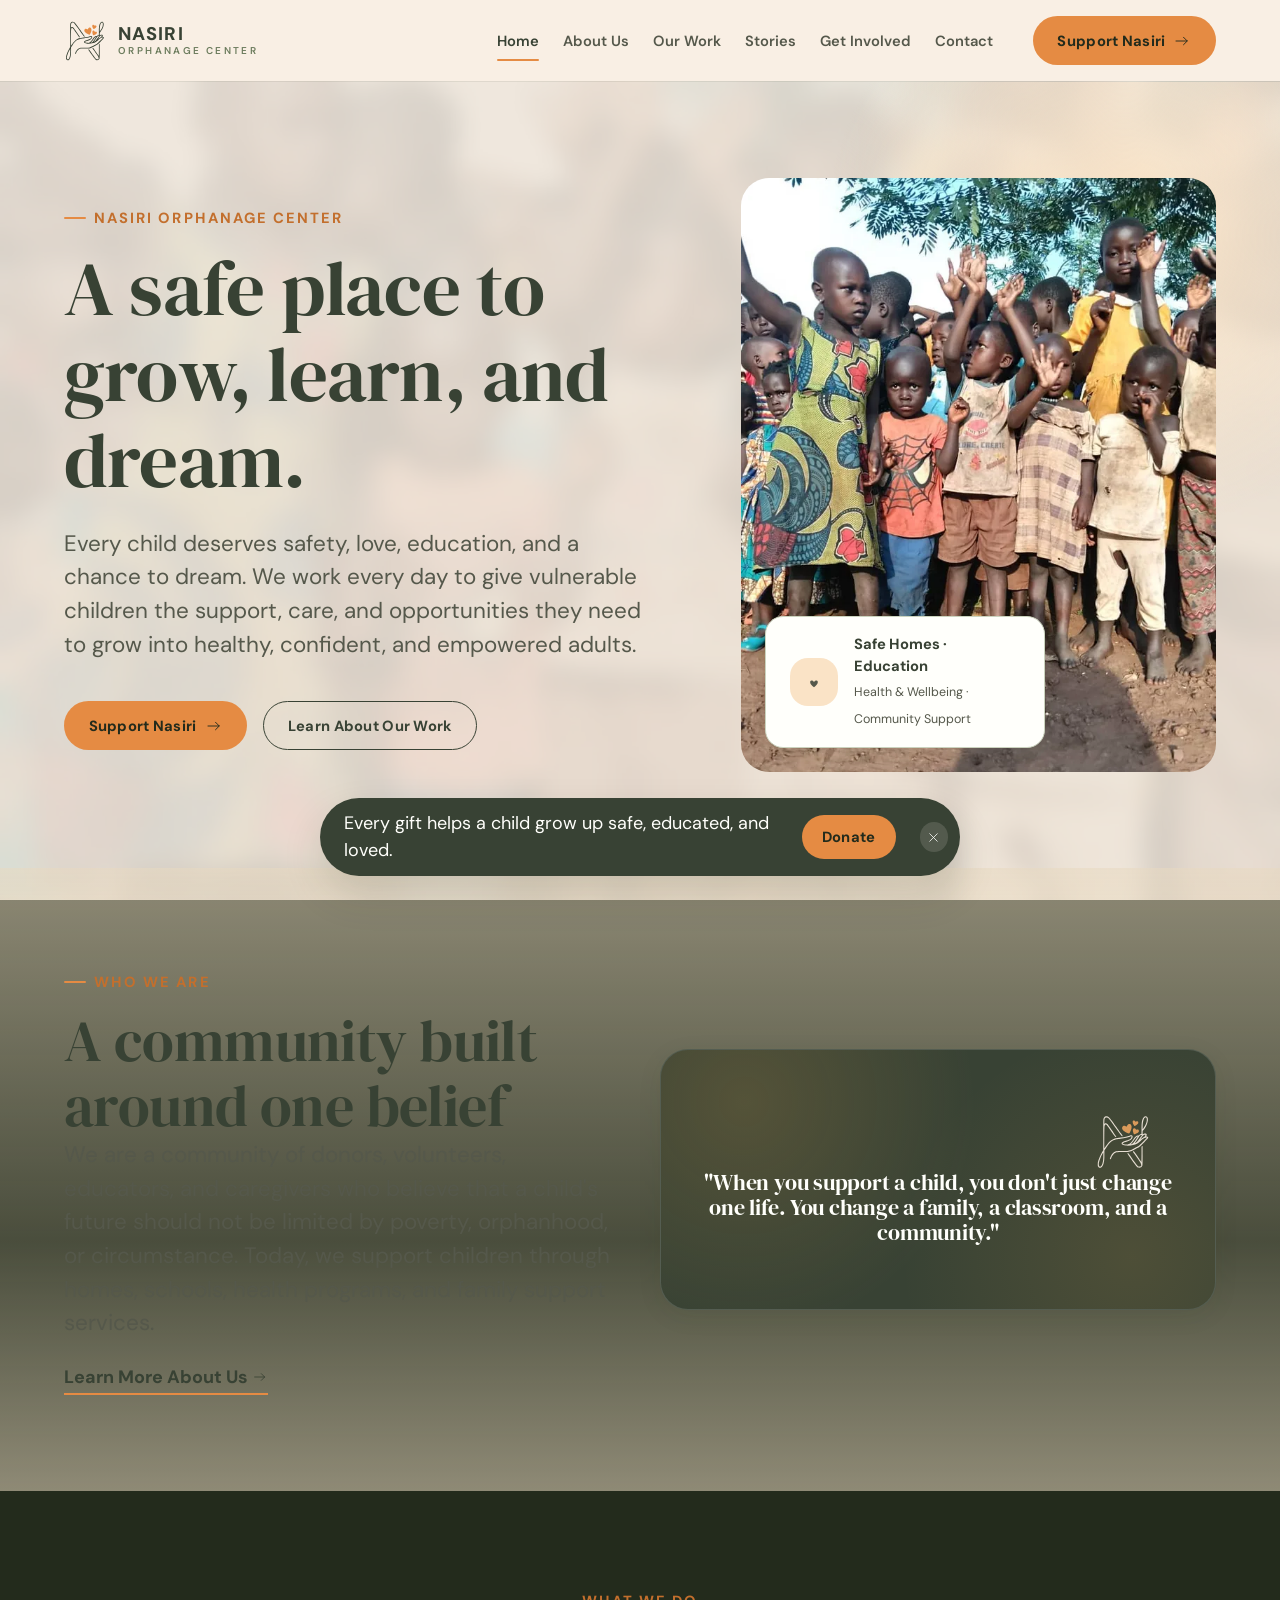
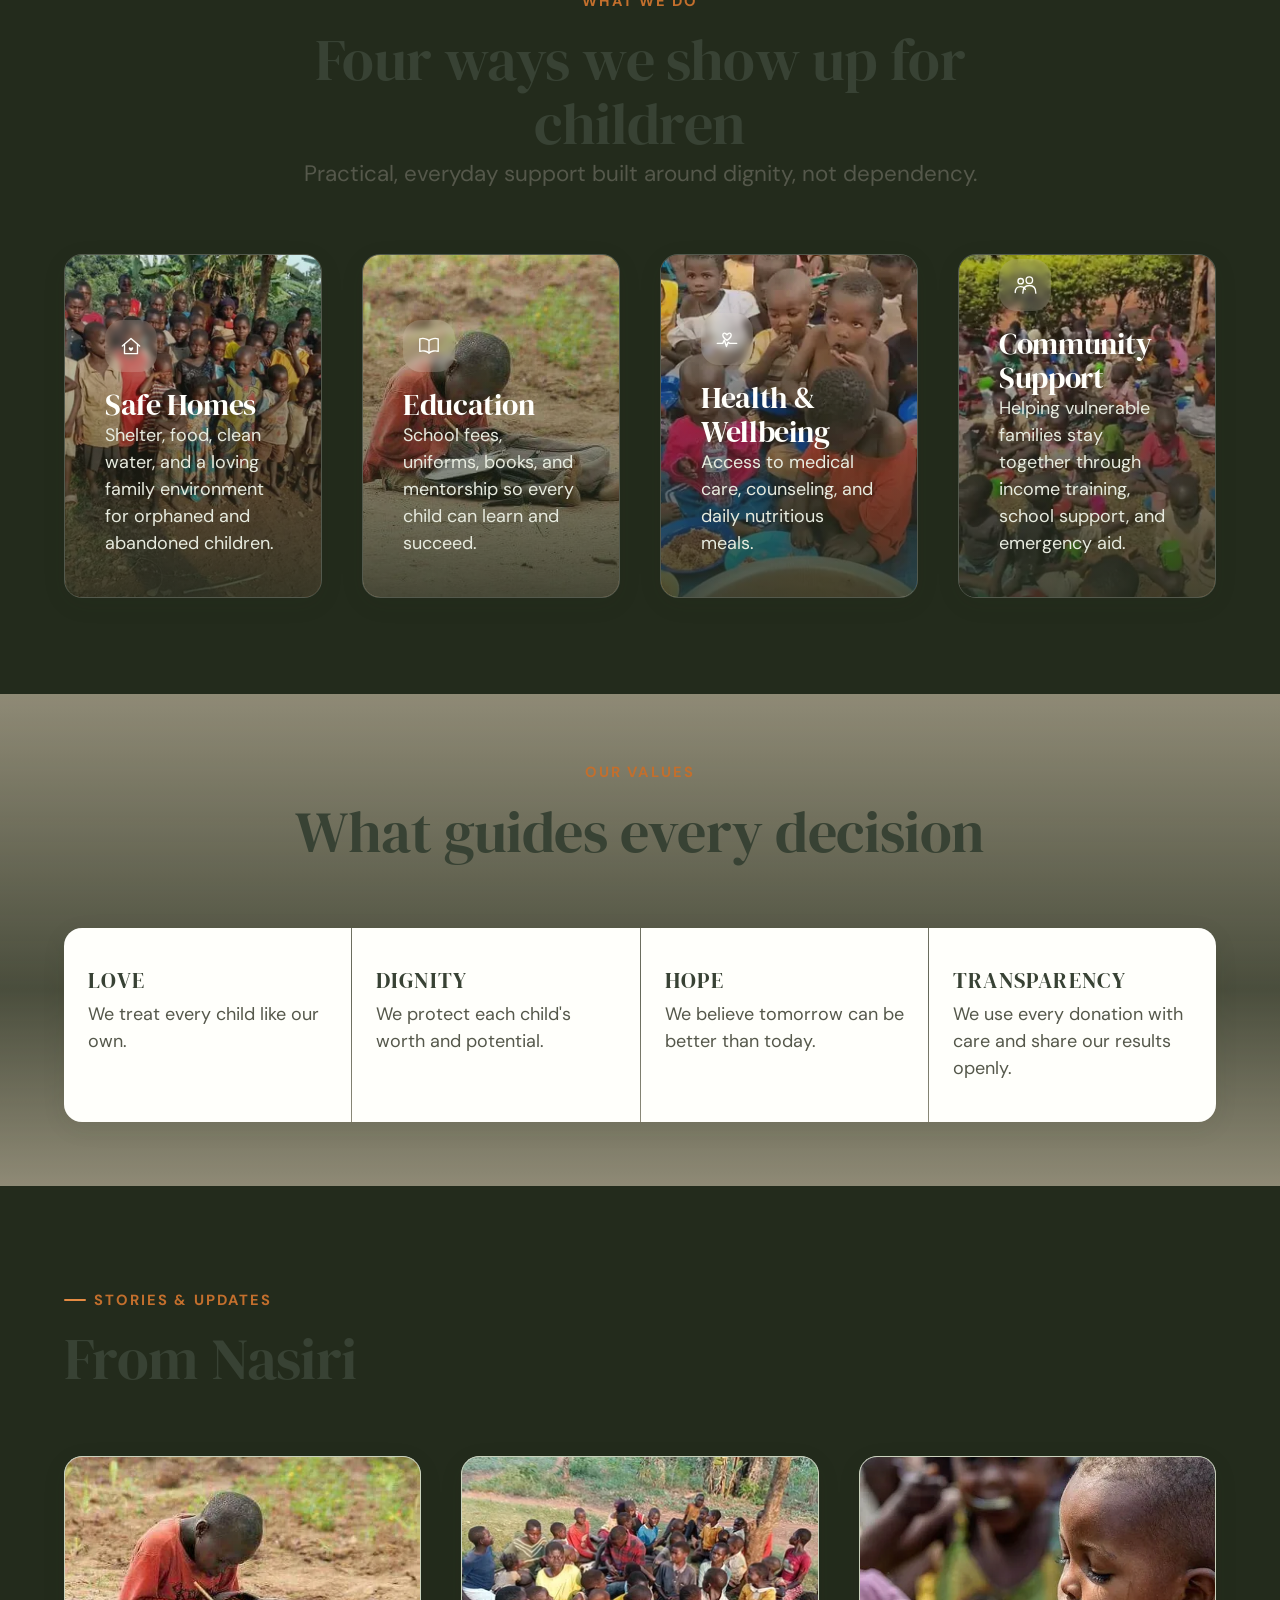
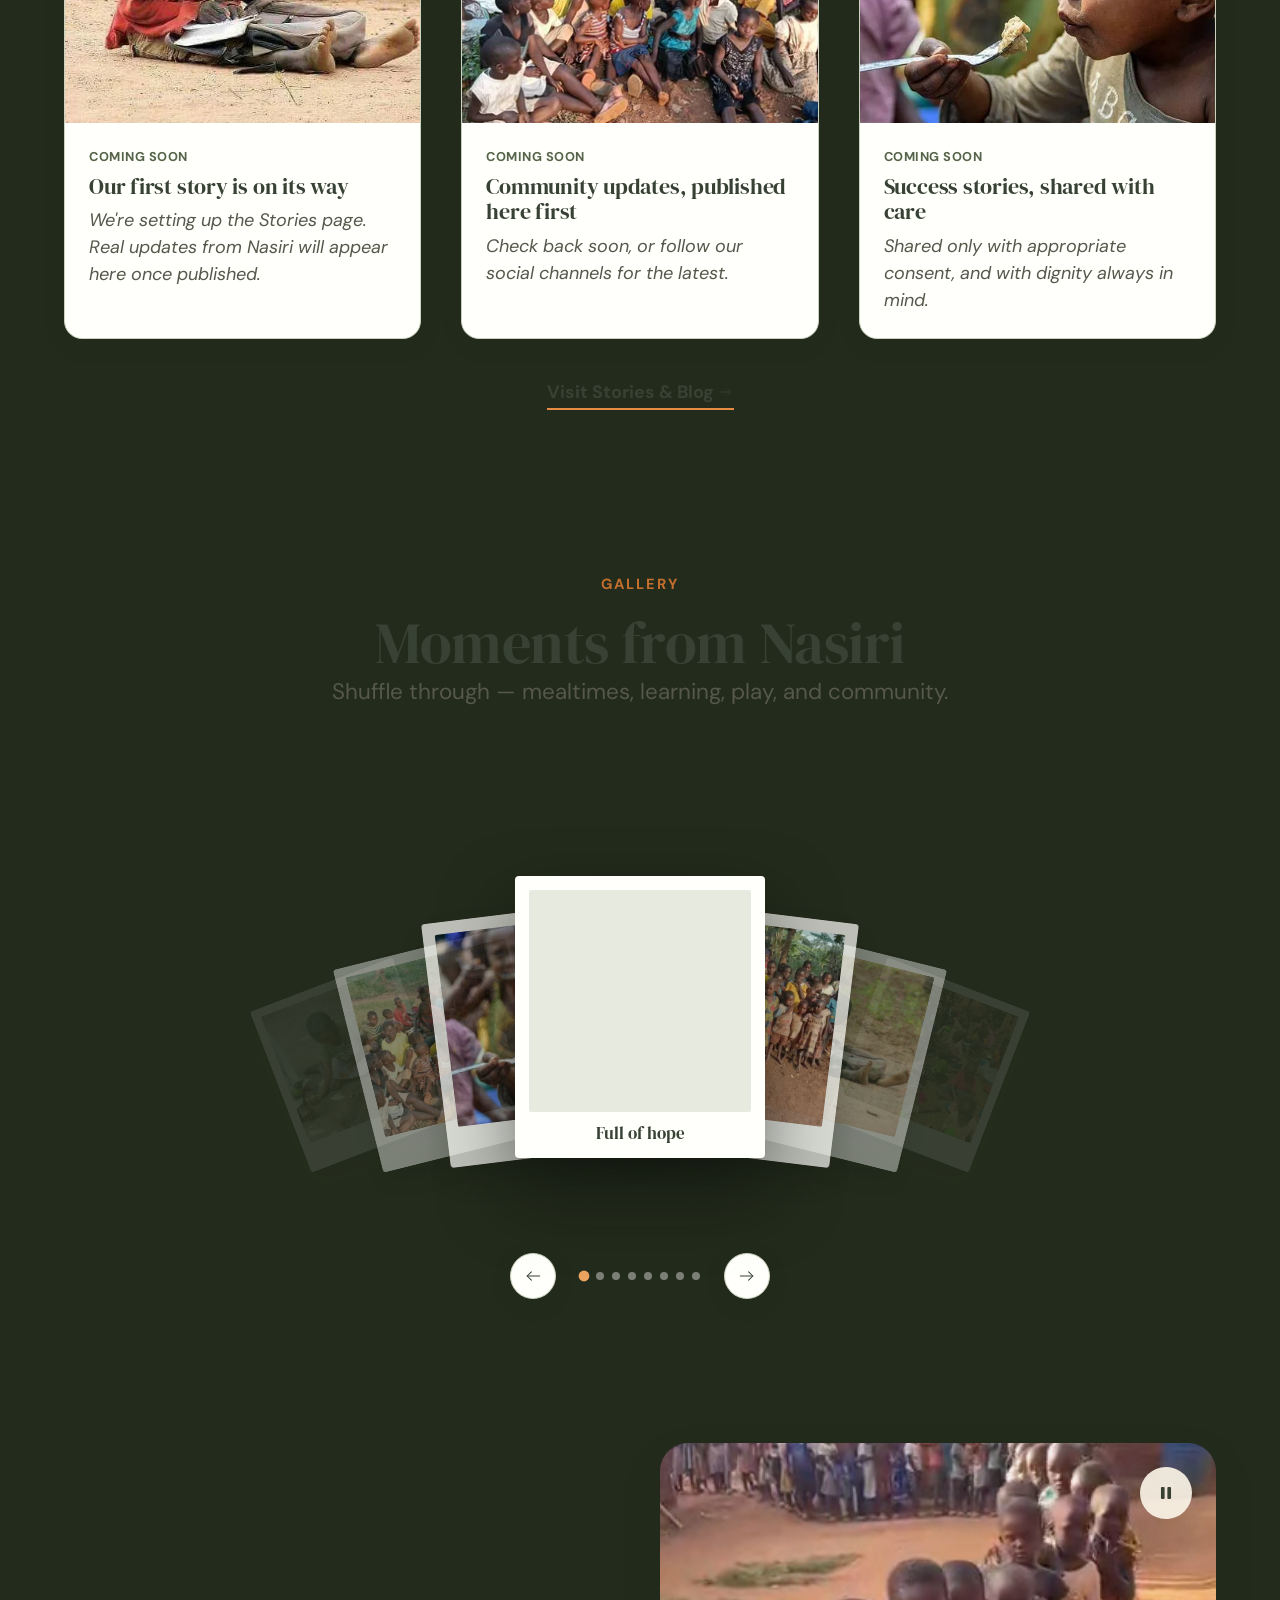
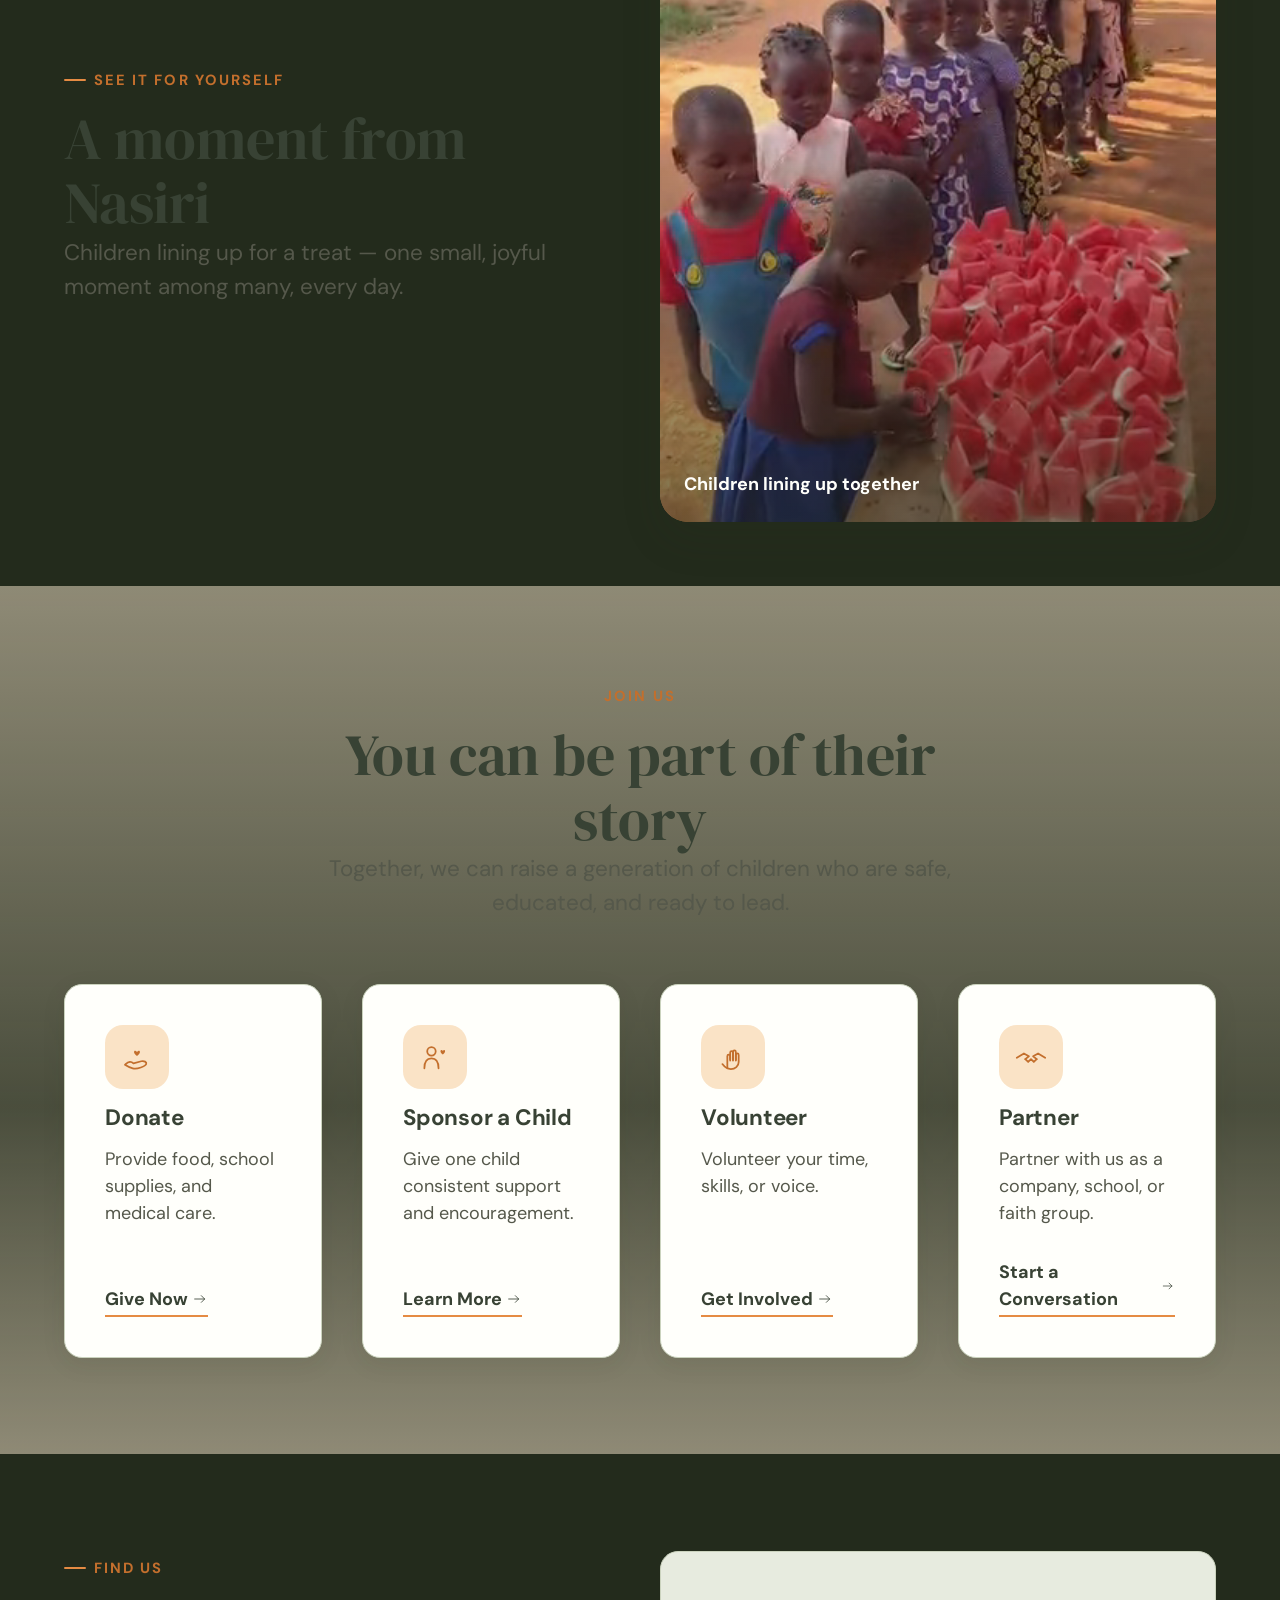
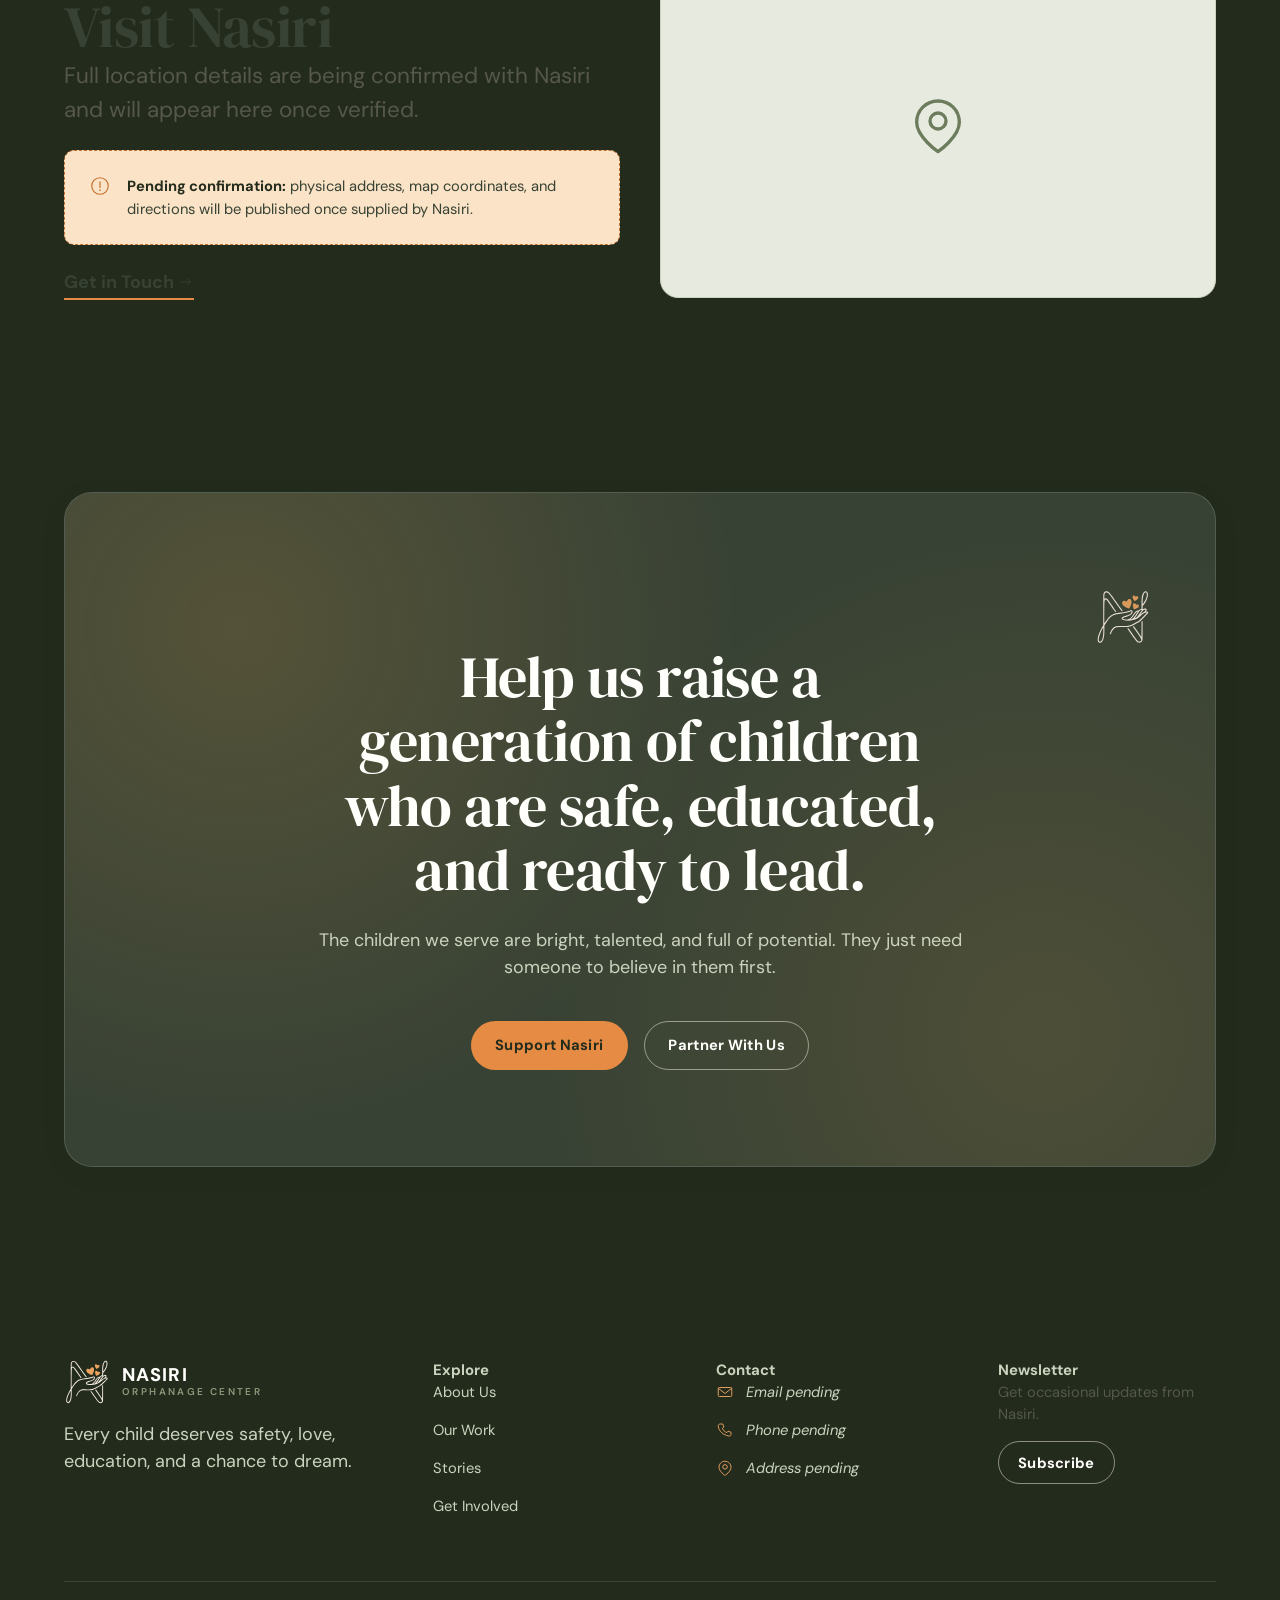
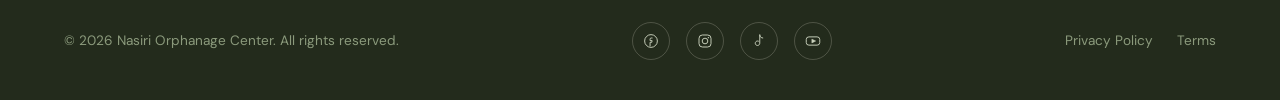
<file: index.html>
<!DOCTYPE html>
<html lang="en">
<head>
  <script>document.documentElement.classList.add("js");</script>
  <meta charset="UTF-8">
  <meta name="viewport" content="width=device-width, initial-scale=1.0">
  <title>Nasiri Orphanage Center — Safety, Love, Education, and a Chance to Dream</title>
  <meta name="description" content="Nasiri Orphanage Center gives vulnerable children safe homes, education, health care, and community support so they can grow into confident, empowered adults.">
  <meta property="og:title" content="Nasiri Orphanage Center">
  <meta property="og:description" content="Every child deserves safety, love, education, and a chance to dream.">
  <meta property="og:type" content="website">
  <meta property="og:image" content="assets/img/og-cover.jpg">
  <link rel="icon" type="image/svg+xml" href="assets/brand/favicon.svg">
  <link rel="preconnect" href="https://fonts.googleapis.com">
  <link rel="preconnect" href="https://fonts.gstatic.com" crossorigin>
  <link href="https://fonts.googleapis.com/css2?family=DM+Serif+Display&family=DM+Sans:wght@400;500;600;700;800&display=swap" rel="stylesheet">
  <link rel="stylesheet" href="css/styles.css">
  <link rel="preload" as="image" href="assets/img/bg/bg-home-lg.webp" fetchpriority="high">
</head>
<body>
  <div class="page-bg" style="background-image:url('assets/img/bg/bg-home-lg.webp')" aria-hidden="true"></div>
  <a class="skip-link" href="#main">Skip to content</a>

  <header class="site-header">
    <div class="wrap site-header__bar">
      <a href="index.html" class="brand">
        <span class="brand__mark"><img src="assets/brand/logo-mark.svg" alt="" width="42" height="42"></span>
        <span class="brand__word"><strong>NASIRI</strong><span>ORPHANAGE CENTER</span></span>
      </a>

      <button class="nav__toggle" data-nav-toggle aria-expanded="false" aria-controls="primary-nav" aria-label="Open menu">
        <svg class="icon" aria-hidden="true"><use href="assets/icons/icons.svg#icon-menu"></use></svg>
      </button>

      <nav class="nav" id="primary-nav" data-nav aria-label="Primary">
        <ul class="nav__list">
          <li><a href="index.html" aria-current="page">Home</a></li>
          <li><a href="about.html">About Us</a></li>
          <li><a href="our-work.html">Our Work</a></li>
          <li><a href="stories.html">Stories</a></li>
          <li><a href="donate.html">Get Involved</a></li>
          <li><a href="contact.html">Contact</a></li>
        </ul>
        <a href="donate.html" class="btn btn--accent nav__cta">
          Support Nasiri
          <svg class="icon" aria-hidden="true"><use href="assets/icons/icons.svg#icon-arrow-right"></use></svg>
        </a>
      </nav>
    </div>
  </header>
  <div class="nav__scrim" data-nav-scrim></div>

  <main id="main">

    <!-- HERO -->
    <section class="hero">
      <div class="wrap hero__grid">
        <div class="hero__copy" data-reveal>
          <span class="eyebrow">Nasiri Orphanage Center</span>
          <h1>A safe place to grow, learn, and dream.</h1>
          <p class="lede">Every child deserves safety, love, education, and a chance to dream. We work every day to give vulnerable children the support, care, and opportunities they need to grow into healthy, confident, and empowered adults.</p>
          <div class="hero__actions">
            <a href="donate.html" class="btn btn--accent">
              Support Nasiri
              <svg class="icon" aria-hidden="true"><use href="assets/icons/icons.svg#icon-arrow-right"></use></svg>
            </a>
            <a href="our-work.html" class="btn btn--outline">Learn About Our Work</a>
          </div>
        </div>

        <div class="hero__art" data-reveal>
          <img src="assets/img/hope-raised-hands-md.webp" srcset="assets/img/hope-raised-hands-sm.webp 480w, assets/img/hope-raised-hands-md.webp 900w" sizes="(max-width: 900px) 88vw, 500px" alt="Children at Nasiri joyfully raising their hands outdoors" width="768" height="1020" loading="eager" fetchpriority="high" style="width:100%;height:100%;object-fit:cover;">
          <div class="hero__badge">
            <span class="icon-badge icon-badge--accent">
              <svg class="icon" aria-hidden="true"><use href="assets/icons/icons.svg#icon-heart"></use></svg>
            </span>
            <div>
              <strong>Safe Homes · Education</strong>
              <span>Health &amp; Wellbeing · Community Support</span>
            </div>
          </div>
        </div>
      </div>
    </section>

    <!-- ABOUT PREVIEW -->
    <section class="section section--alt">
      <div class="wrap grid grid--2" style="align-items:center;">
        <div data-reveal>
          <span class="eyebrow">Who We Are</span>
          <h2>A community built around one belief</h2>
          <p class="lede">We are a community of donors, volunteers, educators, and caregivers who believe that a child's future should not be limited by poverty, orphanhood, or circumstance. Today, we support children through homes, schools, health programs, and family support services.</p>
          <a href="about.html" class="link-inline mt-md">
            Learn More About Us
            <svg class="icon" aria-hidden="true"><use href="assets/icons/icons.svg#icon-arrow-right"></use></svg>
          </a>
        </div>
        <div class="banner" data-reveal style="padding:var(--space-xl) var(--space-lg);">
          <img class="banner__mark" src="assets/brand/logo-mark-reversed.svg" alt="" width="56" height="56">
          <h3 style="color:var(--white); font-size: var(--step-1); position:relative;">"When you support a child, you don't just change one life. You change a family, a classroom, and a community."</h3>
        </div>
      </div>
    </section>

    <!-- WHAT WE DO -->
    <section class="section" id="what-we-do">
      <div class="wrap">
        <div class="section-head center" data-reveal>
          <span class="eyebrow">What We Do</span>
          <h2>Four ways we show up for children</h2>
          <p class="lede" style="margin-inline:auto;">Practical, everyday support built around dignity, not dependency.</p>
        </div>
        <div class="grid grid--4" data-reveal-group>
          <article class="photo-card" data-reveal>
            <img src="assets/img/community-group-1-md.webp" srcset="assets/img/community-group-1-sm.webp 480w, assets/img/community-group-1-md.webp 900w, assets/img/community-group-1-lg.webp 1600w" sizes="(max-width: 768px) 90vw, 480px" alt="Children gathered together at Nasiri" loading="lazy" decoding="async">
            <span class="icon-badge"><svg class="icon" aria-hidden="true"><use href="assets/icons/icons.svg#icon-home"></use></svg></span>
            <h3>Safe Homes</h3>
            <p>Shelter, food, clean water, and a loving family environment for orphaned and abandoned children.</p>
          </article>
          <article class="photo-card" data-reveal>
            <img src="assets/img/education-notebook-md.webp" srcset="assets/img/education-notebook-sm.webp 480w, assets/img/education-notebook-md.webp 900w, assets/img/education-notebook-lg.webp 1600w" sizes="(max-width: 768px) 90vw, 480px" alt="A child writing in a notebook" loading="lazy" decoding="async">
            <span class="icon-badge"><svg class="icon" aria-hidden="true"><use href="assets/icons/icons.svg#icon-education"></use></svg></span>
            <h3>Education</h3>
            <p>School fees, uniforms, books, and mentorship so every child can learn and succeed.</p>
          </article>
          <article class="photo-card" data-reveal>
            <img src="assets/img/mealtime-closeup-md.webp" srcset="assets/img/mealtime-closeup-sm.webp 480w, assets/img/mealtime-closeup-md.webp 900w, assets/img/mealtime-closeup-lg.webp 1600w" sizes="(max-width: 768px) 90vw, 480px" alt="A child enjoying a meal" loading="lazy" decoding="async">
            <span class="icon-badge"><svg class="icon" aria-hidden="true"><use href="assets/icons/icons.svg#icon-health"></use></svg></span>
            <h3>Health &amp; Wellbeing</h3>
            <p>Access to medical care, counseling, and daily nutritious meals.</p>
          </article>
          <article class="photo-card" data-reveal>
            <img src="assets/img/group-mealtime-md.webp" srcset="assets/img/group-mealtime-sm.webp 480w, assets/img/group-mealtime-md.webp 900w, assets/img/group-mealtime-lg.webp 1600w" sizes="(max-width: 768px) 90vw, 480px" alt="A large group of children sharing a meal together" loading="lazy" decoding="async">
            <span class="icon-badge"><svg class="icon" aria-hidden="true"><use href="assets/icons/icons.svg#icon-community"></use></svg></span>
            <h3>Community Support</h3>
            <p>Helping vulnerable families stay together through income training, school support, and emergency aid.</p>
          </article>
        </div>
      </div>
    </section>

    <!-- VALUES STRIP -->
    <section class="section section--tight section--alt">
      <div class="wrap">
        <div class="section-head center" data-reveal>
          <span class="eyebrow">Our Values</span>
          <h2>What guides every decision</h2>
        </div>
        <div class="values-strip" data-reveal>
          <div class="values-strip__item value-card">
            <h4>Love</h4>
            <p>We treat every child like our own.</p>
          </div>
          <div class="values-strip__item value-card">
            <h4>Dignity</h4>
            <p>We protect each child's worth and potential.</p>
          </div>
          <div class="values-strip__item value-card">
            <h4>Hope</h4>
            <p>We believe tomorrow can be better than today.</p>
          </div>
          <div class="values-strip__item value-card">
            <h4>Transparency</h4>
            <p>We use every donation with care and share our results openly.</p>
          </div>
        </div>
      </div>
    </section>

    <!-- STORIES PREVIEW -->
    <section class="section">
      <div class="wrap">
        <div class="section-head" data-reveal>
          <span class="eyebrow">Stories &amp; Updates</span>
          <h2>From Nasiri</h2>
        </div>
        <div class="grid grid--3" data-reveal-group>
          <div class="media-card" data-reveal>
            <div class="media-card__figure">
              <img src="assets/img/education-notebook-md.webp" srcset="assets/img/education-notebook-sm.webp 480w, assets/img/education-notebook-md.webp 900w, assets/img/education-notebook-lg.webp 1600w" sizes="(max-width: 768px) 90vw, 480px" alt="A child writing in a notebook" loading="lazy" decoding="async">
            </div>
            <div class="media-card__body">
              <span class="media-card__meta">Coming Soon</span>
              <h3>Our first story is on its way</h3>
              <p class="placeholder-text">We're setting up the Stories page. Real updates from Nasiri will appear here once published.</p>
            </div>
          </div>
          <div class="media-card" data-reveal>
            <div class="media-card__figure">
              <img src="assets/img/community-gathering-md.webp" srcset="assets/img/community-gathering-sm.webp 480w, assets/img/community-gathering-md.webp 900w, assets/img/community-gathering-lg.webp 1600w" sizes="(max-width: 768px) 90vw, 480px" alt="Children gathered together at Nasiri" loading="lazy" decoding="async">
            </div>
            <div class="media-card__body">
              <span class="media-card__meta">Coming Soon</span>
              <h3>Community updates, published here first</h3>
              <p class="placeholder-text">Check back soon, or follow our social channels for the latest.</p>
            </div>
          </div>
          <div class="media-card" data-reveal>
            <div class="media-card__figure">
              <img src="assets/img/mealtime-fork-md.webp" srcset="assets/img/mealtime-fork-sm.webp 480w, assets/img/mealtime-fork-md.webp 900w, assets/img/mealtime-fork-lg.webp 1600w" sizes="(max-width: 768px) 90vw, 480px" alt="A child enjoying a meal" loading="lazy" decoding="async">
            </div>
            <div class="media-card__body">
              <span class="media-card__meta">Coming Soon</span>
              <h3>Success stories, shared with care</h3>
              <p class="placeholder-text">Shared only with appropriate consent, and with dignity always in mind.</p>
            </div>
          </div>
        </div>
        <div class="text-center mt-lg" data-reveal>
          <a href="stories.html" class="link-inline">
            Visit Stories &amp; Blog
            <svg class="icon" aria-hidden="true"><use href="assets/icons/icons.svg#icon-arrow-right"></use></svg>
          </a>
        </div>
      </div>
    </section>

    <!-- GALLERY: Polaroid Shuffle -->
    <section class="section section--tight">
      <div class="wrap">
        <div class="section-head center" data-reveal>
          <span class="eyebrow">Gallery</span>
          <h2>Moments from Nasiri</h2>
          <p class="lede" style="margin-inline:auto;">Shuffle through — mealtimes, learning, play, and community.</p>
        </div>
      </div>
      <div class="polaroid-carousel" data-polaroid-carousel data-reveal>
        <div class="polaroid-stage" data-polaroid-stage tabindex="0" role="group" aria-roledescription="carousel" aria-label="Nasiri moments, use arrow keys to browse">

          <button class="polaroid" type="button">
            <span class="polaroid__photo"><img src="assets/img/hope-raised-hands-sm.webp" srcset="assets/img/hope-raised-hands-sm.webp 480w, assets/img/hope-raised-hands-md.webp 900w" sizes="250px" alt="Children joyfully raising their hands" loading="lazy" decoding="async"></span>
            <span class="polaroid__caption">Full of hope</span>
          </button>

          <button class="polaroid" type="button">
            <span class="polaroid__photo"><img src="assets/img/community-group-1-sm.webp" srcset="assets/img/community-group-1-sm.webp 480w, assets/img/community-group-1-md.webp 900w" sizes="250px" alt="A large group of children together at Nasiri" loading="lazy" decoding="async"></span>
            <span class="polaroid__caption">Our community</span>
          </button>

          <button class="polaroid" type="button">
            <span class="polaroid__photo"><img src="assets/img/education-notebook-sm.webp" srcset="assets/img/education-notebook-sm.webp 480w, assets/img/education-notebook-md.webp 900w" sizes="250px" alt="A child writing in a notebook outdoors" loading="lazy" decoding="async"></span>
            <span class="polaroid__caption">Learning every day</span>
          </button>

          <button class="polaroid" type="button">
            <span class="polaroid__photo"><img src="assets/img/group-mealtime-sm.webp" srcset="assets/img/group-mealtime-sm.webp 480w, assets/img/group-mealtime-md.webp 900w" sizes="250px" alt="Children sharing a meal together outdoors" loading="lazy" decoding="async"></span>
            <span class="polaroid__caption">Sharing a meal</span>
          </button>

          <button class="polaroid" type="button">
            <span class="polaroid__photo"><img src="assets/img/joyful-run-sm.webp" srcset="assets/img/joyful-run-sm.webp 480w, assets/img/joyful-run-md.webp 900w" sizes="250px" alt="A child running joyfully" loading="lazy" decoding="async"></span>
            <span class="polaroid__caption">Pure joy</span>
          </button>

          <button class="polaroid" type="button">
            <span class="polaroid__photo"><img src="assets/img/children-playing-game-sm.webp" srcset="assets/img/children-playing-game-sm.webp 480w, assets/img/children-playing-game-md.webp 900w" sizes="250px" alt="Children playing a traditional game together" loading="lazy" decoding="async"></span>
            <span class="polaroid__caption">Time to play</span>
          </button>

          <button class="polaroid" type="button">
            <span class="polaroid__photo"><img src="assets/img/community-gathering-sm.webp" srcset="assets/img/community-gathering-sm.webp 480w, assets/img/community-gathering-md.webp 900w" sizes="250px" alt="Children gathered together outdoors" loading="lazy" decoding="async"></span>
            <span class="polaroid__caption">Together</span>
          </button>

          <button class="polaroid" type="button">
            <span class="polaroid__photo"><img src="assets/img/mealtime-fork-sm.webp" srcset="assets/img/mealtime-fork-sm.webp 480w, assets/img/mealtime-fork-md.webp 900w" sizes="250px" alt="A child enjoying a meal" loading="lazy" decoding="async"></span>
            <span class="polaroid__caption">Nourished</span>
          </button>

        </div>
        <div class="polaroid-carousel__controls">
          <button class="carousel__btn carousel__btn--prev" data-polaroid-prev aria-label="Previous photo">
            <svg class="icon" aria-hidden="true"><use href="assets/icons/icons.svg#icon-arrow-right"></use></svg>
          </button>
          <div class="polaroid-dots" data-polaroid-dots></div>
          <button class="carousel__btn carousel__btn--next" data-polaroid-next aria-label="Next photo">
            <svg class="icon" aria-hidden="true"><use href="assets/icons/icons.svg#icon-arrow-right"></use></svg>
          </button>
        </div>
      </div>
    </section>

    <!-- VIDEO MOMENT -->
    <section class="section section--tight">
      <div class="wrap grid grid--2" style="align-items:center;">
        <div data-reveal>
          <span class="eyebrow">See It For Yourself</span>
          <h2>A moment from Nasiri</h2>
          <p class="lede">Children lining up for a treat — one small, joyful moment among many, every day.</p>
        </div>
        <div class="video-feature" data-video-feature data-reveal>
          <video poster="assets/video/poster-watermelon.webp" muted loop playsinline preload="metadata">
            <source src="assets/video/watermelon-moment.webm" type="video/webm">
            <source src="assets/video/watermelon-moment.mp4" type="video/mp4">
          </video>
          <p class="video-feature__caption">Children lining up together</p>
          <button class="video-feature__toggle" data-video-toggle aria-label="Play video">
            <svg class="icon icon-play" aria-hidden="true"><use href="assets/icons/icons.svg#icon-play"></use></svg>
            <svg class="icon icon-pause" aria-hidden="true"><use href="assets/icons/icons.svg#icon-pause"></use></svg>
          </button>
        </div>
      </div>
    </section>

    <!-- GET INVOLVED -->
    <section class="section section--alt" id="get-involved">
      <div class="wrap">
        <div class="section-head center" data-reveal>
          <span class="eyebrow">Join Us</span>
          <h2>You can be part of their story</h2>
          <p class="lede" style="margin-inline:auto;">Together, we can raise a generation of children who are safe, educated, and ready to lead.</p>
        </div>
        <div class="grid grid--4" data-reveal-group>
          <div class="action-tile" data-reveal>
            <span class="icon-badge icon-badge--accent"><svg class="icon" aria-hidden="true"><use href="assets/icons/icons.svg#icon-donate"></use></svg></span>
            <h4>Donate</h4>
            <p>Provide food, school supplies, and medical care.</p>
            <div class="action-tile__foot"><a href="donate.html" class="link-inline">Give Now <svg class="icon" aria-hidden="true"><use href="assets/icons/icons.svg#icon-arrow-right"></use></svg></a></div>
          </div>
          <div class="action-tile" data-reveal>
            <span class="icon-badge icon-badge--accent"><svg class="icon" aria-hidden="true"><use href="assets/icons/icons.svg#icon-sponsor"></use></svg></span>
            <h4>Sponsor a Child</h4>
            <p>Give one child consistent support and encouragement.</p>
            <div class="action-tile__foot"><a href="donate.html#sponsor" class="link-inline">Learn More <svg class="icon" aria-hidden="true"><use href="assets/icons/icons.svg#icon-arrow-right"></use></svg></a></div>
          </div>
          <div class="action-tile" data-reveal>
            <span class="icon-badge icon-badge--accent"><svg class="icon" aria-hidden="true"><use href="assets/icons/icons.svg#icon-volunteer"></use></svg></span>
            <h4>Volunteer</h4>
            <p>Volunteer your time, skills, or voice.</p>
            <div class="action-tile__foot"><a href="donate.html#volunteer" class="link-inline">Get Involved <svg class="icon" aria-hidden="true"><use href="assets/icons/icons.svg#icon-arrow-right"></use></svg></a></div>
          </div>
          <div class="action-tile" data-reveal>
            <span class="icon-badge icon-badge--accent"><svg class="icon" aria-hidden="true"><use href="assets/icons/icons.svg#icon-partner"></use></svg></span>
            <h4>Partner</h4>
            <p>Partner with us as a company, school, or faith group.</p>
            <div class="action-tile__foot"><a href="donate.html#partner" class="link-inline">Start a Conversation <svg class="icon" aria-hidden="true"><use href="assets/icons/icons.svg#icon-arrow-right"></use></svg></a></div>
          </div>
        </div>
      </div>
    </section>

    <!-- LOCATION -->
    <section class="section">
      <div class="wrap grid grid--2" style="align-items:center;">
        <div data-reveal>
          <span class="eyebrow">Find Us</span>
          <h2>Visit Nasiri</h2>
          <p class="lede">Full location details are being confirmed with Nasiri and will appear here once verified.</p>
          <div class="notice mt-md">
            <svg class="icon" aria-hidden="true"><use href="assets/icons/icons.svg#icon-alert"></use></svg>
            <span><strong>Pending confirmation:</strong> physical address, map coordinates, and directions will be published once supplied by Nasiri.</span>
          </div>
          <a href="contact.html" class="link-inline mt-md">
            Get in Touch
            <svg class="icon" aria-hidden="true"><use href="assets/icons/icons.svg#icon-arrow-right"></use></svg>
          </a>
        </div>
        <div class="map-frame" data-reveal style="display:grid; place-items:center; background:var(--sage-100);">
          <div class="placeholder-figure" style="color:var(--sage-500);">
            <svg class="icon" aria-hidden="true" style="width:64px;height:64px;"><use href="assets/icons/icons.svg#icon-location"></use></svg>
          </div>
        </div>
      </div>
    </section>

    <!-- FINAL CTA -->
    <section class="section">
      <div class="wrap">
        <div class="banner" data-reveal>
          <img class="banner__mark" src="assets/brand/logo-mark-reversed.svg" alt="" width="56" height="56">
          <h2>Help us raise a generation of children who are safe, educated, and ready to lead.</h2>
          <p>The children we serve are bright, talented, and full of potential. They just need someone to believe in them first.</p>
          <div class="hero__actions" style="justify-content:center; margin-top: var(--space-lg); position:relative;">
            <a href="donate.html" class="btn btn--accent">Support Nasiri</a>
            <a href="contact.html" class="btn btn--ghost-light">Partner With Us</a>
          </div>
        </div>
      </div>
    </section>

  </main>

  <footer class="site-footer" id="footer">
    <div class="wrap">
      <div class="footer__grid">
        <div class="footer__brand">
          <a href="index.html" class="brand">
            <span class="brand__mark"><img src="assets/brand/logo-mark-reversed.svg" alt="" width="46" height="46"></span>
            <span class="brand__word"><strong>NASIRI</strong><span>ORPHANAGE CENTER</span></span>
          </a>
          <p>Every child deserves safety, love, education, and a chance to dream.</p>
        </div>
        <div class="footer__col">
          <h5>Explore</h5>
          <ul class="footer__list">
            <li><a href="about.html">About Us</a></li>
            <li><a href="our-work.html">Our Work</a></li>
            <li><a href="stories.html">Stories</a></li>
            <li><a href="donate.html">Get Involved</a></li>
          </ul>
        </div>
        <div class="footer__col">
          <h5>Contact</h5>
          <ul class="footer__list">
            <li><svg class="icon" aria-hidden="true"><use href="assets/icons/icons.svg#icon-mail"></use></svg><span class="placeholder-text">Email pending</span></li>
            <li><svg class="icon" aria-hidden="true"><use href="assets/icons/icons.svg#icon-phone"></use></svg><span class="placeholder-text">Phone pending</span></li>
            <li><svg class="icon" aria-hidden="true"><use href="assets/icons/icons.svg#icon-location"></use></svg><span class="placeholder-text">Address pending</span></li>
          </ul>
        </div>
        <div class="footer__col">
          <h5>Newsletter</h5>
          <p style="font-size:var(--step--1); margin-bottom:var(--space-sm);">Get occasional updates from Nasiri.</p>
          <a href="contact.html#newsletter" class="btn btn--sm btn--ghost-light">Subscribe</a>
        </div>
      </div>
      <div class="footer__bottom">
        <span>&copy; <span data-year>2026</span> Nasiri Orphanage Center. All rights reserved.</span>
        <div class="footer__socials">
          <a href="#" aria-label="Facebook"><svg class="icon" aria-hidden="true"><use href="assets/icons/icons.svg#icon-facebook"></use></svg></a>
          <a href="#" aria-label="Instagram"><svg class="icon" aria-hidden="true"><use href="assets/icons/icons.svg#icon-instagram"></use></svg></a>
          <a href="#" aria-label="TikTok"><svg class="icon" aria-hidden="true"><use href="assets/icons/icons.svg#icon-tiktok"></use></svg></a>
          <a href="#" aria-label="YouTube"><svg class="icon" aria-hidden="true"><use href="assets/icons/icons.svg#icon-youtube"></use></svg></a>
        </div>
        <div class="footer__legal">
          <a href="privacy.html">Privacy Policy</a>
          <a href="terms.html">Terms</a>
        </div>
      </div>
    </div>
  </footer>

  <div class="donate-bar" data-donate-bar hidden>
    <span>Every gift helps a child grow up safe, educated, and loved.</span>
    <a href="donate.html" class="btn btn--accent btn--sm">Donate</a>
    <button class="donate-bar__close" data-donate-bar-close aria-label="Dismiss">
      <svg class="icon" aria-hidden="true"><use href="assets/icons/icons.svg#icon-close"></use></svg>
    </button>
  </div>

  <script src="js/main.js"></script>
</body>
</html>
</file>
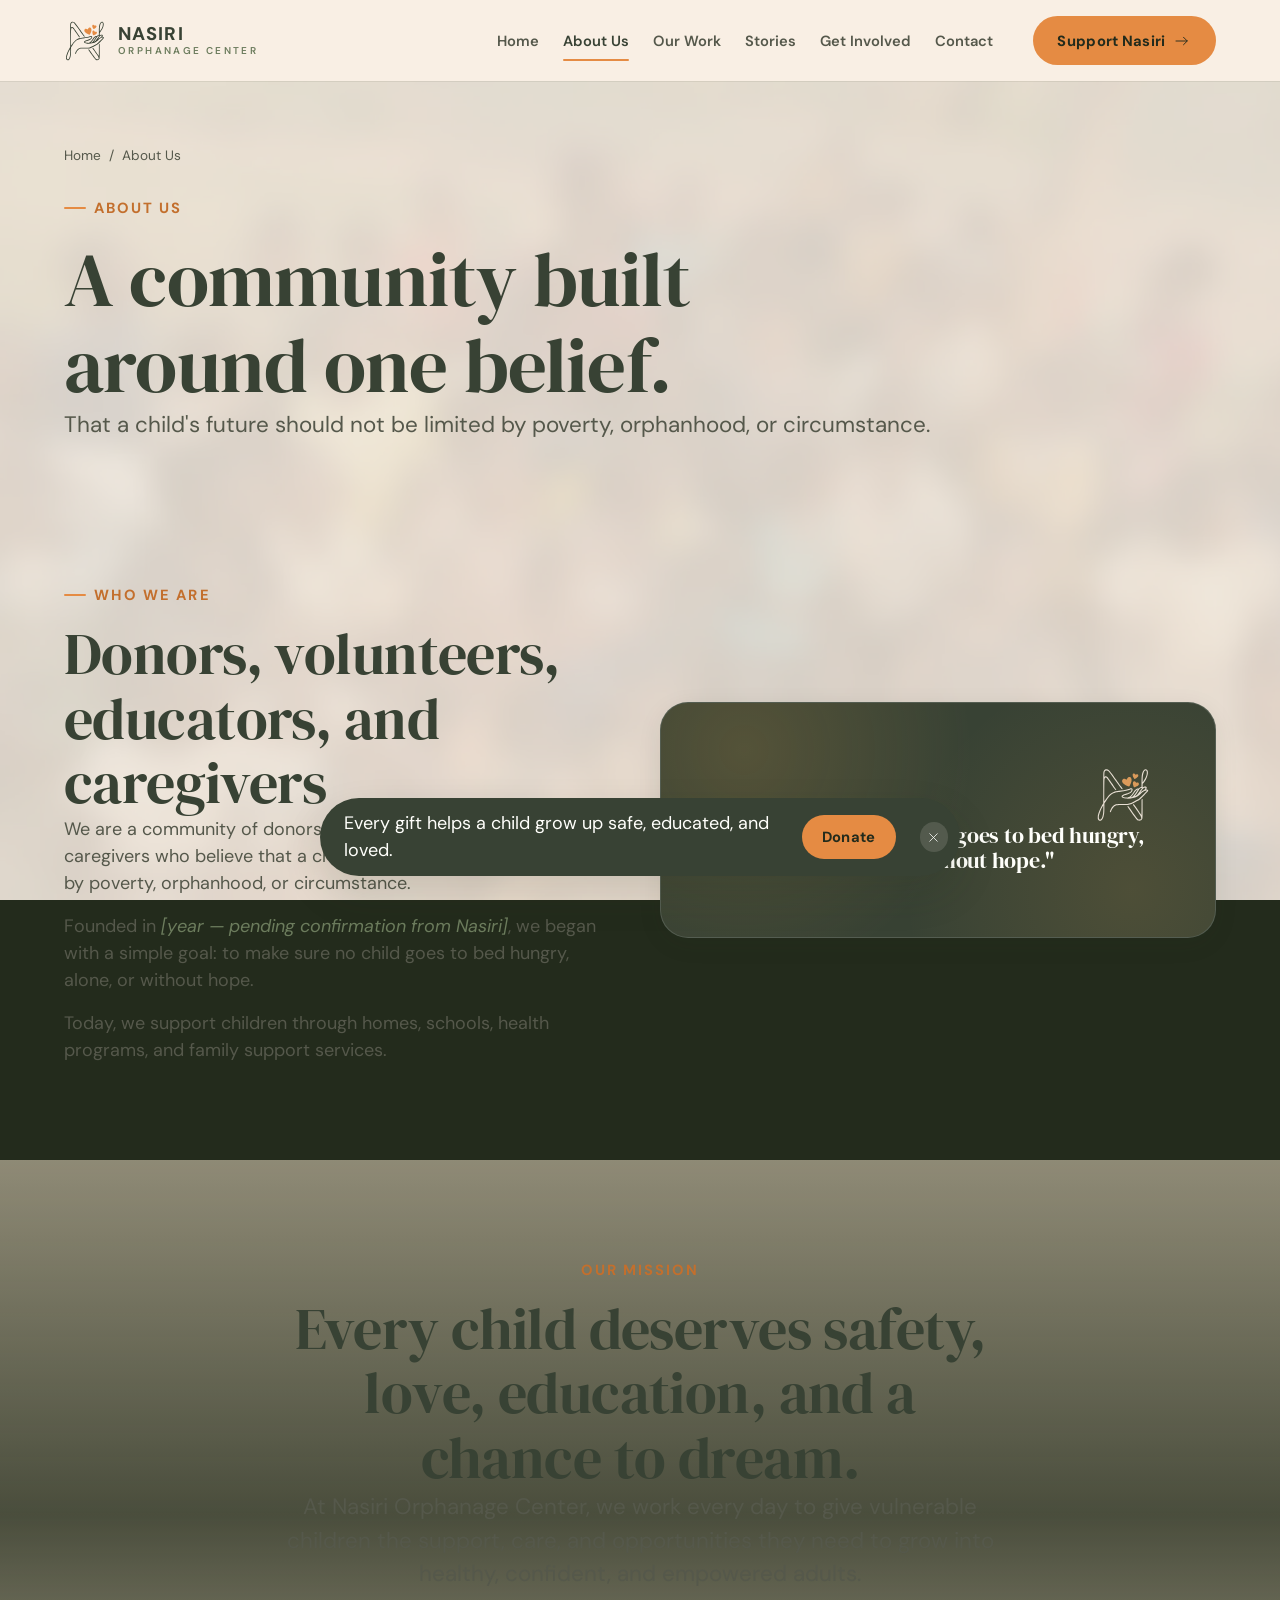
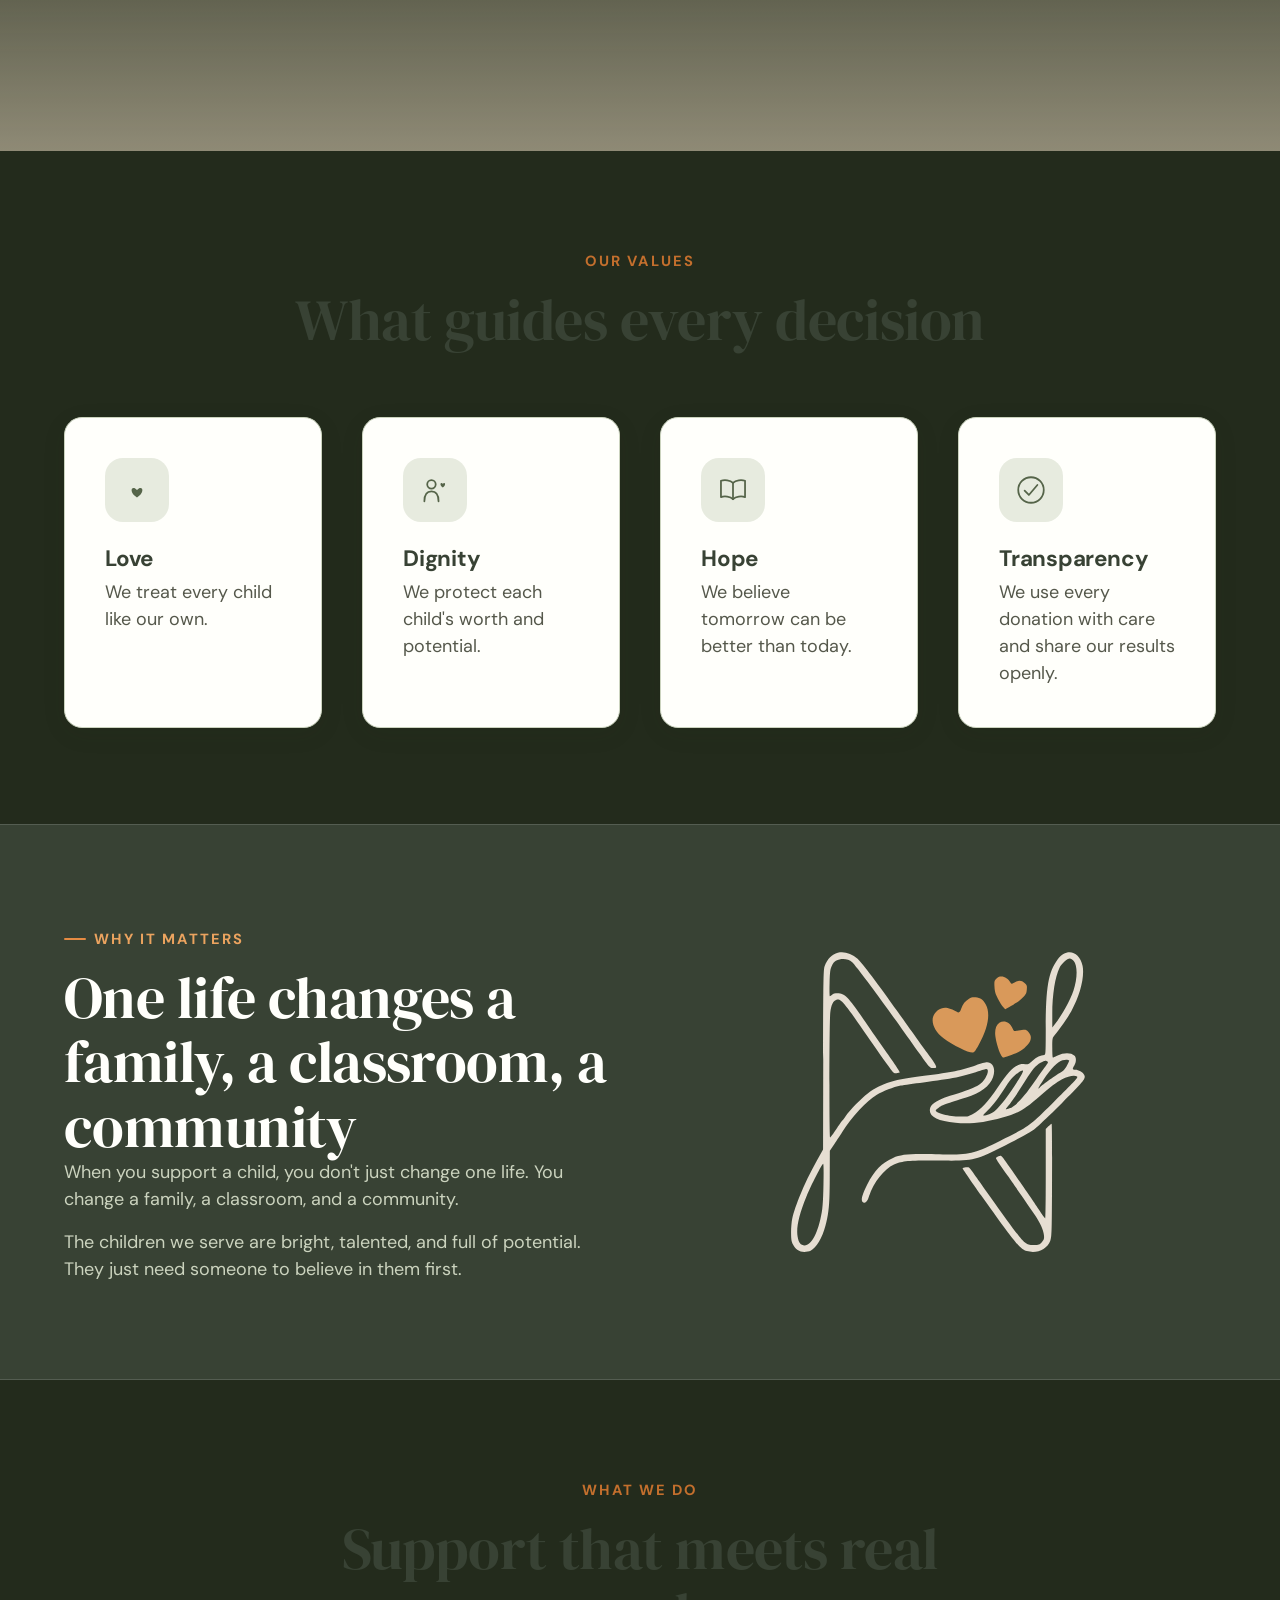
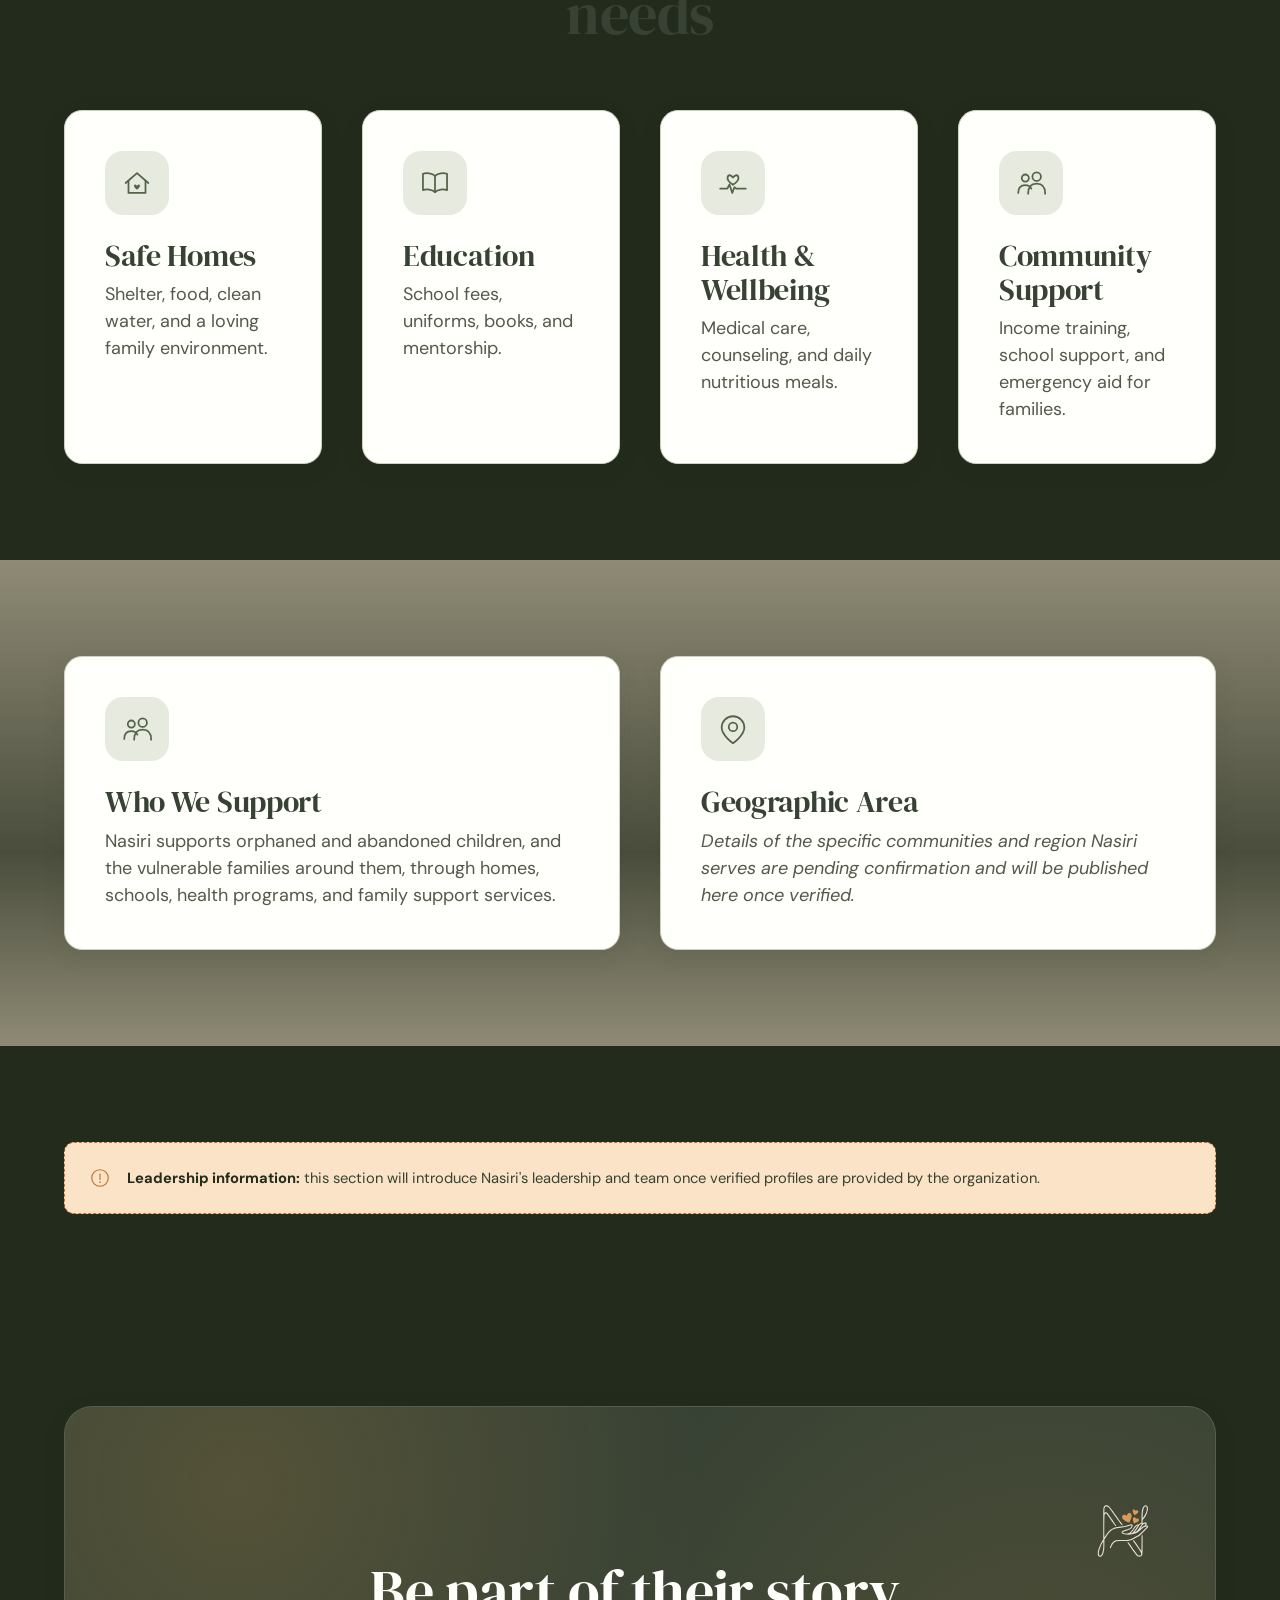
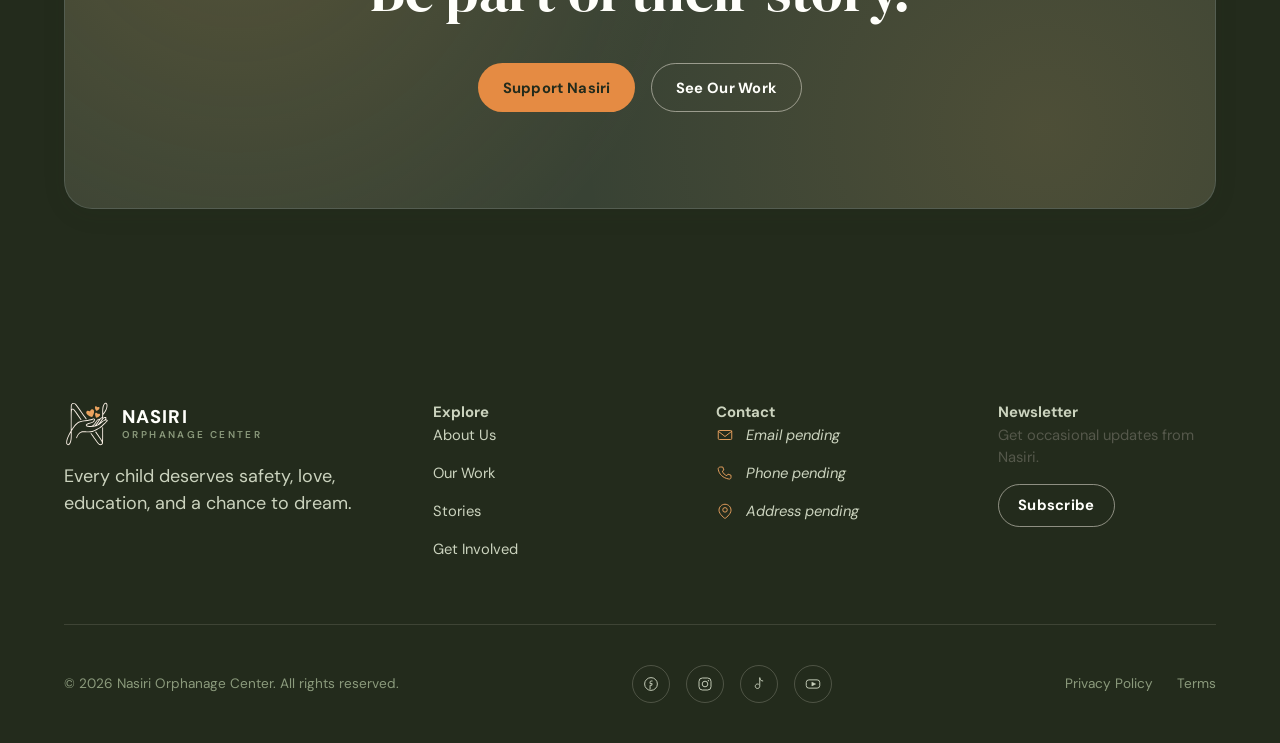
<file: about.html>
<!DOCTYPE html>
<html lang="en">
<head>
  <script>document.documentElement.classList.add("js");</script>
  <meta charset="UTF-8">
  <meta name="viewport" content="width=device-width, initial-scale=1.0">
  <title>About Us — Nasiri Orphanage Center</title>
  <meta name="description" content="Learn who Nasiri is, our mission, our values, and why our work matters to the children and families we support.">
  <meta property="og:image" content="assets/img/og-cover.jpg">
  <link rel="icon" type="image/svg+xml" href="assets/brand/favicon.svg">
  <link rel="preconnect" href="https://fonts.googleapis.com">
  <link rel="preconnect" href="https://fonts.gstatic.com" crossorigin>
  <link href="https://fonts.googleapis.com/css2?family=DM+Serif+Display&family=DM+Sans:wght@400;500;600;700;800&display=swap" rel="stylesheet">
  <link rel="stylesheet" href="css/styles.css">
  <link rel="preload" as="image" href="assets/img/bg/bg-about-lg.webp" fetchpriority="high">
</head>
<body>
  <div class="page-bg" style="background-image:url('assets/img/bg/bg-about-lg.webp')" aria-hidden="true"></div>
  <a class="skip-link" href="#main">Skip to content</a>

  <header class="site-header">
    <div class="wrap site-header__bar">
      <a href="index.html" class="brand">
        <span class="brand__mark"><img src="assets/brand/logo-mark.svg" alt="" width="42" height="42"></span>
        <span class="brand__word"><strong>NASIRI</strong><span>ORPHANAGE CENTER</span></span>
      </a>
      <button class="nav__toggle" data-nav-toggle aria-expanded="false" aria-controls="primary-nav" aria-label="Open menu">
        <svg class="icon" aria-hidden="true"><use href="assets/icons/icons.svg#icon-menu"></use></svg>
      </button>
      <nav class="nav" id="primary-nav" data-nav aria-label="Primary">
        <ul class="nav__list">
          <li><a href="index.html">Home</a></li>
          <li><a href="about.html" aria-current="page">About Us</a></li>
          <li><a href="our-work.html">Our Work</a></li>
          <li><a href="stories.html">Stories</a></li>
          <li><a href="donate.html">Get Involved</a></li>
          <li><a href="contact.html">Contact</a></li>
        </ul>
        <a href="donate.html" class="btn btn--accent nav__cta">
          Support Nasiri
          <svg class="icon" aria-hidden="true"><use href="assets/icons/icons.svg#icon-arrow-right"></use></svg>
        </a>
      </nav>
    </div>
  </header>
  <div class="nav__scrim" data-nav-scrim></div>

  <main id="main">

    <section class="page-hero wrap">
      <div class="breadcrumb"><a href="index.html">Home</a><span>/</span><span>About Us</span></div>
      <span class="eyebrow" data-reveal>About Us</span>
      <h1 data-reveal>A community built around one belief.</h1>
      <p class="lede" data-reveal>That a child's future should not be limited by poverty, orphanhood, or circumstance.</p>
    </section>

    <!-- WHO WE ARE -->
    <section class="section">
      <div class="wrap grid grid--2" style="align-items:center;">
        <div data-reveal>
          <span class="eyebrow">Who We Are</span>
          <h2>Donors, volunteers, educators, and caregivers</h2>
          <p>We are a community of donors, volunteers, educators, and caregivers who believe that a child's future should not be limited by poverty, orphanhood, or circumstance.</p>
          <p>Founded in <span class="placeholder-text">[year — pending confirmation from Nasiri]</span>, we began with a simple goal: to make sure no child goes to bed hungry, alone, or without hope.</p>
          <p>Today, we support children through homes, schools, health programs, and family support services.</p>
        </div>
        <div class="banner" data-reveal style="padding:var(--space-xl) var(--space-lg);">
          <img class="banner__mark" src="assets/brand/logo-mark-reversed.svg" alt="" width="56" height="56">
          <h3 style="color:var(--white); font-size:var(--step-1); position:relative;">"To make sure no child goes to bed hungry, alone, or without hope."</h3>
        </div>
      </div>
    </section>

    <!-- MISSION -->
    <section class="section section--alt">
      <div class="wrap">
        <div class="section-head center" data-reveal>
          <span class="eyebrow">Our Mission</span>
          <h2>Every child deserves safety, love, education, and a chance to dream.</h2>
          <p class="lede" style="margin-inline:auto;">At Nasiri Orphanage Center, we work every day to give vulnerable children the support, care, and opportunities they need to grow into healthy, confident, and empowered adults.</p>
        </div>
      </div>
    </section>

    <!-- VALUES -->
    <section class="section">
      <div class="wrap">
        <div class="section-head center" data-reveal>
          <span class="eyebrow">Our Values</span>
          <h2>What guides every decision</h2>
        </div>
        <div class="grid grid--4" data-reveal-group>
          <article class="card" data-reveal>
            <span class="icon-badge"><svg class="icon" aria-hidden="true"><use href="assets/icons/icons.svg#icon-heart"></use></svg></span>
            <h4>Love</h4>
            <p>We treat every child like our own.</p>
          </article>
          <article class="card" data-reveal>
            <span class="icon-badge"><svg class="icon" aria-hidden="true"><use href="assets/icons/icons.svg#icon-sponsor"></use></svg></span>
            <h4>Dignity</h4>
            <p>We protect each child's worth and potential.</p>
          </article>
          <article class="card" data-reveal>
            <span class="icon-badge"><svg class="icon" aria-hidden="true"><use href="assets/icons/icons.svg#icon-education"></use></svg></span>
            <h4>Hope</h4>
            <p>We believe tomorrow can be better than today.</p>
          </article>
          <article class="card" data-reveal>
            <span class="icon-badge"><svg class="icon" aria-hidden="true"><use href="assets/icons/icons.svg#icon-check"></use></svg></span>
            <h4>Transparency</h4>
            <p>We use every donation with care and share our results openly.</p>
          </article>
        </div>
      </div>
    </section>

    <!-- WHY IT MATTERS -->
    <section class="section section--deep">
      <div class="wrap grid grid--2" style="align-items:center;">
        <div data-reveal>
          <span class="eyebrow" style="color:var(--amber-400);">Why It Matters</span>
          <h2>One life changes a family, a classroom, a community</h2>
          <p>When you support a child, you don't just change one life. You change a family, a classroom, and a community.</p>
          <p>The children we serve are bright, talented, and full of potential. They just need someone to believe in them first.</p>
        </div>
        <div data-reveal>
          <img src="assets/brand/logo-mark-reversed.svg" alt="" style="width:min(320px, 70%); margin-inline:auto; opacity:.9;">
        </div>
      </div>
    </section>

    <!-- WHAT WE DO -->
    <section class="section">
      <div class="wrap">
        <div class="section-head center" data-reveal>
          <span class="eyebrow">What We Do</span>
          <h2>Support that meets real needs</h2>
        </div>
        <div class="grid grid--4" data-reveal-group>
          <article class="card" data-reveal>
            <span class="icon-badge"><svg class="icon" aria-hidden="true"><use href="assets/icons/icons.svg#icon-home"></use></svg></span>
            <h3>Safe Homes</h3>
            <p>Shelter, food, clean water, and a loving family environment.</p>
          </article>
          <article class="card" data-reveal>
            <span class="icon-badge"><svg class="icon" aria-hidden="true"><use href="assets/icons/icons.svg#icon-education"></use></svg></span>
            <h3>Education</h3>
            <p>School fees, uniforms, books, and mentorship.</p>
          </article>
          <article class="card" data-reveal>
            <span class="icon-badge"><svg class="icon" aria-hidden="true"><use href="assets/icons/icons.svg#icon-health"></use></svg></span>
            <h3>Health &amp; Wellbeing</h3>
            <p>Medical care, counseling, and daily nutritious meals.</p>
          </article>
          <article class="card" data-reveal>
            <span class="icon-badge"><svg class="icon" aria-hidden="true"><use href="assets/icons/icons.svg#icon-community"></use></svg></span>
            <h3>Community Support</h3>
            <p>Income training, school support, and emergency aid for families.</p>
          </article>
        </div>
      </div>
    </section>

    <!-- WHO WE SUPPORT / GEOGRAPHIC AREA -->
    <section class="section section--alt">
      <div class="wrap grid grid--2">
        <div class="card" data-reveal>
          <span class="icon-badge"><svg class="icon" aria-hidden="true"><use href="assets/icons/icons.svg#icon-community"></use></svg></span>
          <h3>Who We Support</h3>
          <p>Nasiri supports orphaned and abandoned children, and the vulnerable families around them, through homes, schools, health programs, and family support services.</p>
        </div>
        <div class="card" data-reveal>
          <span class="icon-badge"><svg class="icon" aria-hidden="true"><use href="assets/icons/icons.svg#icon-location"></use></svg></span>
          <h3>Geographic Area</h3>
          <p class="placeholder-text">Details of the specific communities and region Nasiri serves are pending confirmation and will be published here once verified.</p>
        </div>
      </div>
    </section>

    <!-- LEADERSHIP NOTICE -->
    <section class="section">
      <div class="wrap">
        <div class="notice" data-reveal>
          <svg class="icon" aria-hidden="true"><use href="assets/icons/icons.svg#icon-alert"></use></svg>
          <span><strong>Leadership information:</strong> this section will introduce Nasiri's leadership and team once verified profiles are provided by the organization.</span>
        </div>
      </div>
    </section>

    <section class="section">
      <div class="wrap">
        <div class="banner" data-reveal>
          <img class="banner__mark" src="assets/brand/logo-mark-reversed.svg" alt="" width="56" height="56">
          <h2>Be part of their story.</h2>
          <div class="hero__actions" style="justify-content:center; margin-top: var(--space-lg); position:relative;">
            <a href="donate.html" class="btn btn--accent">Support Nasiri</a>
            <a href="our-work.html" class="btn btn--ghost-light">See Our Work</a>
          </div>
        </div>
      </div>
    </section>

  </main>

  <footer class="site-footer">
    <div class="wrap">
      <div class="footer__grid">
        <div class="footer__brand">
          <a href="index.html" class="brand">
            <span class="brand__mark"><img src="assets/brand/logo-mark-reversed.svg" alt="" width="46" height="46"></span>
            <span class="brand__word"><strong>NASIRI</strong><span>ORPHANAGE CENTER</span></span>
          </a>
          <p>Every child deserves safety, love, education, and a chance to dream.</p>
        </div>
        <div class="footer__col">
          <h5>Explore</h5>
          <ul class="footer__list">
            <li><a href="about.html">About Us</a></li>
            <li><a href="our-work.html">Our Work</a></li>
            <li><a href="stories.html">Stories</a></li>
            <li><a href="donate.html">Get Involved</a></li>
          </ul>
        </div>
        <div class="footer__col">
          <h5>Contact</h5>
          <ul class="footer__list">
            <li><svg class="icon" aria-hidden="true"><use href="assets/icons/icons.svg#icon-mail"></use></svg><span class="placeholder-text">Email pending</span></li>
            <li><svg class="icon" aria-hidden="true"><use href="assets/icons/icons.svg#icon-phone"></use></svg><span class="placeholder-text">Phone pending</span></li>
            <li><svg class="icon" aria-hidden="true"><use href="assets/icons/icons.svg#icon-location"></use></svg><span class="placeholder-text">Address pending</span></li>
          </ul>
        </div>
        <div class="footer__col">
          <h5>Newsletter</h5>
          <p style="font-size:var(--step--1); margin-bottom:var(--space-sm);">Get occasional updates from Nasiri.</p>
          <a href="contact.html#newsletter" class="btn btn--sm btn--ghost-light">Subscribe</a>
        </div>
      </div>
      <div class="footer__bottom">
        <span>&copy; <span data-year>2026</span> Nasiri Orphanage Center. All rights reserved.</span>
        <div class="footer__socials">
          <a href="#" aria-label="Facebook"><svg class="icon" aria-hidden="true"><use href="assets/icons/icons.svg#icon-facebook"></use></svg></a>
          <a href="#" aria-label="Instagram"><svg class="icon" aria-hidden="true"><use href="assets/icons/icons.svg#icon-instagram"></use></svg></a>
          <a href="#" aria-label="TikTok"><svg class="icon" aria-hidden="true"><use href="assets/icons/icons.svg#icon-tiktok"></use></svg></a>
          <a href="#" aria-label="YouTube"><svg class="icon" aria-hidden="true"><use href="assets/icons/icons.svg#icon-youtube"></use></svg></a>
        </div>
        <div class="footer__legal">
          <a href="privacy.html">Privacy Policy</a>
          <a href="terms.html">Terms</a>
        </div>
      </div>
    </div>
  </footer>

  <div class="donate-bar" data-donate-bar hidden>
    <span>Every gift helps a child grow up safe, educated, and loved.</span>
    <a href="donate.html" class="btn btn--accent btn--sm">Donate</a>
    <button class="donate-bar__close" data-donate-bar-close aria-label="Dismiss">
      <svg class="icon" aria-hidden="true"><use href="assets/icons/icons.svg#icon-close"></use></svg>
    </button>
  </div>

  <script src="js/main.js"></script>
</body>
</html>
</file>
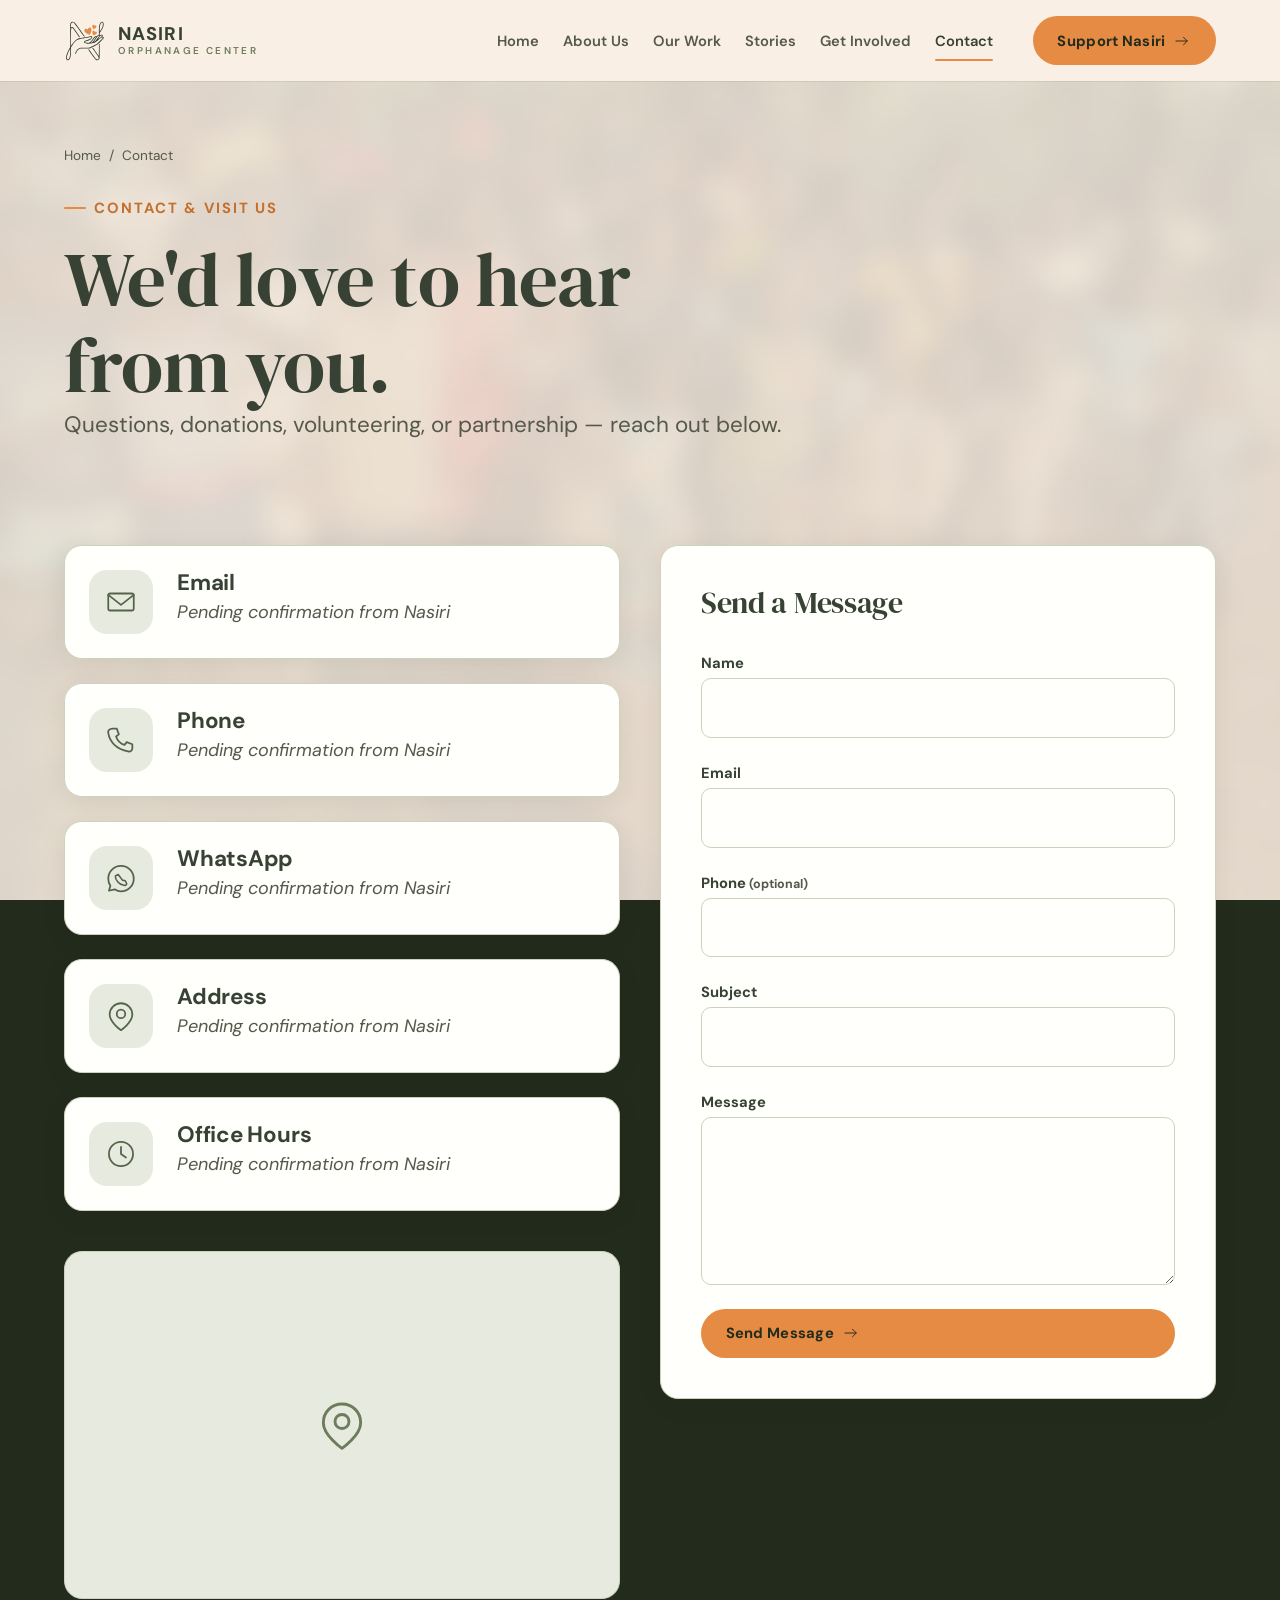
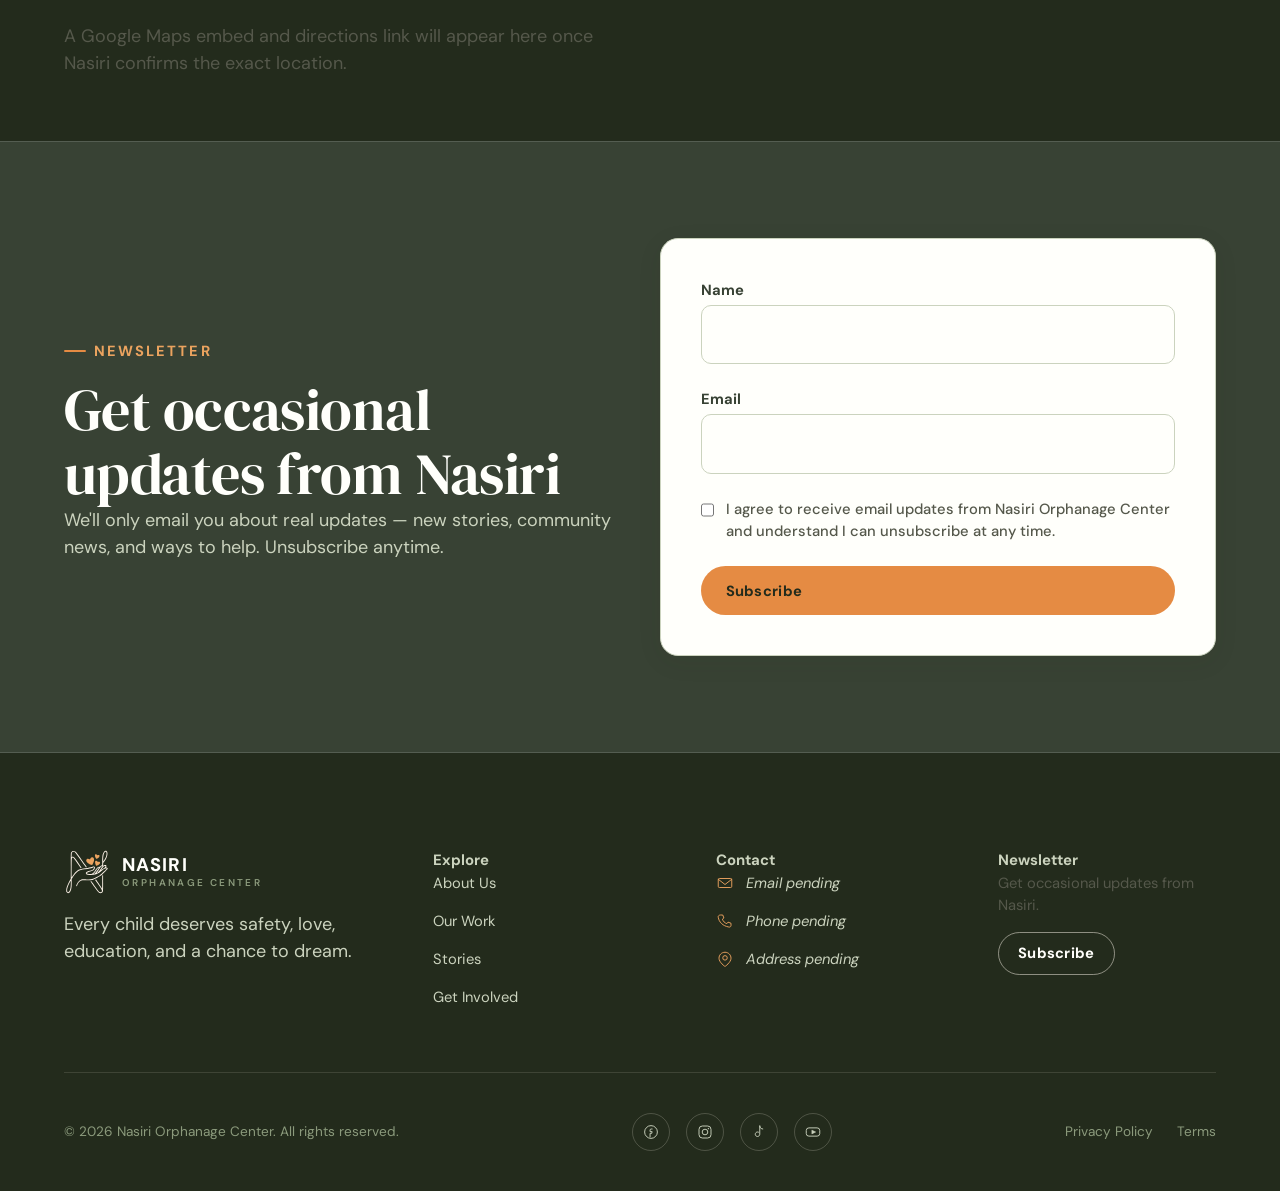
<file: contact.html>
<!DOCTYPE html>
<html lang="en">
<head>
  <script>document.documentElement.classList.add("js");</script>
  <meta charset="UTF-8">
  <meta name="viewport" content="width=device-width, initial-scale=1.0">
  <title>Contact &amp; Visit Us — Nasiri Orphanage Center</title>
  <meta name="description" content="Get in touch with Nasiri Orphanage Center, or subscribe to updates.">
  <meta property="og:image" content="assets/img/og-cover.jpg">
  <link rel="icon" type="image/svg+xml" href="assets/brand/favicon.svg">
  <link rel="preconnect" href="https://fonts.googleapis.com">
  <link rel="preconnect" href="https://fonts.gstatic.com" crossorigin>
  <link href="https://fonts.googleapis.com/css2?family=DM+Serif+Display&family=DM+Sans:wght@400;500;600;700;800&display=swap" rel="stylesheet">
  <link rel="stylesheet" href="css/styles.css">
  <link rel="preload" as="image" href="assets/img/bg/bg-contact-lg.webp" fetchpriority="high">
</head>
<body>
  <div class="page-bg" style="background-image:url('assets/img/bg/bg-contact-lg.webp')" aria-hidden="true"></div>
  <a class="skip-link" href="#main">Skip to content</a>

  <header class="site-header">
    <div class="wrap site-header__bar">
      <a href="index.html" class="brand">
        <span class="brand__mark"><img src="assets/brand/logo-mark.svg" alt="" width="42" height="42"></span>
        <span class="brand__word"><strong>NASIRI</strong><span>ORPHANAGE CENTER</span></span>
      </a>
      <button class="nav__toggle" data-nav-toggle aria-expanded="false" aria-controls="primary-nav" aria-label="Open menu">
        <svg class="icon" aria-hidden="true"><use href="assets/icons/icons.svg#icon-menu"></use></svg>
      </button>
      <nav class="nav" id="primary-nav" data-nav aria-label="Primary">
        <ul class="nav__list">
          <li><a href="index.html">Home</a></li>
          <li><a href="about.html">About Us</a></li>
          <li><a href="our-work.html">Our Work</a></li>
          <li><a href="stories.html">Stories</a></li>
          <li><a href="donate.html">Get Involved</a></li>
          <li><a href="contact.html" aria-current="page">Contact</a></li>
        </ul>
        <a href="donate.html" class="btn btn--accent nav__cta">
          Support Nasiri
          <svg class="icon" aria-hidden="true"><use href="assets/icons/icons.svg#icon-arrow-right"></use></svg>
        </a>
      </nav>
    </div>
  </header>
  <div class="nav__scrim" data-nav-scrim></div>

  <main id="main">

    <section class="page-hero wrap">
      <div class="breadcrumb"><a href="index.html">Home</a><span>/</span><span>Contact</span></div>
      <span class="eyebrow" data-reveal>Contact &amp; Visit Us</span>
      <h1 data-reveal>We'd love to hear from you.</h1>
      <p class="lede" data-reveal>Questions, donations, volunteering, or partnership — reach out below.</p>
    </section>

    <!-- CONTACT INFO + FORM -->
    <section class="section section--tight">
      <div class="wrap grid grid--2" style="align-items:flex-start;">

        <div data-reveal>
          <div class="method-list">
            <div class="method">
              <span class="icon-badge"><svg class="icon" aria-hidden="true"><use href="assets/icons/icons.svg#icon-mail"></use></svg></span>
              <div><h4>Email</h4><p class="placeholder-text">Pending confirmation from Nasiri</p></div>
            </div>
            <div class="method">
              <span class="icon-badge"><svg class="icon" aria-hidden="true"><use href="assets/icons/icons.svg#icon-phone"></use></svg></span>
              <div><h4>Phone</h4><p class="placeholder-text">Pending confirmation from Nasiri</p></div>
            </div>
            <div class="method">
              <span class="icon-badge"><svg class="icon" aria-hidden="true"><use href="assets/icons/icons.svg#icon-whatsapp"></use></svg></span>
              <div><h4>WhatsApp</h4><p class="placeholder-text">Pending confirmation from Nasiri</p></div>
            </div>
            <div class="method">
              <span class="icon-badge"><svg class="icon" aria-hidden="true"><use href="assets/icons/icons.svg#icon-location"></use></svg></span>
              <div><h4>Address</h4><p class="placeholder-text">Pending confirmation from Nasiri</p></div>
            </div>
            <div class="method">
              <span class="icon-badge"><svg class="icon" aria-hidden="true"><use href="assets/icons/icons.svg#icon-clock"></use></svg></span>
              <div><h4>Office Hours</h4><p class="placeholder-text">Pending confirmation from Nasiri</p></div>
            </div>
          </div>

          <div class="map-frame mt-lg" style="display:grid; place-items:center; background:var(--sage-100);">
            <div class="placeholder-figure" style="color:var(--sage-500);">
              <svg class="icon" aria-hidden="true" style="width:56px;height:56px;"><use href="assets/icons/icons.svg#icon-location"></use></svg>
            </div>
          </div>
          <p class="hint mt-md">A Google Maps embed and directions link will appear here once Nasiri confirms the exact location.</p>
        </div>

        <form class="card form-grid" data-form novalidate data-reveal>
          <h3 style="margin-bottom:var(--space-2xs);">Send a Message</h3>
          <div class="field">
            <label for="c-name">Name</label>
            <input id="c-name" name="name" type="text" required autocomplete="name">
            <span class="field__error"><svg class="icon" aria-hidden="true"><use href="assets/icons/icons.svg#icon-alert"></use></svg>Please enter your name.</span>
          </div>
          <div class="field">
            <label for="c-email">Email</label>
            <input id="c-email" name="email" type="email" required autocomplete="email">
            <span class="field__error"><svg class="icon" aria-hidden="true"><use href="assets/icons/icons.svg#icon-alert"></use></svg>Please enter a valid email.</span>
          </div>
          <div class="field">
            <label for="c-phone">Phone <span class="hint">(optional)</span></label>
            <input id="c-phone" name="phone" type="tel" autocomplete="tel">
          </div>
          <div class="field">
            <label for="c-subject">Subject</label>
            <input id="c-subject" name="subject" type="text" required>
            <span class="field__error"><svg class="icon" aria-hidden="true"><use href="assets/icons/icons.svg#icon-alert"></use></svg>Please add a subject.</span>
          </div>
          <div class="field">
            <label for="c-message">Message</label>
            <textarea id="c-message" name="message" rows="5" required></textarea>
            <span class="field__error"><svg class="icon" aria-hidden="true"><use href="assets/icons/icons.svg#icon-alert"></use></svg>Please write a short message.</span>
          </div>
          <button type="submit" class="btn btn--accent">
            Send Message
            <svg class="icon" aria-hidden="true"><use href="assets/icons/icons.svg#icon-arrow-right"></use></svg>
          </button>
          <div class="form-note" data-form-note hidden></div>
        </form>
      </div>
    </section>

    <!-- NEWSLETTER -->
    <section class="section section--deep" id="newsletter">
      <div class="wrap grid grid--2" style="align-items:center;">
        <div data-reveal>
          <span class="eyebrow" style="color:var(--amber-400);">Newsletter</span>
          <h2>Get occasional updates from Nasiri</h2>
          <p>We'll only email you about real updates — new stories, community news, and ways to help. Unsubscribe anytime.</p>
        </div>
        <form class="card form-grid" data-form novalidate data-reveal style="background:var(--white);">
          <div class="field">
            <label for="n-name">Name</label>
            <input id="n-name" name="name" type="text" required autocomplete="name">
            <span class="field__error"><svg class="icon" aria-hidden="true"><use href="assets/icons/icons.svg#icon-alert"></use></svg>Please enter your name.</span>
          </div>
          <div class="field">
            <label for="n-email">Email</label>
            <input id="n-email" name="email" type="email" required autocomplete="email">
            <span class="field__error"><svg class="icon" aria-hidden="true"><use href="assets/icons/icons.svg#icon-alert"></use></svg>Please enter a valid email.</span>
          </div>
          <div class="checkbox-field">
            <input id="n-consent" name="consent" type="checkbox" required>
            <label for="n-consent">I agree to receive email updates from Nasiri Orphanage Center and understand I can unsubscribe at any time.</label>
          </div>
          <button type="submit" class="btn btn--accent">Subscribe</button>
          <div class="form-note" data-form-note hidden></div>
        </form>
      </div>
    </section>

  </main>

  <footer class="site-footer">
    <div class="wrap">
      <div class="footer__grid">
        <div class="footer__brand">
          <a href="index.html" class="brand">
            <span class="brand__mark"><img src="assets/brand/logo-mark-reversed.svg" alt="" width="46" height="46"></span>
            <span class="brand__word"><strong>NASIRI</strong><span>ORPHANAGE CENTER</span></span>
          </a>
          <p>Every child deserves safety, love, education, and a chance to dream.</p>
        </div>
        <div class="footer__col">
          <h5>Explore</h5>
          <ul class="footer__list">
            <li><a href="about.html">About Us</a></li>
            <li><a href="our-work.html">Our Work</a></li>
            <li><a href="stories.html">Stories</a></li>
            <li><a href="donate.html">Get Involved</a></li>
          </ul>
        </div>
        <div class="footer__col">
          <h5>Contact</h5>
          <ul class="footer__list">
            <li><svg class="icon" aria-hidden="true"><use href="assets/icons/icons.svg#icon-mail"></use></svg><span class="placeholder-text">Email pending</span></li>
            <li><svg class="icon" aria-hidden="true"><use href="assets/icons/icons.svg#icon-phone"></use></svg><span class="placeholder-text">Phone pending</span></li>
            <li><svg class="icon" aria-hidden="true"><use href="assets/icons/icons.svg#icon-location"></use></svg><span class="placeholder-text">Address pending</span></li>
          </ul>
        </div>
        <div class="footer__col">
          <h5>Newsletter</h5>
          <p style="font-size:var(--step--1); margin-bottom:var(--space-sm);">Get occasional updates from Nasiri.</p>
          <a href="contact.html#newsletter" class="btn btn--sm btn--ghost-light">Subscribe</a>
        </div>
      </div>
      <div class="footer__bottom">
        <span>&copy; <span data-year>2026</span> Nasiri Orphanage Center. All rights reserved.</span>
        <div class="footer__socials">
          <a href="#" aria-label="Facebook"><svg class="icon" aria-hidden="true"><use href="assets/icons/icons.svg#icon-facebook"></use></svg></a>
          <a href="#" aria-label="Instagram"><svg class="icon" aria-hidden="true"><use href="assets/icons/icons.svg#icon-instagram"></use></svg></a>
          <a href="#" aria-label="TikTok"><svg class="icon" aria-hidden="true"><use href="assets/icons/icons.svg#icon-tiktok"></use></svg></a>
          <a href="#" aria-label="YouTube"><svg class="icon" aria-hidden="true"><use href="assets/icons/icons.svg#icon-youtube"></use></svg></a>
        </div>
        <div class="footer__legal">
          <a href="privacy.html">Privacy Policy</a>
          <a href="terms.html">Terms</a>
        </div>
      </div>
    </div>
  </footer>

  <script src="js/main.js"></script>
</body>
</html>
</file>
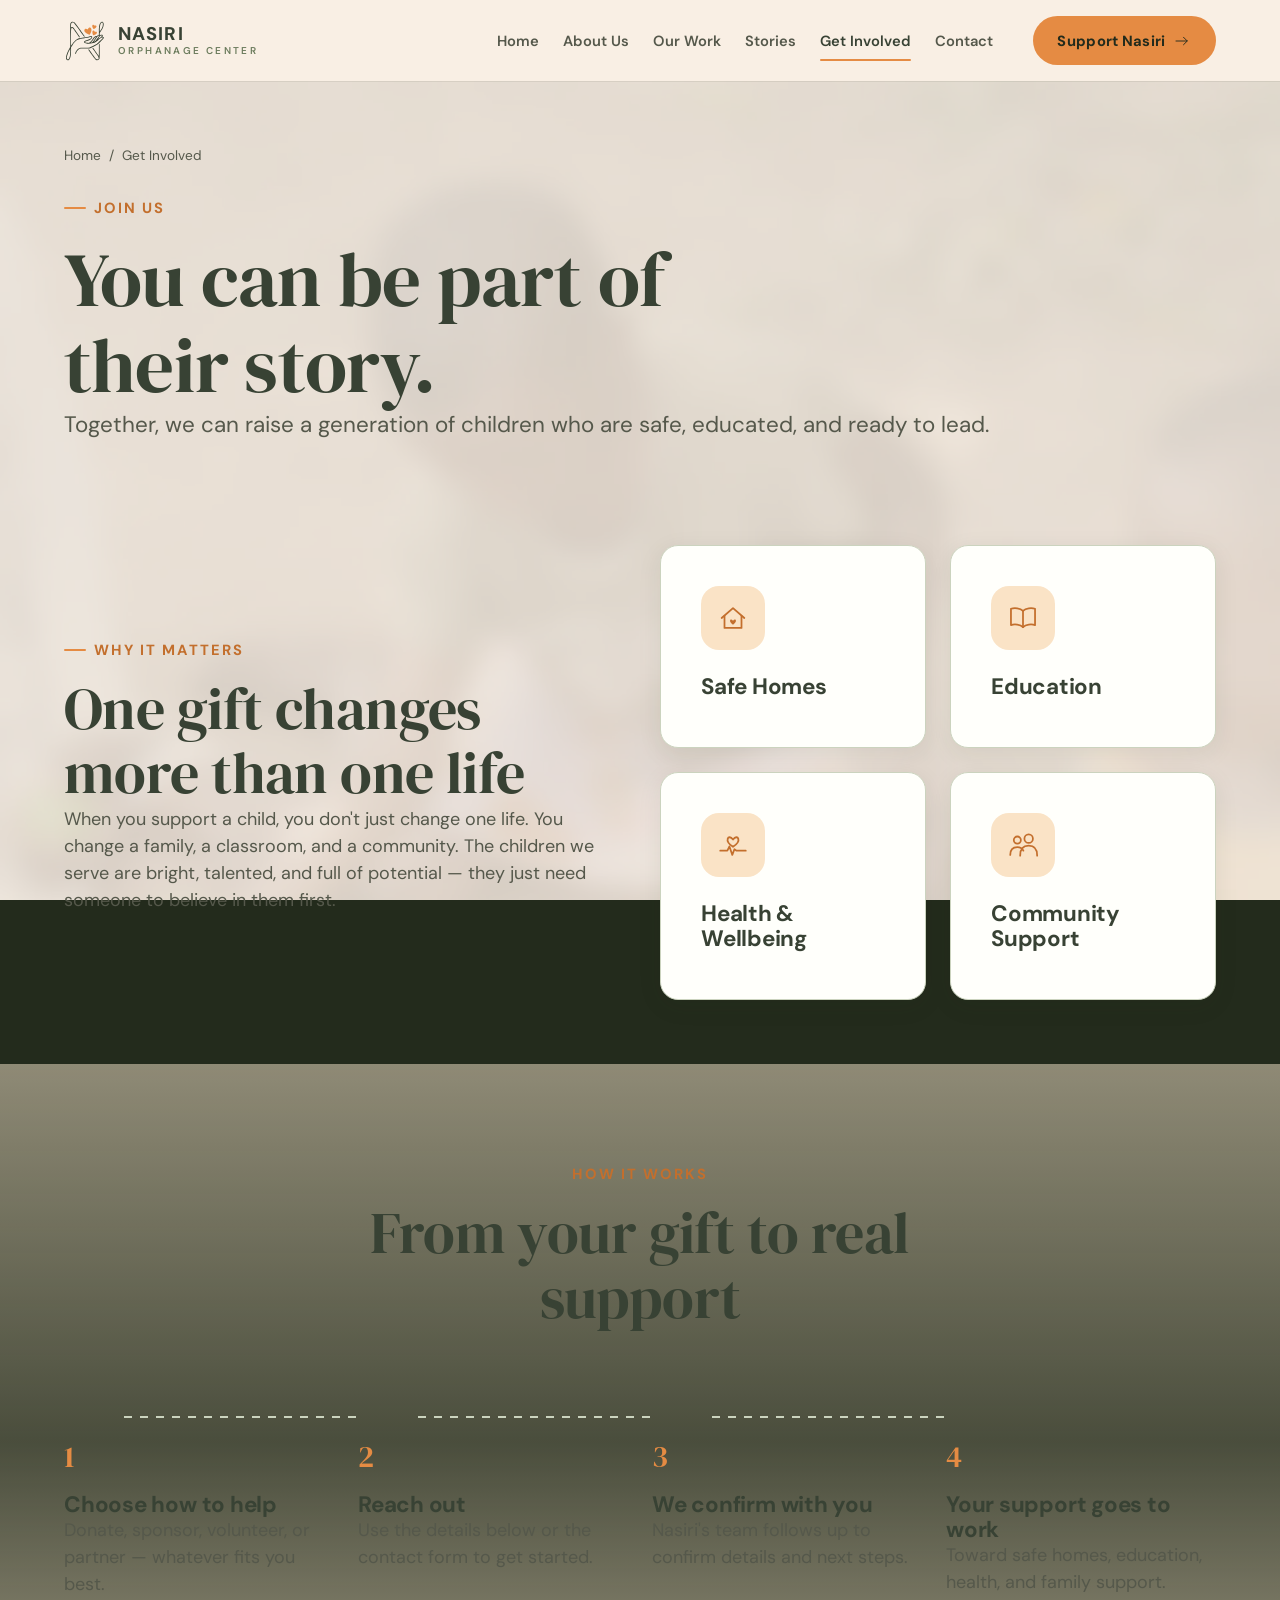
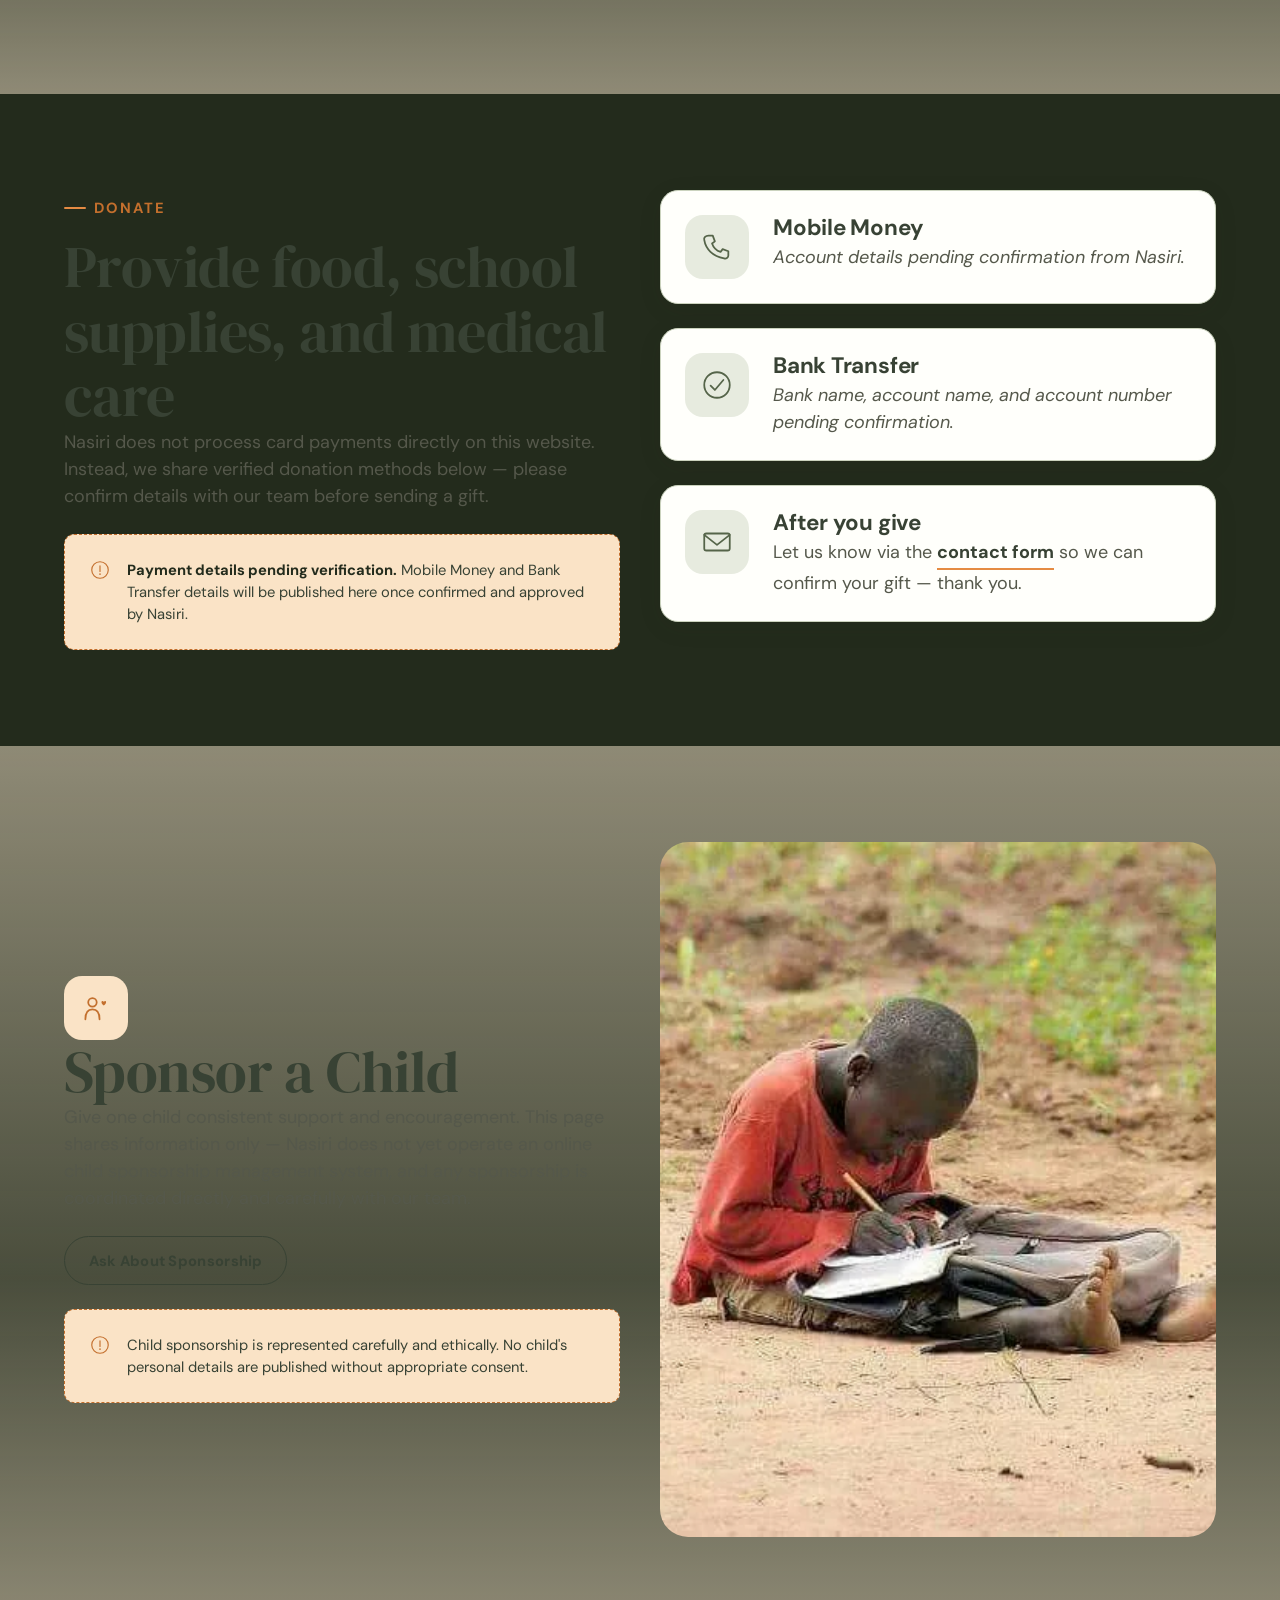
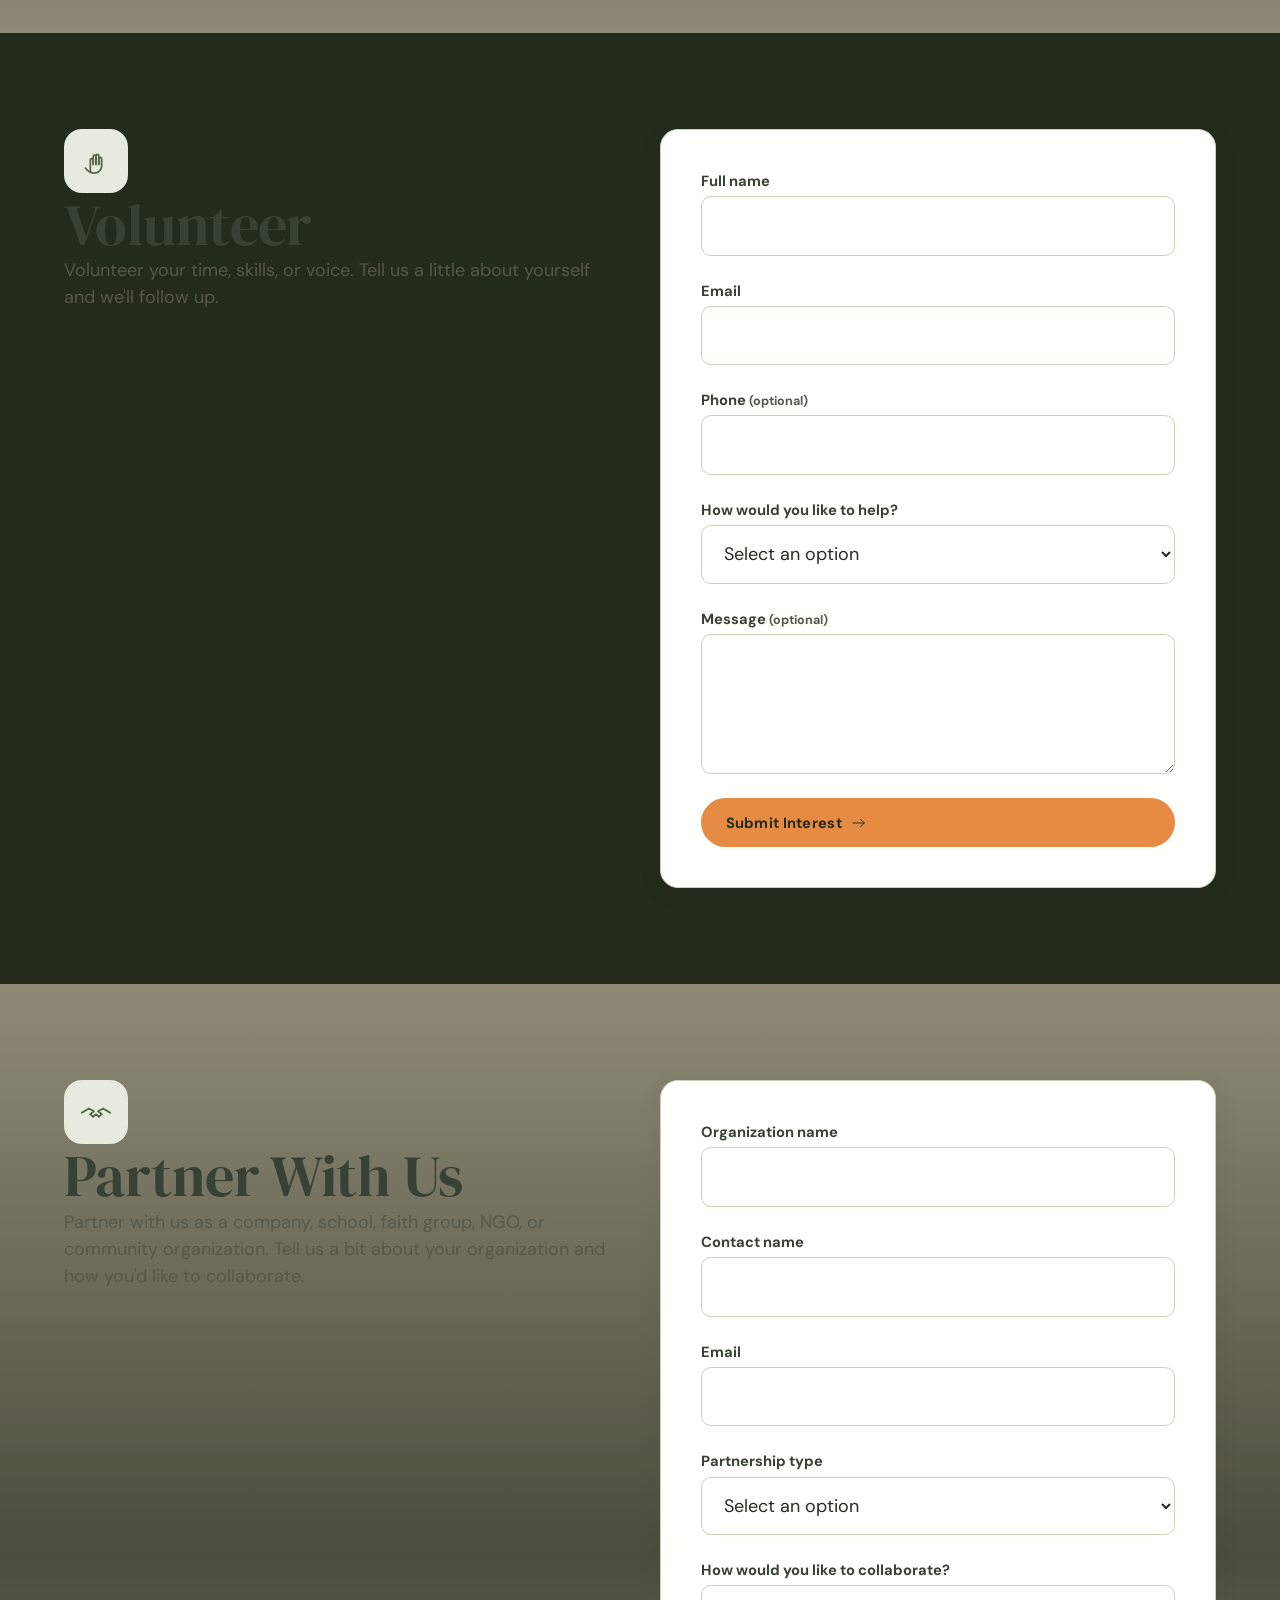
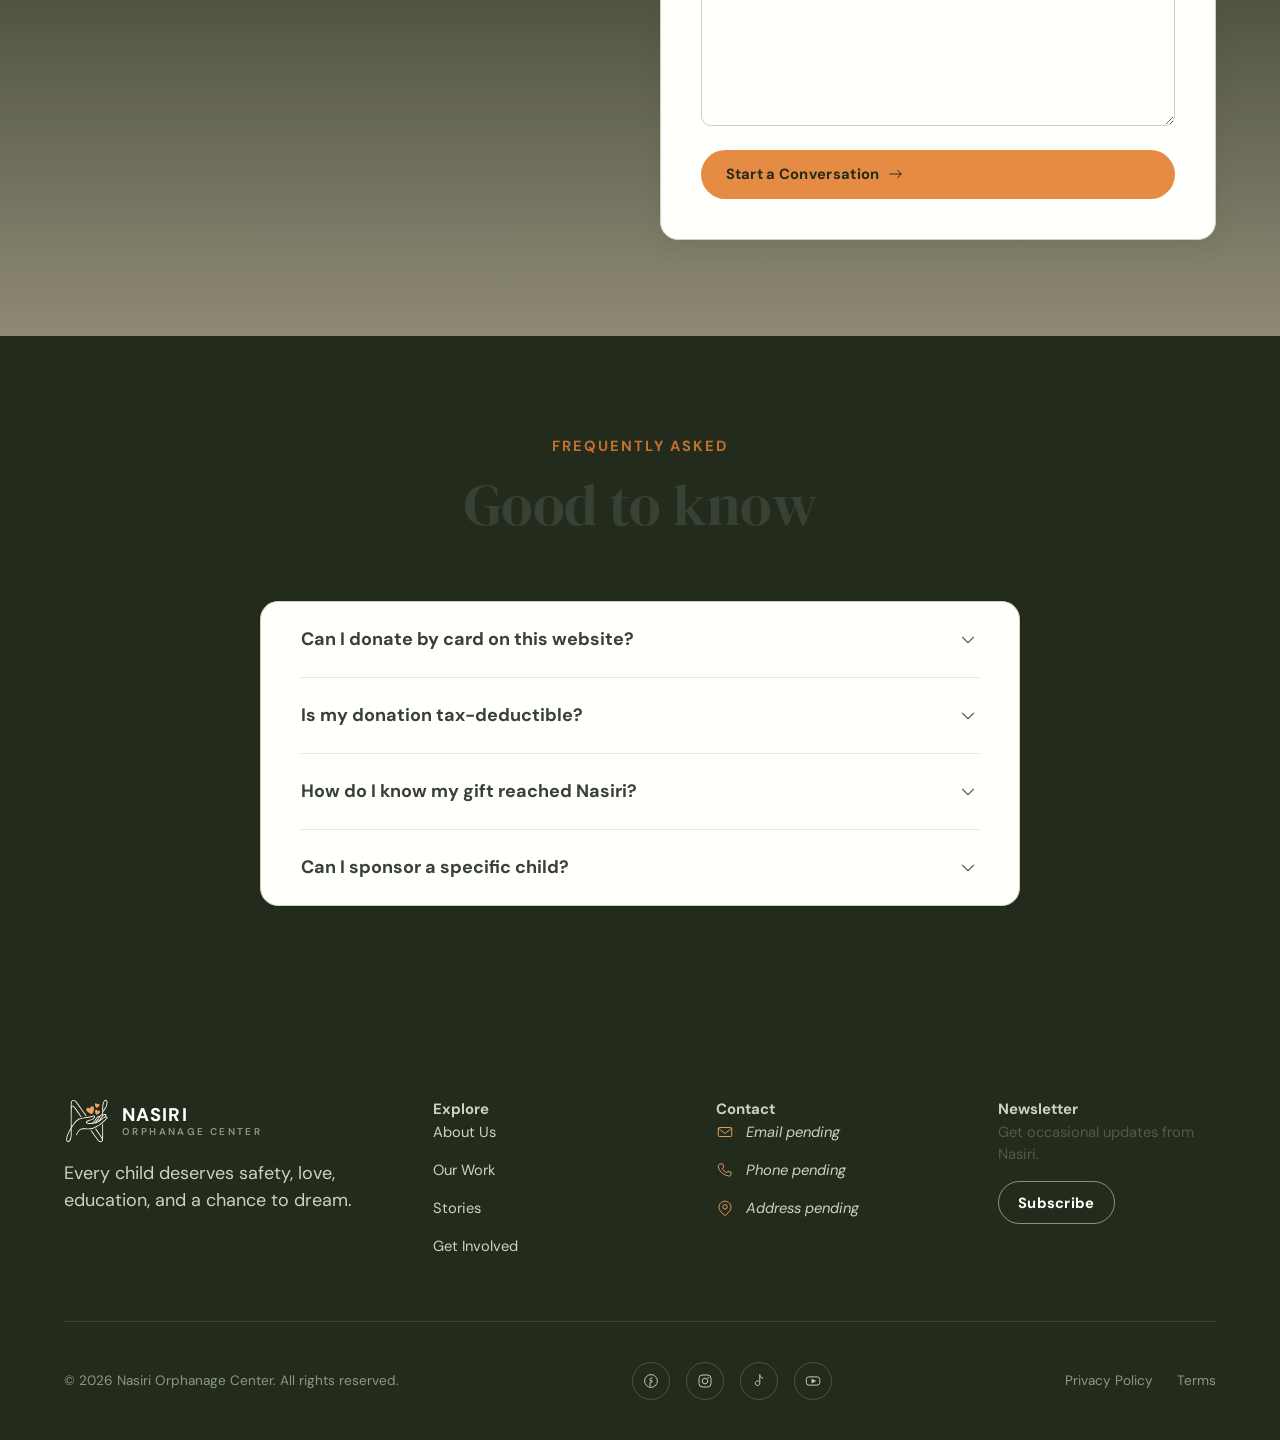
<file: donate.html>
<!DOCTYPE html>
<html lang="en">
<head>
  <script>document.documentElement.classList.add("js");</script>
  <meta charset="UTF-8">
  <meta name="viewport" content="width=device-width, initial-scale=1.0">
  <title>Donate &amp; Get Involved — Nasiri Orphanage Center</title>
  <meta name="description" content="Donate, sponsor a child, volunteer, or partner with Nasiri Orphanage Center.">
  <meta property="og:image" content="assets/img/og-cover.jpg">
  <link rel="icon" type="image/svg+xml" href="assets/brand/favicon.svg">
  <link rel="preconnect" href="https://fonts.googleapis.com">
  <link rel="preconnect" href="https://fonts.gstatic.com" crossorigin>
  <link href="https://fonts.googleapis.com/css2?family=DM+Serif+Display&family=DM+Sans:wght@400;500;600;700;800&display=swap" rel="stylesheet">
  <link rel="stylesheet" href="css/styles.css">
  <link rel="preload" as="image" href="assets/img/bg/bg-donate-lg.webp" fetchpriority="high">
</head>
<body>
  <div class="page-bg" style="background-image:url('assets/img/bg/bg-donate-lg.webp')" aria-hidden="true"></div>
  <a class="skip-link" href="#main">Skip to content</a>

  <header class="site-header">
    <div class="wrap site-header__bar">
      <a href="index.html" class="brand">
        <span class="brand__mark"><img src="assets/brand/logo-mark.svg" alt="" width="42" height="42"></span>
        <span class="brand__word"><strong>NASIRI</strong><span>ORPHANAGE CENTER</span></span>
      </a>
      <button class="nav__toggle" data-nav-toggle aria-expanded="false" aria-controls="primary-nav" aria-label="Open menu">
        <svg class="icon" aria-hidden="true"><use href="assets/icons/icons.svg#icon-menu"></use></svg>
      </button>
      <nav class="nav" id="primary-nav" data-nav aria-label="Primary">
        <ul class="nav__list">
          <li><a href="index.html">Home</a></li>
          <li><a href="about.html">About Us</a></li>
          <li><a href="our-work.html">Our Work</a></li>
          <li><a href="stories.html">Stories</a></li>
          <li><a href="donate.html" aria-current="page">Get Involved</a></li>
          <li><a href="contact.html">Contact</a></li>
        </ul>
        <a href="#donate-methods" class="btn btn--accent nav__cta">
          Support Nasiri
          <svg class="icon" aria-hidden="true"><use href="assets/icons/icons.svg#icon-arrow-right"></use></svg>
        </a>
      </nav>
    </div>
  </header>
  <div class="nav__scrim" data-nav-scrim></div>

  <main id="main">

    <section class="page-hero wrap">
      <div class="breadcrumb"><a href="index.html">Home</a><span>/</span><span>Get Involved</span></div>
      <span class="eyebrow" data-reveal>Join Us</span>
      <h1 data-reveal>You can be part of their story.</h1>
      <p class="lede" data-reveal>Together, we can raise a generation of children who are safe, educated, and ready to lead.</p>
    </section>

    <!-- WHY IT MATTERS -->
    <section class="section section--tight">
      <div class="wrap grid grid--2" style="align-items:center;">
        <div data-reveal>
          <span class="eyebrow">Why It Matters</span>
          <h2>One gift changes more than one life</h2>
          <p>When you support a child, you don't just change one life. You change a family, a classroom, and a community. The children we serve are bright, talented, and full of potential — they just need someone to believe in them first.</p>
        </div>
        <div class="grid grid--2" data-reveal-group style="gap:var(--space-md);">
          <div class="card" data-reveal>
            <span class="icon-badge icon-badge--accent"><svg class="icon" aria-hidden="true"><use href="assets/icons/icons.svg#icon-home"></use></svg></span>
            <h4>Safe Homes</h4>
          </div>
          <div class="card" data-reveal>
            <span class="icon-badge icon-badge--accent"><svg class="icon" aria-hidden="true"><use href="assets/icons/icons.svg#icon-education"></use></svg></span>
            <h4>Education</h4>
          </div>
          <div class="card" data-reveal>
            <span class="icon-badge icon-badge--accent"><svg class="icon" aria-hidden="true"><use href="assets/icons/icons.svg#icon-health"></use></svg></span>
            <h4>Health &amp; Wellbeing</h4>
          </div>
          <div class="card" data-reveal>
            <span class="icon-badge icon-badge--accent"><svg class="icon" aria-hidden="true"><use href="assets/icons/icons.svg#icon-community"></use></svg></span>
            <h4>Community Support</h4>
          </div>
        </div>
      </div>
    </section>

    <!-- HOW IT WORKS -->
    <section class="section section--alt">
      <div class="wrap">
        <div class="section-head center" data-reveal>
          <span class="eyebrow">How It Works</span>
          <h2>From your gift to real support</h2>
        </div>
        <div class="steps" data-reveal-group>
          <div class="steps__item" data-reveal><h4>Choose how to help</h4><p>Donate, sponsor, volunteer, or partner — whatever fits you best.</p></div>
          <div class="steps__item" data-reveal><h4>Reach out</h4><p>Use the details below or the contact form to get started.</p></div>
          <div class="steps__item" data-reveal><h4>We confirm with you</h4><p>Nasiri's team follows up to confirm details and next steps.</p></div>
          <div class="steps__item" data-reveal><h4>Your support goes to work</h4><p>Toward safe homes, education, health, and family support.</p></div>
        </div>
      </div>
    </section>

    <!-- DONATE -->
    <section class="section" id="donate-methods">
      <div class="wrap grid grid--2" style="align-items:flex-start;">
        <div data-reveal>
          <span class="eyebrow">Donate</span>
          <h2>Provide food, school supplies, and medical care</h2>
          <p>Nasiri does not process card payments directly on this website. Instead, we share verified donation methods below — please confirm details with our team before sending a gift.</p>
          <div class="notice mt-md">
            <svg class="icon" aria-hidden="true"><use href="assets/icons/icons.svg#icon-alert"></use></svg>
            <span><strong>Payment details pending verification.</strong> Mobile Money and Bank Transfer details will be published here once confirmed and approved by Nasiri.</span>
          </div>
        </div>
        <div class="method-list" data-reveal-group>
          <div class="method" data-reveal>
            <span class="icon-badge"><svg class="icon" aria-hidden="true"><use href="assets/icons/icons.svg#icon-phone"></use></svg></span>
            <div>
              <h4>Mobile Money</h4>
              <p class="placeholder-text">Account details pending confirmation from Nasiri.</p>
            </div>
          </div>
          <div class="method" data-reveal>
            <span class="icon-badge"><svg class="icon" aria-hidden="true"><use href="assets/icons/icons.svg#icon-check"></use></svg></span>
            <div>
              <h4>Bank Transfer</h4>
              <p class="placeholder-text">Bank name, account name, and account number pending confirmation.</p>
            </div>
          </div>
          <div class="method" data-reveal>
            <span class="icon-badge"><svg class="icon" aria-hidden="true"><use href="assets/icons/icons.svg#icon-mail"></use></svg></span>
            <div>
              <h4>After you give</h4>
              <p>Let us know via the <a href="contact.html" class="link-inline" style="display:inline-flex;">contact form</a> so we can confirm your gift — thank you.</p>
            </div>
          </div>
        </div>
      </div>
    </section>

    <!-- SPONSOR -->
    <section class="section section--alt" id="sponsor">
      <div class="wrap grid grid--2" style="align-items:center;">
        <div data-reveal>
          <span class="icon-badge icon-badge--accent"><svg class="icon" aria-hidden="true"><use href="assets/icons/icons.svg#icon-sponsor"></use></svg></span>
          <h2>Sponsor a Child</h2>
          <p>Give one child consistent support and encouragement. This page shares information only — Nasiri does not yet operate an online child sponsorship management system, and any sponsorship is coordinated directly and carefully with our team.</p>
          <a href="contact.html" class="btn btn--outline mt-md">Ask About Sponsorship</a>
          <div class="notice mt-md">
            <svg class="icon" aria-hidden="true"><use href="assets/icons/icons.svg#icon-alert"></use></svg>
            <span>Child sponsorship is represented carefully and ethically. No child's personal details are published without appropriate consent.</span>
          </div>
        </div>
        <div class="hero__art" data-reveal style="aspect-ratio:4/5;">
          <img src="assets/img/education-notebook-md.webp" srcset="assets/img/education-notebook-sm.webp 480w, assets/img/education-notebook-md.webp 900w, assets/img/education-notebook-lg.webp 1600w" sizes="(max-width: 768px) 90vw, 480px" alt="A child learning at Nasiri" loading="lazy" decoding="async" style="width:100%;height:100%;object-fit:cover;">
        </div>
      </div>
    </section>

    <!-- VOLUNTEER FORM -->
    <section class="section" id="volunteer">
      <div class="wrap grid grid--2" style="align-items:flex-start;">
        <div data-reveal>
          <span class="icon-badge"><svg class="icon" aria-hidden="true"><use href="assets/icons/icons.svg#icon-volunteer"></use></svg></span>
          <h2>Volunteer</h2>
          <p>Volunteer your time, skills, or voice. Tell us a little about yourself and we'll follow up.</p>
        </div>
        <form class="card form-grid" data-form novalidate data-reveal>
          <div class="field">
            <label for="v-name">Full name</label>
            <input id="v-name" name="name" type="text" required autocomplete="name">
            <span class="field__error"><svg class="icon" aria-hidden="true"><use href="assets/icons/icons.svg#icon-alert"></use></svg>Please enter your name.</span>
          </div>
          <div class="field">
            <label for="v-email">Email</label>
            <input id="v-email" name="email" type="email" required autocomplete="email">
            <span class="field__error"><svg class="icon" aria-hidden="true"><use href="assets/icons/icons.svg#icon-alert"></use></svg>Please enter a valid email.</span>
          </div>
          <div class="field">
            <label for="v-phone">Phone <span class="hint">(optional)</span></label>
            <input id="v-phone" name="phone" type="tel" autocomplete="tel">
          </div>
          <div class="field">
            <label for="v-interest">How would you like to help?</label>
            <select id="v-interest" name="interest" required>
              <option value="">Select an option</option>
              <option>Time on-site</option>
              <option>Professional skills</option>
              <option>Fundraising</option>
              <option>Other</option>
            </select>
            <span class="field__error"><svg class="icon" aria-hidden="true"><use href="assets/icons/icons.svg#icon-alert"></use></svg>Please choose an option.</span>
          </div>
          <div class="field">
            <label for="v-message">Message <span class="hint">(optional)</span></label>
            <textarea id="v-message" name="message" rows="4"></textarea>
          </div>
          <button type="submit" class="btn btn--accent">
            Submit Interest
            <svg class="icon" aria-hidden="true"><use href="assets/icons/icons.svg#icon-arrow-right"></use></svg>
          </button>
          <div class="form-note" data-form-note hidden></div>
        </form>
      </div>
    </section>

    <!-- PARTNER FORM -->
    <section class="section section--alt" id="partner">
      <div class="wrap grid grid--2" style="align-items:flex-start;">
        <div data-reveal>
          <span class="icon-badge"><svg class="icon" aria-hidden="true"><use href="assets/icons/icons.svg#icon-partner"></use></svg></span>
          <h2>Partner With Us</h2>
          <p>Partner with us as a company, school, faith group, NGO, or community organization. Tell us a bit about your organization and how you'd like to collaborate.</p>
        </div>
        <form class="card form-grid" data-form novalidate data-reveal>
          <div class="field">
            <label for="p-org">Organization name</label>
            <input id="p-org" name="organization" type="text" required autocomplete="organization">
            <span class="field__error"><svg class="icon" aria-hidden="true"><use href="assets/icons/icons.svg#icon-alert"></use></svg>Please enter your organization's name.</span>
          </div>
          <div class="field">
            <label for="p-name">Contact name</label>
            <input id="p-name" name="name" type="text" required autocomplete="name">
            <span class="field__error"><svg class="icon" aria-hidden="true"><use href="assets/icons/icons.svg#icon-alert"></use></svg>Please enter your name.</span>
          </div>
          <div class="field">
            <label for="p-email">Email</label>
            <input id="p-email" name="email" type="email" required autocomplete="email">
            <span class="field__error"><svg class="icon" aria-hidden="true"><use href="assets/icons/icons.svg#icon-alert"></use></svg>Please enter a valid email.</span>
          </div>
          <div class="field">
            <label for="p-type">Partnership type</label>
            <select id="p-type" name="type" required>
              <option value="">Select an option</option>
              <option>Company</option>
              <option>School</option>
              <option>Faith Group</option>
              <option>NGO</option>
              <option>Community Organization</option>
              <option>Other</option>
            </select>
            <span class="field__error"><svg class="icon" aria-hidden="true"><use href="assets/icons/icons.svg#icon-alert"></use></svg>Please choose an option.</span>
          </div>
          <div class="field">
            <label for="p-message">How would you like to collaborate?</label>
            <textarea id="p-message" name="message" rows="4" required></textarea>
            <span class="field__error"><svg class="icon" aria-hidden="true"><use href="assets/icons/icons.svg#icon-alert"></use></svg>Please share a few details.</span>
          </div>
          <button type="submit" class="btn btn--accent">
            Start a Conversation
            <svg class="icon" aria-hidden="true"><use href="assets/icons/icons.svg#icon-arrow-right"></use></svg>
          </button>
          <div class="form-note" data-form-note hidden></div>
        </form>
      </div>
    </section>

    <!-- FAQ -->
    <section class="section">
      <div class="wrap">
        <div class="section-head center" data-reveal>
          <span class="eyebrow">Frequently Asked</span>
          <h2>Good to know</h2>
        </div>
        <div class="faq" style="max-width:760px; margin-inline:auto;" data-reveal>
          <details class="faq__item">
            <summary class="faq__q">Can I donate by card on this website?
              <svg class="icon" aria-hidden="true"><use href="assets/icons/icons.svg#icon-chevron-down"></use></svg>
            </summary>
            <div class="faq__a"><p>Not yet. This version of the site shares verified donation methods rather than processing payments directly — reach out via the contact form and our team will guide you.</p></div>
          </details>
          <details class="faq__item">
            <summary class="faq__q">Is my donation tax-deductible?
              <svg class="icon" aria-hidden="true"><use href="assets/icons/icons.svg#icon-chevron-down"></use></svg>
            </summary>
            <div class="faq__a"><p class="placeholder-text">This depends on Nasiri's registration status, which is pending confirmation and will be published here once verified.</p></div>
          </details>
          <details class="faq__item">
            <summary class="faq__q">How do I know my gift reached Nasiri?
              <svg class="icon" aria-hidden="true"><use href="assets/icons/icons.svg#icon-chevron-down"></use></svg>
            </summary>
            <div class="faq__a"><p>Message us after you give using the contact form, and our team will confirm receipt with you directly.</p></div>
          </details>
          <details class="faq__item">
            <summary class="faq__q">Can I sponsor a specific child?
              <svg class="icon" aria-hidden="true"><use href="assets/icons/icons.svg#icon-chevron-down"></use></svg>
            </summary>
            <div class="faq__a"><p>Child sponsorship is coordinated directly with our team to protect each child's privacy and wellbeing — get in touch to learn more.</p></div>
          </details>
        </div>
      </div>
    </section>

  </main>

  <footer class="site-footer">
    <div class="wrap">
      <div class="footer__grid">
        <div class="footer__brand">
          <a href="index.html" class="brand">
            <span class="brand__mark"><img src="assets/brand/logo-mark-reversed.svg" alt="" width="46" height="46"></span>
            <span class="brand__word"><strong>NASIRI</strong><span>ORPHANAGE CENTER</span></span>
          </a>
          <p>Every child deserves safety, love, education, and a chance to dream.</p>
        </div>
        <div class="footer__col">
          <h5>Explore</h5>
          <ul class="footer__list">
            <li><a href="about.html">About Us</a></li>
            <li><a href="our-work.html">Our Work</a></li>
            <li><a href="stories.html">Stories</a></li>
            <li><a href="donate.html">Get Involved</a></li>
          </ul>
        </div>
        <div class="footer__col">
          <h5>Contact</h5>
          <ul class="footer__list">
            <li><svg class="icon" aria-hidden="true"><use href="assets/icons/icons.svg#icon-mail"></use></svg><span class="placeholder-text">Email pending</span></li>
            <li><svg class="icon" aria-hidden="true"><use href="assets/icons/icons.svg#icon-phone"></use></svg><span class="placeholder-text">Phone pending</span></li>
            <li><svg class="icon" aria-hidden="true"><use href="assets/icons/icons.svg#icon-location"></use></svg><span class="placeholder-text">Address pending</span></li>
          </ul>
        </div>
        <div class="footer__col">
          <h5>Newsletter</h5>
          <p style="font-size:var(--step--1); margin-bottom:var(--space-sm);">Get occasional updates from Nasiri.</p>
          <a href="contact.html#newsletter" class="btn btn--sm btn--ghost-light">Subscribe</a>
        </div>
      </div>
      <div class="footer__bottom">
        <span>&copy; <span data-year>2026</span> Nasiri Orphanage Center. All rights reserved.</span>
        <div class="footer__socials">
          <a href="#" aria-label="Facebook"><svg class="icon" aria-hidden="true"><use href="assets/icons/icons.svg#icon-facebook"></use></svg></a>
          <a href="#" aria-label="Instagram"><svg class="icon" aria-hidden="true"><use href="assets/icons/icons.svg#icon-instagram"></use></svg></a>
          <a href="#" aria-label="TikTok"><svg class="icon" aria-hidden="true"><use href="assets/icons/icons.svg#icon-tiktok"></use></svg></a>
          <a href="#" aria-label="YouTube"><svg class="icon" aria-hidden="true"><use href="assets/icons/icons.svg#icon-youtube"></use></svg></a>
        </div>
        <div class="footer__legal">
          <a href="privacy.html">Privacy Policy</a>
          <a href="terms.html">Terms</a>
        </div>
      </div>
    </div>
  </footer>

  <script src="js/main.js"></script>
</body>
</html>
</file>
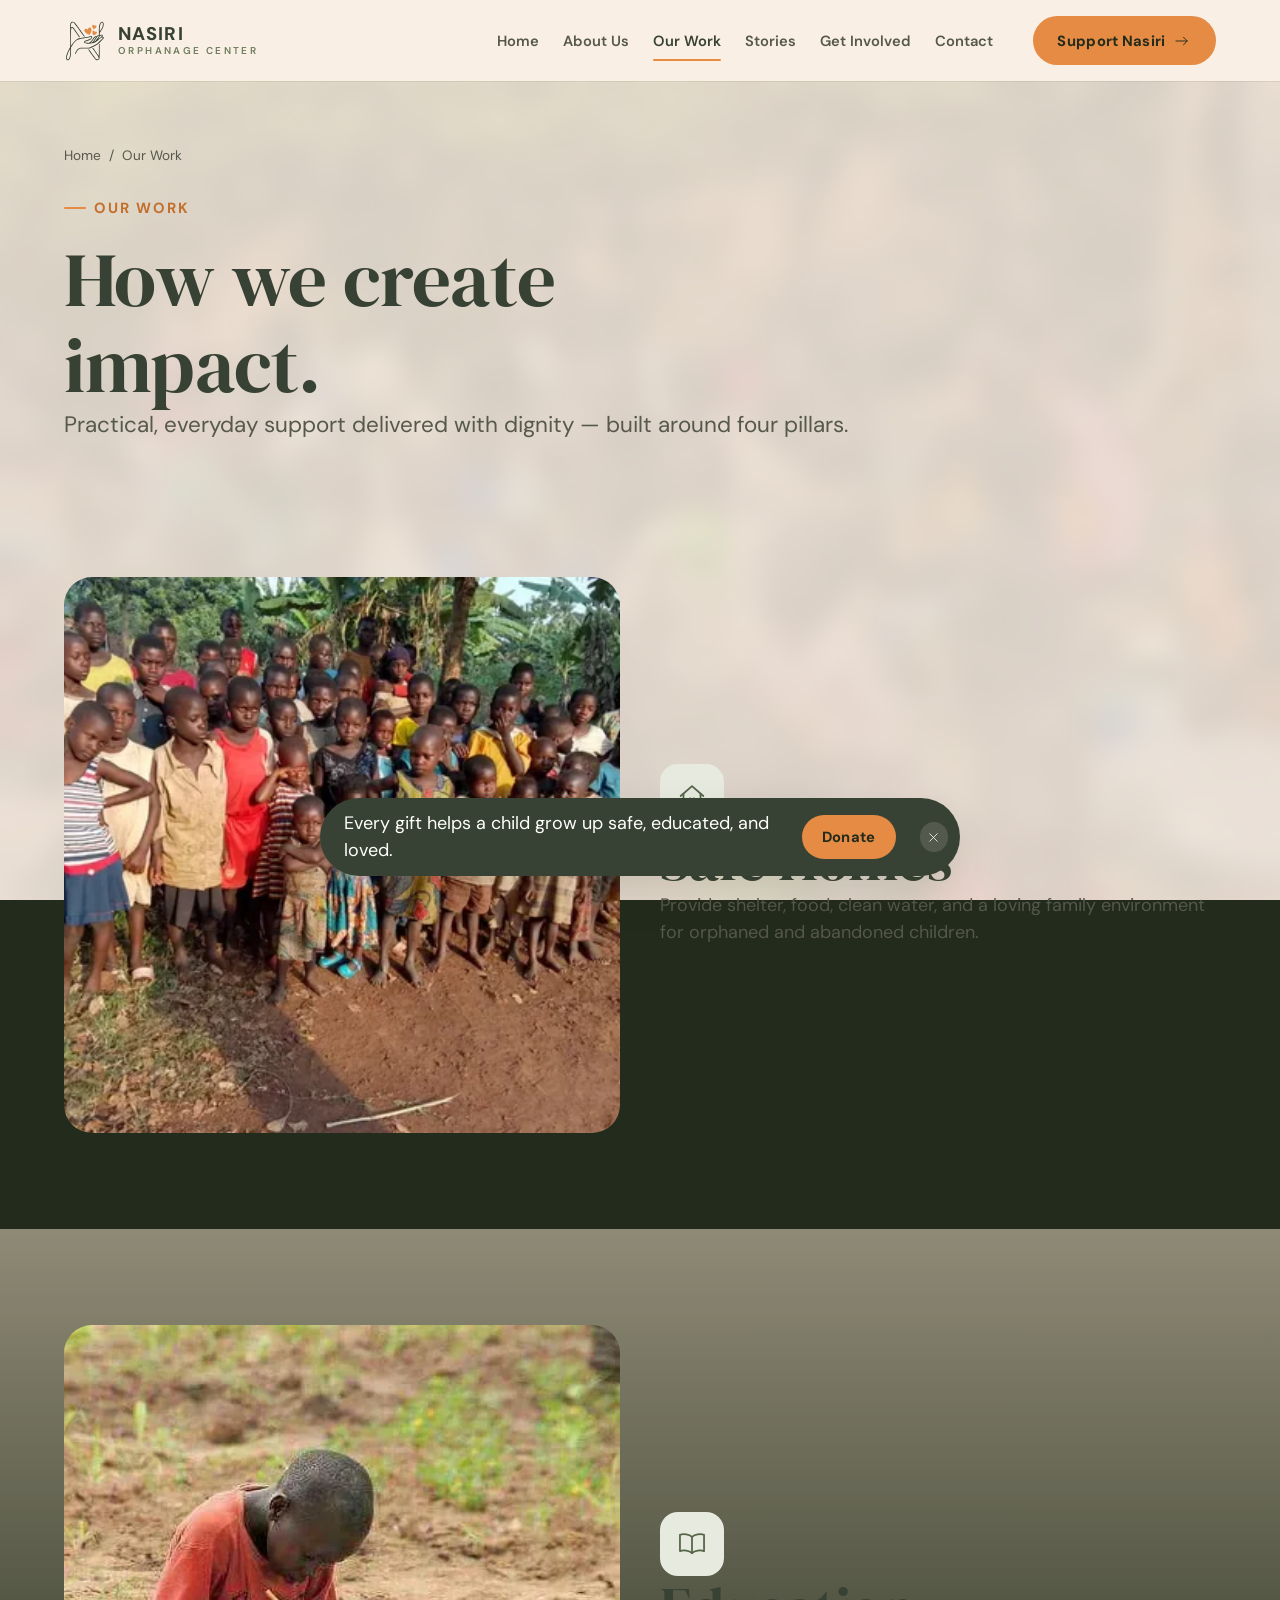
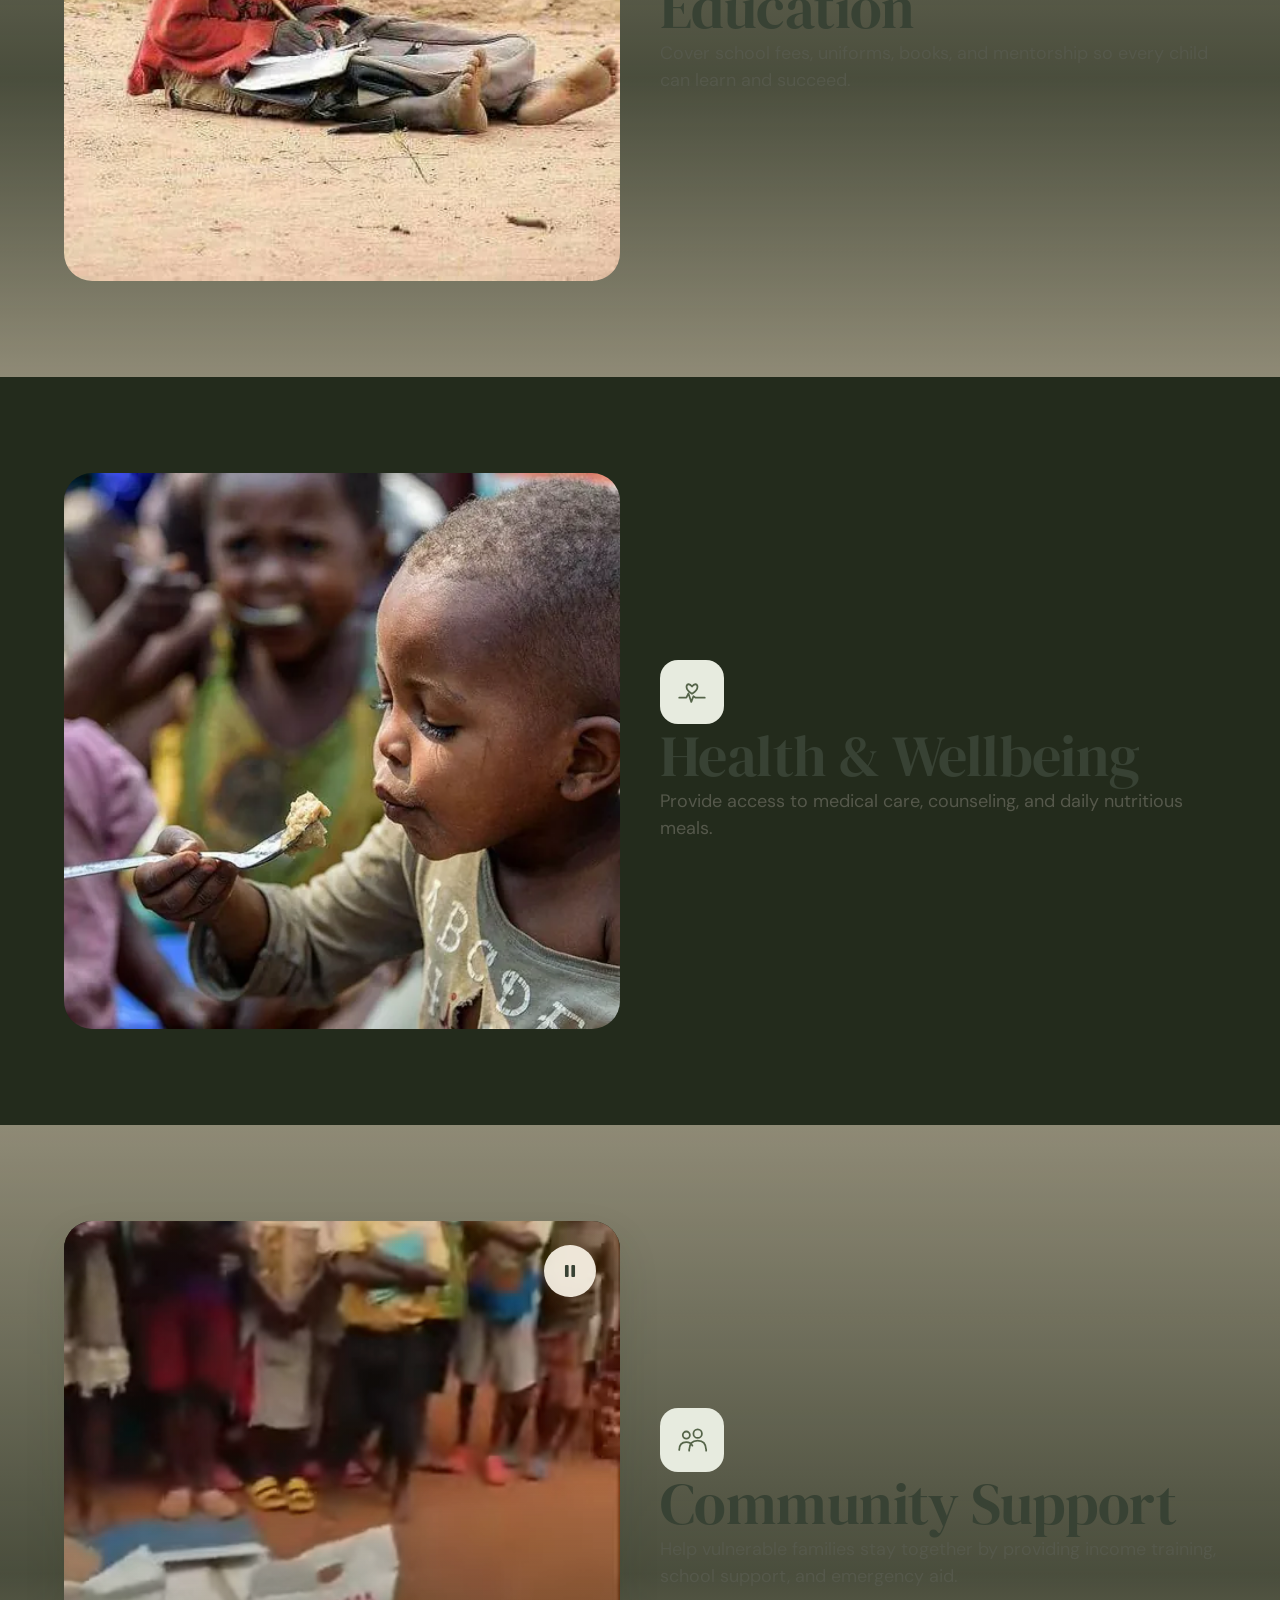
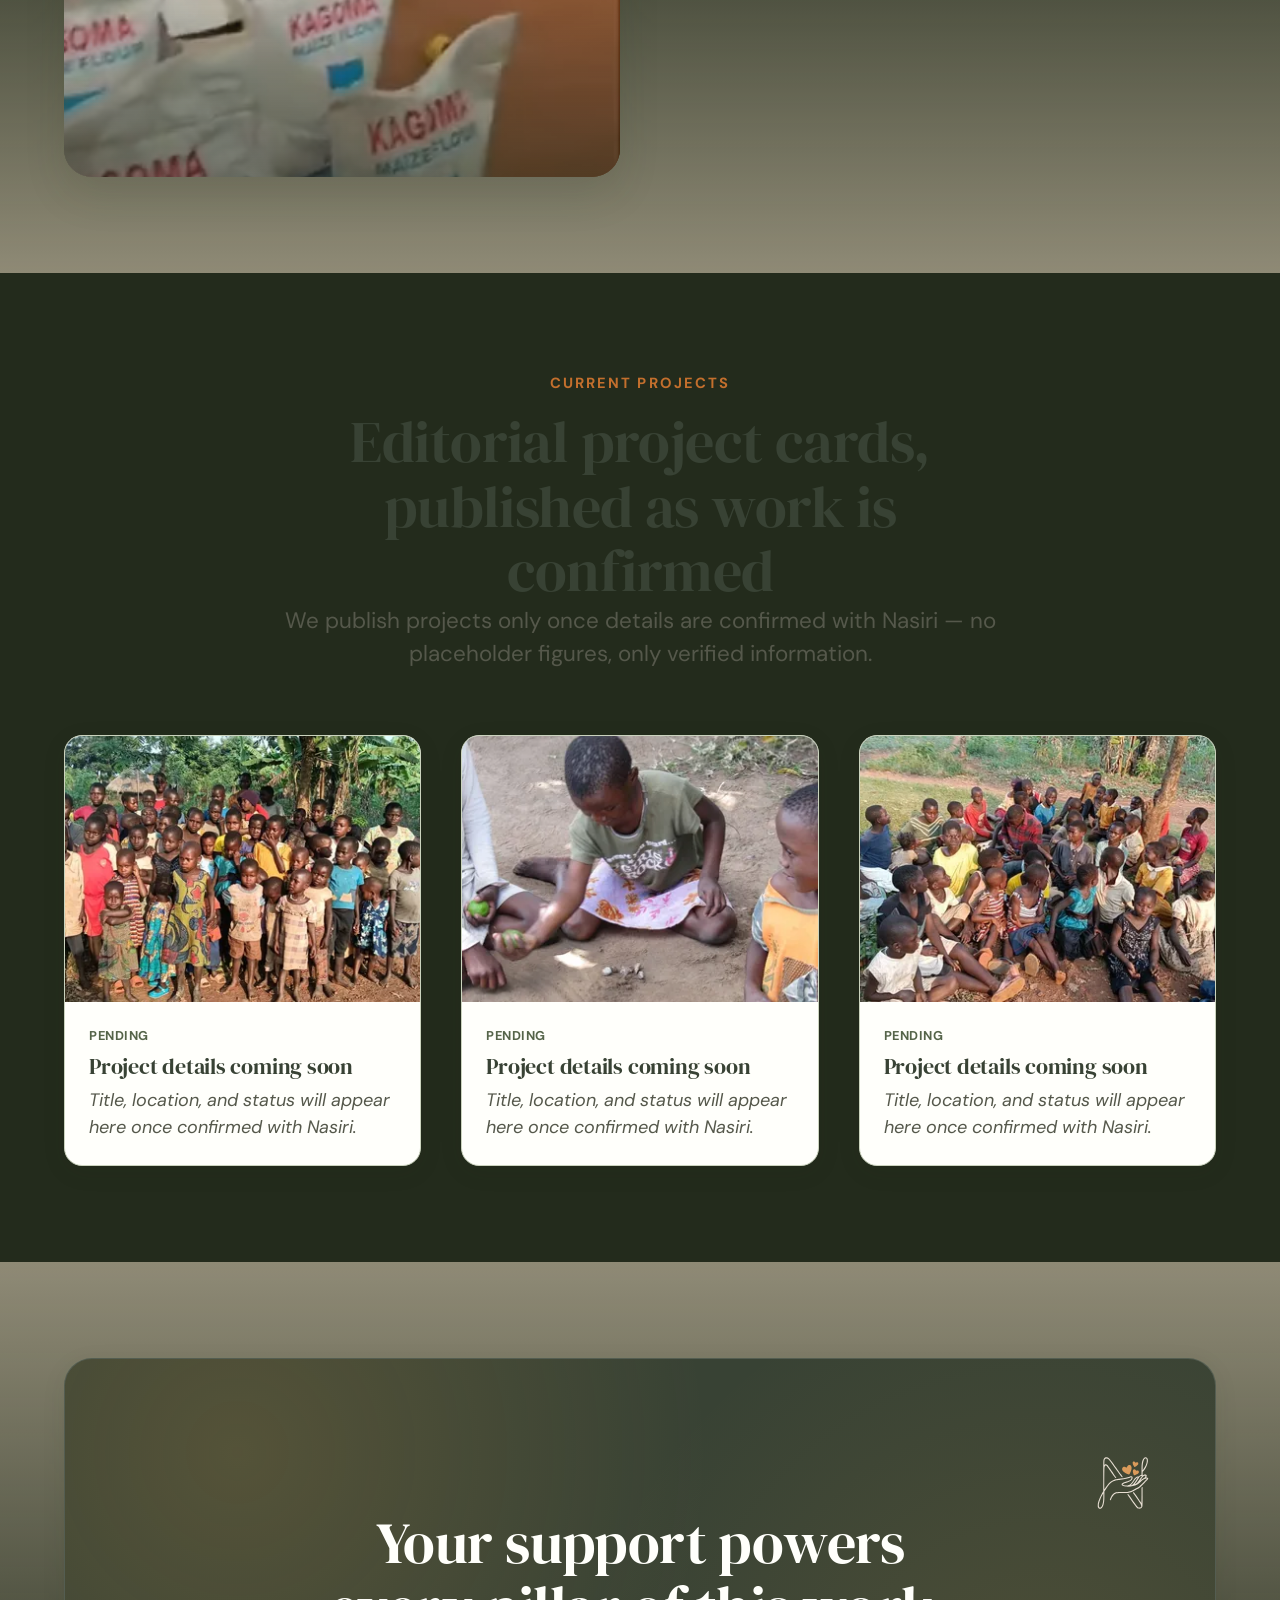
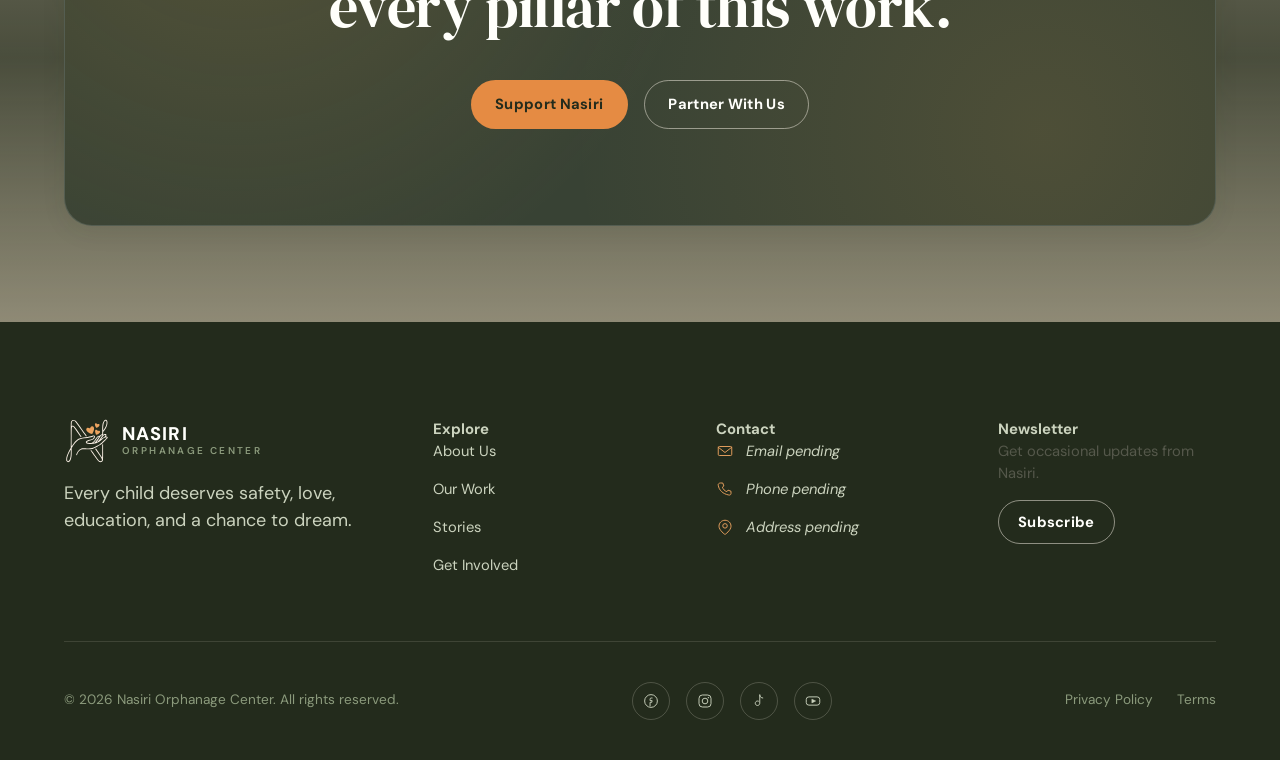
<file: our-work.html>
<!DOCTYPE html>
<html lang="en">
<head>
  <script>document.documentElement.classList.add("js");</script>
  <meta charset="UTF-8">
  <meta name="viewport" content="width=device-width, initial-scale=1.0">
  <title>Our Work — Nasiri Orphanage Center</title>
  <meta name="description" content="How Nasiri creates impact: Safe Homes, Education, Health & Wellbeing, and Community Support.">
  <meta property="og:image" content="assets/img/og-cover.jpg">
  <link rel="icon" type="image/svg+xml" href="assets/brand/favicon.svg">
  <link rel="preconnect" href="https://fonts.googleapis.com">
  <link rel="preconnect" href="https://fonts.gstatic.com" crossorigin>
  <link href="https://fonts.googleapis.com/css2?family=DM+Serif+Display&family=DM+Sans:wght@400;500;600;700;800&display=swap" rel="stylesheet">
  <link rel="stylesheet" href="css/styles.css">
  <link rel="preload" as="image" href="assets/img/bg/bg-work-lg.webp" fetchpriority="high">
</head>
<body>
  <div class="page-bg" style="background-image:url('assets/img/bg/bg-work-lg.webp')" aria-hidden="true"></div>
  <a class="skip-link" href="#main">Skip to content</a>

  <header class="site-header">
    <div class="wrap site-header__bar">
      <a href="index.html" class="brand">
        <span class="brand__mark"><img src="assets/brand/logo-mark.svg" alt="" width="42" height="42"></span>
        <span class="brand__word"><strong>NASIRI</strong><span>ORPHANAGE CENTER</span></span>
      </a>
      <button class="nav__toggle" data-nav-toggle aria-expanded="false" aria-controls="primary-nav" aria-label="Open menu">
        <svg class="icon" aria-hidden="true"><use href="assets/icons/icons.svg#icon-menu"></use></svg>
      </button>
      <nav class="nav" id="primary-nav" data-nav aria-label="Primary">
        <ul class="nav__list">
          <li><a href="index.html">Home</a></li>
          <li><a href="about.html">About Us</a></li>
          <li><a href="our-work.html" aria-current="page">Our Work</a></li>
          <li><a href="stories.html">Stories</a></li>
          <li><a href="donate.html">Get Involved</a></li>
          <li><a href="contact.html">Contact</a></li>
        </ul>
        <a href="donate.html" class="btn btn--accent nav__cta">
          Support Nasiri
          <svg class="icon" aria-hidden="true"><use href="assets/icons/icons.svg#icon-arrow-right"></use></svg>
        </a>
      </nav>
    </div>
  </header>
  <div class="nav__scrim" data-nav-scrim></div>

  <main id="main">

    <section class="page-hero wrap">
      <div class="breadcrumb"><a href="index.html">Home</a><span>/</span><span>Our Work</span></div>
      <span class="eyebrow" data-reveal>Our Work</span>
      <h1 data-reveal>How we create impact.</h1>
      <p class="lede" data-reveal>Practical, everyday support delivered with dignity — built around four pillars.</p>
    </section>

    <!-- SAFE HOMES -->
    <section class="section">
      <div class="wrap grid grid--2" style="align-items:center;">
        <div class="hero__art" data-reveal style="aspect-ratio:1/1;">
          <img src="assets/img/community-group-1-md.webp" srcset="assets/img/community-group-1-sm.webp 480w, assets/img/community-group-1-md.webp 900w, assets/img/community-group-1-lg.webp 1600w" sizes="(max-width: 768px) 90vw, 480px" alt="Children together at a Nasiri home" loading="lazy" decoding="async" style="width:100%;height:100%;object-fit:cover;">
        </div>
        <div data-reveal>
          <span class="icon-badge"><svg class="icon" aria-hidden="true"><use href="assets/icons/icons.svg#icon-home"></use></svg></span>
          <h2>Safe Homes</h2>
          <p>Provide shelter, food, clean water, and a loving family environment for orphaned and abandoned children.</p>
        </div>
      </div>
    </section>

    <!-- EDUCATION -->
    <section class="section section--alt">
      <div class="wrap grid grid--2" style="align-items:center;">
        <div data-reveal style="order:2;">
          <span class="icon-badge"><svg class="icon" aria-hidden="true"><use href="assets/icons/icons.svg#icon-education"></use></svg></span>
          <h2>Education</h2>
          <p>Cover school fees, uniforms, books, and mentorship so every child can learn and succeed.</p>
        </div>
        <div class="hero__art" data-reveal style="aspect-ratio:1/1; order:1;">
          <img src="assets/img/education-notebook-md.webp" srcset="assets/img/education-notebook-sm.webp 480w, assets/img/education-notebook-md.webp 900w, assets/img/education-notebook-lg.webp 1600w" sizes="(max-width: 768px) 90vw, 480px" alt="A child writing in a notebook outdoors" loading="lazy" decoding="async" style="width:100%;height:100%;object-fit:cover;">
        </div>
      </div>
    </section>

    <!-- HEALTH -->
    <section class="section">
      <div class="wrap grid grid--2" style="align-items:center;">
        <div class="hero__art" data-reveal style="aspect-ratio:1/1;">
          <img src="assets/img/mealtime-fork-md.webp" srcset="assets/img/mealtime-fork-sm.webp 480w, assets/img/mealtime-fork-md.webp 900w, assets/img/mealtime-fork-lg.webp 1600w" sizes="(max-width: 768px) 90vw, 480px" alt="A child enjoying a meal" loading="lazy" decoding="async" style="width:100%;height:100%;object-fit:cover;">
        </div>
        <div data-reveal>
          <span class="icon-badge"><svg class="icon" aria-hidden="true"><use href="assets/icons/icons.svg#icon-health"></use></svg></span>
          <h2>Health &amp; Wellbeing</h2>
          <p>Provide access to medical care, counseling, and daily nutritious meals.</p>
        </div>
      </div>
    </section>

    <!-- COMMUNITY SUPPORT -->
    <section class="section section--alt">
      <div class="wrap grid grid--2" style="align-items:center;">
        <div data-reveal style="order:2;">
          <span class="icon-badge"><svg class="icon" aria-hidden="true"><use href="assets/icons/icons.svg#icon-community"></use></svg></span>
          <h2>Community Support</h2>
          <p>Help vulnerable families stay together by providing income training, school support, and emergency aid.</p>
        </div>
        <div class="video-feature" data-video-feature data-reveal style="aspect-ratio:1/1; order:1;">
          <video poster="assets/video/poster-package.webp" muted loop playsinline preload="metadata">
            <source src="assets/video/supply-distribution.webm" type="video/webm">
            <source src="assets/video/supply-distribution.mp4" type="video/mp4">
          </video>
          <button class="video-feature__toggle" data-video-toggle aria-label="Play video">
            <svg class="icon icon-play" aria-hidden="true"><use href="assets/icons/icons.svg#icon-play"></use></svg>
            <svg class="icon icon-pause" aria-hidden="true"><use href="assets/icons/icons.svg#icon-pause"></use></svg>
          </button>
        </div>
      </div>
    </section>

    <!-- CURRENT PROJECTS -->
    <section class="section">
      <div class="wrap">
        <div class="section-head center" data-reveal>
          <span class="eyebrow">Current Projects</span>
          <h2>Editorial project cards, published as work is confirmed</h2>
          <p class="lede" style="margin-inline:auto;">We publish projects only once details are confirmed with Nasiri — no placeholder figures, only verified information.</p>
        </div>
        <div class="grid grid--3" data-reveal-group>
          <div class="media-card" data-reveal>
            <div class="media-card__figure"><img src="assets/img/community-group-2-md.webp" srcset="assets/img/community-group-2-sm.webp 480w, assets/img/community-group-2-md.webp 900w, assets/img/community-group-2-lg.webp 1600w" sizes="(max-width: 768px) 90vw, 480px" alt="Children together at Nasiri" loading="lazy" decoding="async"></div>
            <div class="media-card__body">
              <span class="media-card__meta">Pending</span>
              <h3>Project details coming soon</h3>
              <p class="placeholder-text">Title, location, and status will appear here once confirmed with Nasiri.</p>
            </div>
          </div>
          <div class="media-card" data-reveal>
            <div class="media-card__figure"><img src="assets/img/children-playing-game-md.webp" srcset="assets/img/children-playing-game-sm.webp 480w, assets/img/children-playing-game-md.webp 900w, assets/img/children-playing-game-lg.webp 1600w" sizes="(max-width: 768px) 90vw, 480px" alt="Children playing together" loading="lazy" decoding="async"></div>
            <div class="media-card__body">
              <span class="media-card__meta">Pending</span>
              <h3>Project details coming soon</h3>
              <p class="placeholder-text">Title, location, and status will appear here once confirmed with Nasiri.</p>
            </div>
          </div>
          <div class="media-card" data-reveal>
            <div class="media-card__figure"><img src="assets/img/community-gathering-md.webp" srcset="assets/img/community-gathering-sm.webp 480w, assets/img/community-gathering-md.webp 900w, assets/img/community-gathering-lg.webp 1600w" sizes="(max-width: 768px) 90vw, 480px" alt="Children gathered together outdoors" loading="lazy" decoding="async"></div>
            <div class="media-card__body">
              <span class="media-card__meta">Pending</span>
              <h3>Project details coming soon</h3>
              <p class="placeholder-text">Title, location, and status will appear here once confirmed with Nasiri.</p>
            </div>
          </div>
        </div>
      </div>
    </section>

    <section class="section section--alt">
      <div class="wrap">
        <div class="banner" data-reveal>
          <img class="banner__mark" src="assets/brand/logo-mark-reversed.svg" alt="" width="56" height="56">
          <h2>Your support powers every pillar of this work.</h2>
          <div class="hero__actions" style="justify-content:center; margin-top: var(--space-lg); position:relative;">
            <a href="donate.html" class="btn btn--accent">Support Nasiri</a>
            <a href="contact.html" class="btn btn--ghost-light">Partner With Us</a>
          </div>
        </div>
      </div>
    </section>

  </main>

  <footer class="site-footer">
    <div class="wrap">
      <div class="footer__grid">
        <div class="footer__brand">
          <a href="index.html" class="brand">
            <span class="brand__mark"><img src="assets/brand/logo-mark-reversed.svg" alt="" width="46" height="46"></span>
            <span class="brand__word"><strong>NASIRI</strong><span>ORPHANAGE CENTER</span></span>
          </a>
          <p>Every child deserves safety, love, education, and a chance to dream.</p>
        </div>
        <div class="footer__col">
          <h5>Explore</h5>
          <ul class="footer__list">
            <li><a href="about.html">About Us</a></li>
            <li><a href="our-work.html">Our Work</a></li>
            <li><a href="stories.html">Stories</a></li>
            <li><a href="donate.html">Get Involved</a></li>
          </ul>
        </div>
        <div class="footer__col">
          <h5>Contact</h5>
          <ul class="footer__list">
            <li><svg class="icon" aria-hidden="true"><use href="assets/icons/icons.svg#icon-mail"></use></svg><span class="placeholder-text">Email pending</span></li>
            <li><svg class="icon" aria-hidden="true"><use href="assets/icons/icons.svg#icon-phone"></use></svg><span class="placeholder-text">Phone pending</span></li>
            <li><svg class="icon" aria-hidden="true"><use href="assets/icons/icons.svg#icon-location"></use></svg><span class="placeholder-text">Address pending</span></li>
          </ul>
        </div>
        <div class="footer__col">
          <h5>Newsletter</h5>
          <p style="font-size:var(--step--1); margin-bottom:var(--space-sm);">Get occasional updates from Nasiri.</p>
          <a href="contact.html#newsletter" class="btn btn--sm btn--ghost-light">Subscribe</a>
        </div>
      </div>
      <div class="footer__bottom">
        <span>&copy; <span data-year>2026</span> Nasiri Orphanage Center. All rights reserved.</span>
        <div class="footer__socials">
          <a href="#" aria-label="Facebook"><svg class="icon" aria-hidden="true"><use href="assets/icons/icons.svg#icon-facebook"></use></svg></a>
          <a href="#" aria-label="Instagram"><svg class="icon" aria-hidden="true"><use href="assets/icons/icons.svg#icon-instagram"></use></svg></a>
          <a href="#" aria-label="TikTok"><svg class="icon" aria-hidden="true"><use href="assets/icons/icons.svg#icon-tiktok"></use></svg></a>
          <a href="#" aria-label="YouTube"><svg class="icon" aria-hidden="true"><use href="assets/icons/icons.svg#icon-youtube"></use></svg></a>
        </div>
        <div class="footer__legal">
          <a href="privacy.html">Privacy Policy</a>
          <a href="terms.html">Terms</a>
        </div>
      </div>
    </div>
  </footer>

  <div class="donate-bar" data-donate-bar hidden>
    <span>Every gift helps a child grow up safe, educated, and loved.</span>
    <a href="donate.html" class="btn btn--accent btn--sm">Donate</a>
    <button class="donate-bar__close" data-donate-bar-close aria-label="Dismiss">
      <svg class="icon" aria-hidden="true"><use href="assets/icons/icons.svg#icon-close"></use></svg>
    </button>
  </div>

  <script src="js/main.js"></script>
</body>
</html>
</file>
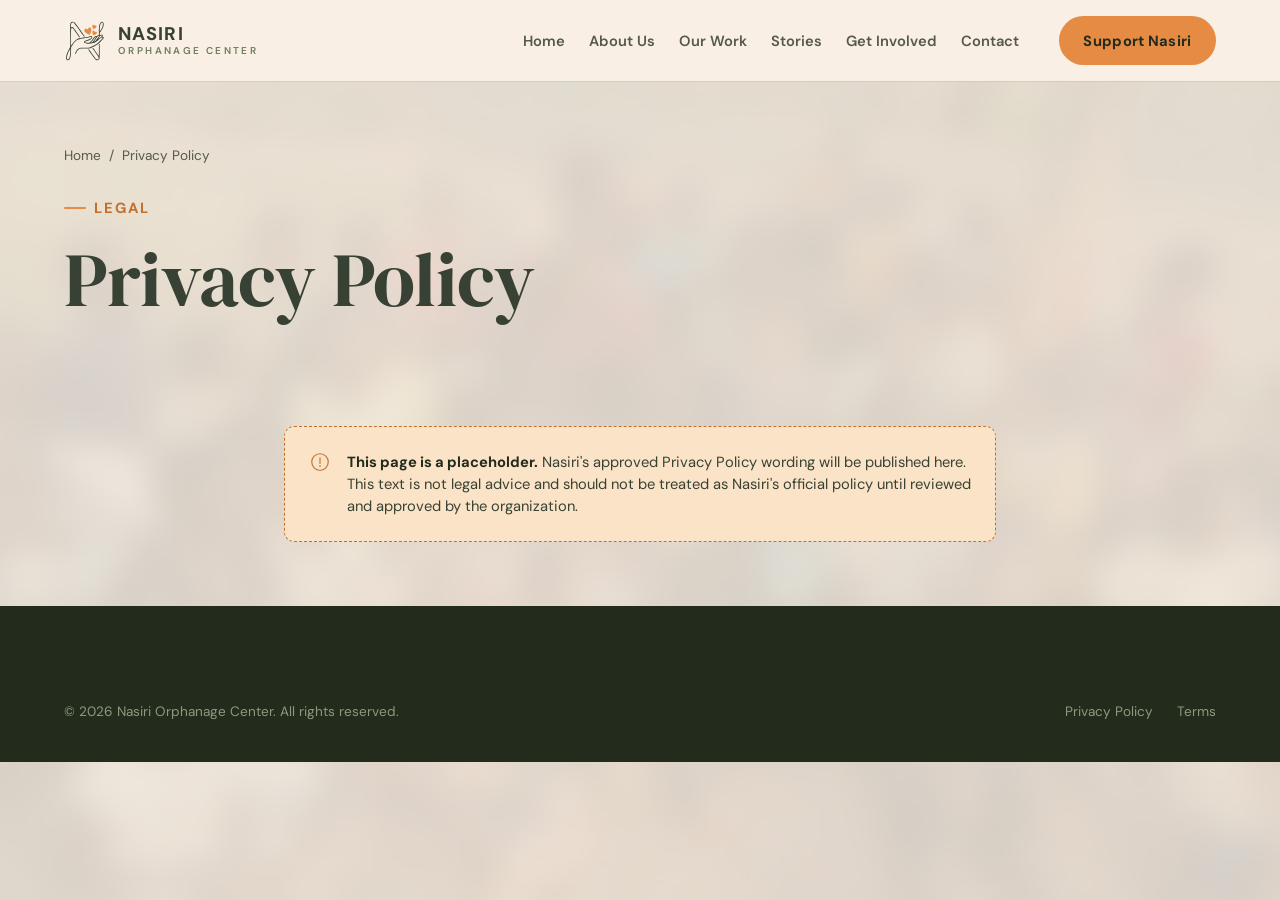
<file: privacy.html>
<!DOCTYPE html>
<html lang="en">
<head>
  <script>document.documentElement.classList.add("js");</script>
  <meta charset="UTF-8">
  <meta name="viewport" content="width=device-width, initial-scale=1.0">
  <title>Privacy Policy — Nasiri Orphanage Center</title>
  <meta name="description" content="Privacy Policy for Nasiri Orphanage Center.">
  <link rel="icon" type="image/svg+xml" href="assets/brand/favicon.svg">
  <link rel="preconnect" href="https://fonts.googleapis.com">
  <link rel="preconnect" href="https://fonts.gstatic.com" crossorigin>
  <link href="https://fonts.googleapis.com/css2?family=DM+Serif+Display&family=DM+Sans:wght@400;500;600;700;800&display=swap" rel="stylesheet">
  <link rel="stylesheet" href="css/styles.css">
</head>
<body>
  <div class="page-bg" style="background-image:url('assets/img/bg/bg-about-lg.webp')" aria-hidden="true"></div>
  <a class="skip-link" href="#main">Skip to content</a>
  <header class="site-header">
    <div class="wrap site-header__bar">
      <a href="index.html" class="brand">
        <span class="brand__mark"><img src="assets/brand/logo-mark.svg" alt="" width="42" height="42"></span>
        <span class="brand__word"><strong>NASIRI</strong><span>ORPHANAGE CENTER</span></span>
      </a>
      <button class="nav__toggle" data-nav-toggle aria-expanded="false" aria-controls="primary-nav" aria-label="Open menu">
        <svg class="icon" aria-hidden="true"><use href="assets/icons/icons.svg#icon-menu"></use></svg>
      </button>
      <nav class="nav" id="primary-nav" data-nav aria-label="Primary">
        <ul class="nav__list">
          <li><a href="index.html">Home</a></li>
          <li><a href="about.html">About Us</a></li>
          <li><a href="our-work.html">Our Work</a></li>
          <li><a href="stories.html">Stories</a></li>
          <li><a href="donate.html">Get Involved</a></li>
          <li><a href="contact.html">Contact</a></li>
        </ul>
        <a href="donate.html" class="btn btn--accent nav__cta">Support Nasiri</a>
      </nav>
    </div>
  </header>
  <div class="nav__scrim" data-nav-scrim></div>

  <main id="main">
    <section class="page-hero wrap">
      <div class="breadcrumb"><a href="index.html">Home</a><span>/</span><span>Privacy Policy</span></div>
      <span class="eyebrow" data-reveal>Legal</span>
      <h1 data-reveal>Privacy Policy</h1>
    </section>
    <section class="section section--tight">
      <div class="wrap" style="max-width:760px;" data-reveal>
        <div class="notice">
          <svg class="icon" aria-hidden="true"><use href="assets/icons/icons.svg#icon-alert"></use></svg>
          <span><strong>This page is a placeholder.</strong> Nasiri's approved Privacy Policy wording will be published here. This text is not legal advice and should not be treated as Nasiri's official policy until reviewed and approved by the organization.</span>
        </div>
      </div>
    </section>
  </main>

  <footer class="site-footer">
    <div class="wrap">
      <div class="footer__bottom" style="border-top:none; padding-top:0;">
        <span>&copy; <span data-year>2026</span> Nasiri Orphanage Center. All rights reserved.</span>
        <div class="footer__legal">
          <a href="privacy.html">Privacy Policy</a>
          <a href="terms.html">Terms</a>
        </div>
      </div>
    </div>
  </footer>
  <script src="js/main.js"></script>
</body>
</html>
</file>
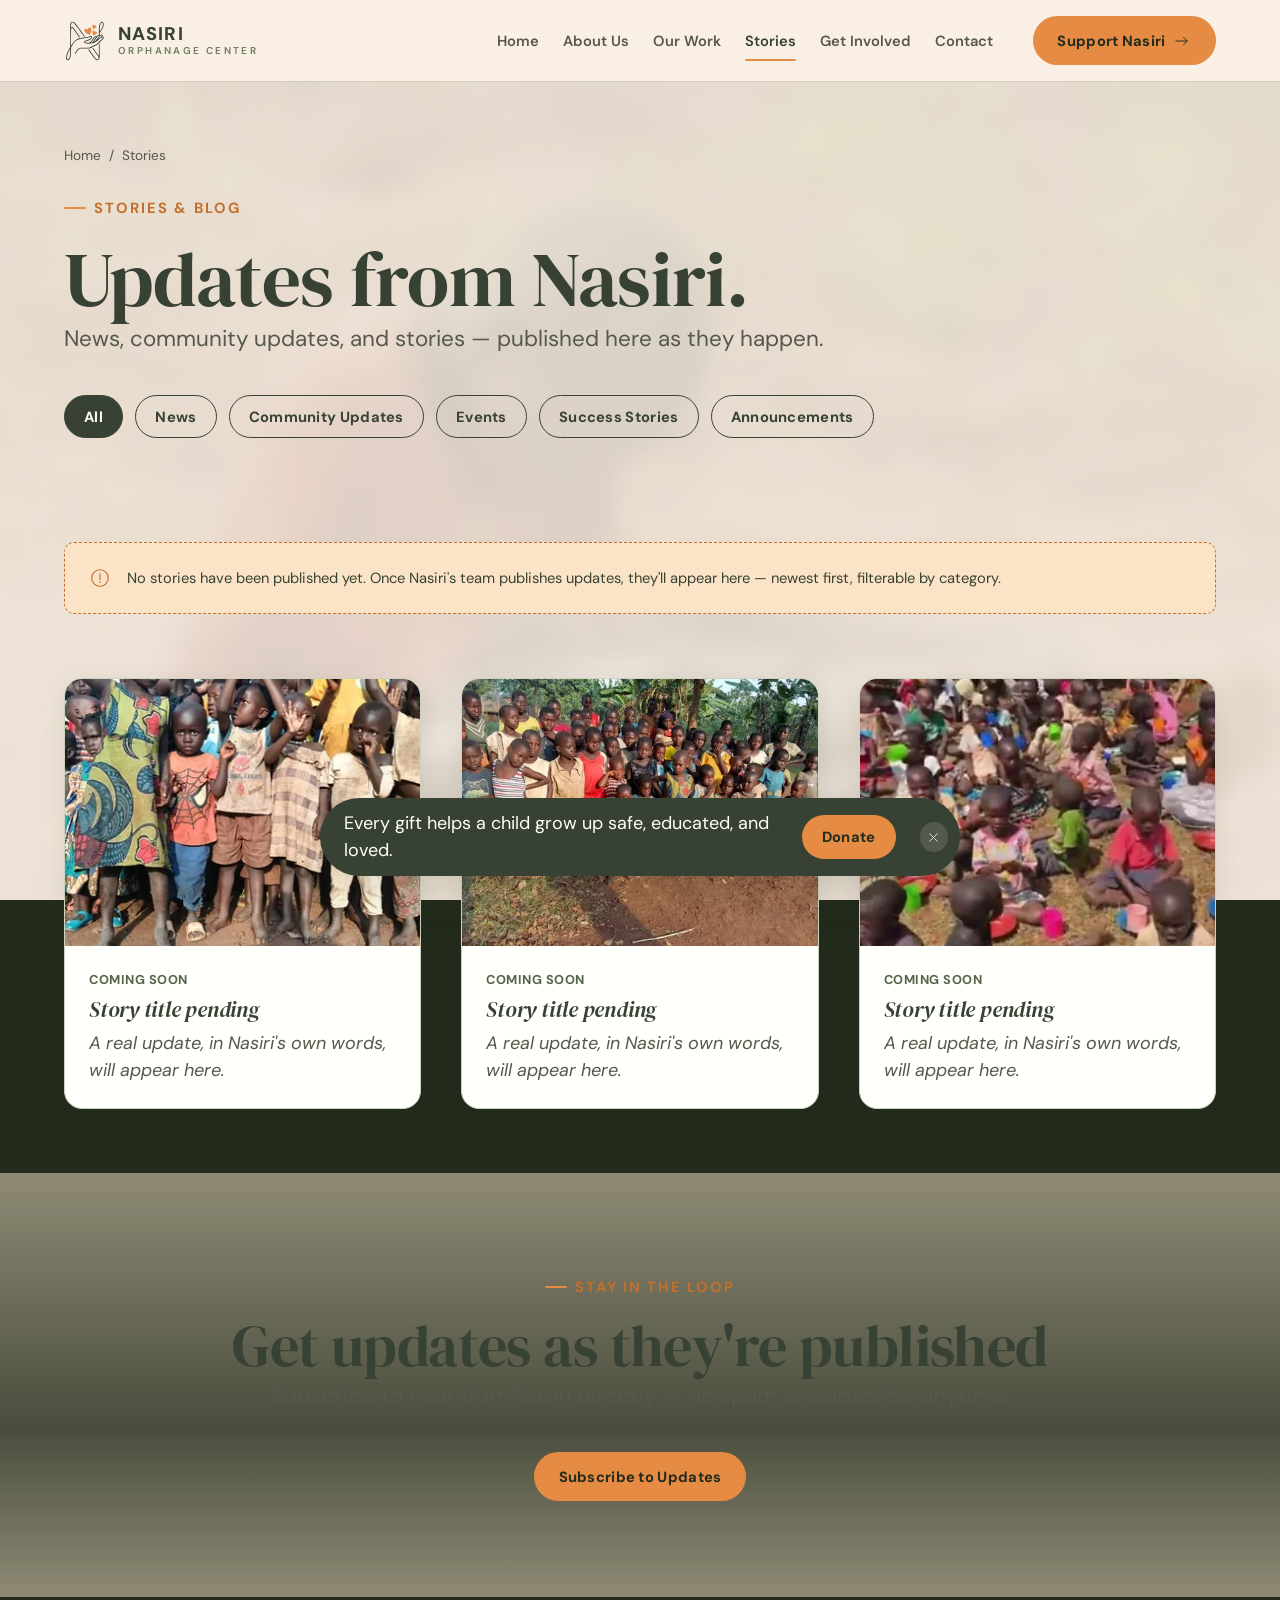
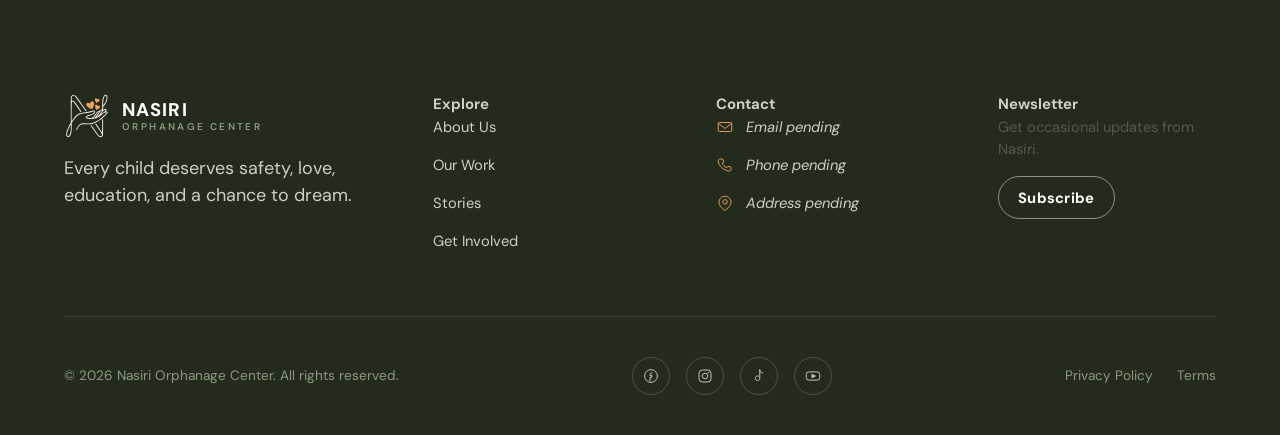
<file: stories.html>
<!DOCTYPE html>
<html lang="en">
<head>
  <script>document.documentElement.classList.add("js");</script>
  <meta charset="UTF-8">
  <meta name="viewport" content="width=device-width, initial-scale=1.0">
  <title>Stories &amp; Blog — Nasiri Orphanage Center</title>
  <meta name="description" content="News, community updates, and stories from Nasiri Orphanage Center.">
  <meta property="og:image" content="assets/img/og-cover.jpg">
  <link rel="icon" type="image/svg+xml" href="assets/brand/favicon.svg">
  <link rel="preconnect" href="https://fonts.googleapis.com">
  <link rel="preconnect" href="https://fonts.gstatic.com" crossorigin>
  <link href="https://fonts.googleapis.com/css2?family=DM+Serif+Display&family=DM+Sans:wght@400;500;600;700;800&display=swap" rel="stylesheet">
  <link rel="stylesheet" href="css/styles.css">
  <link rel="preload" as="image" href="assets/img/bg/bg-stories-lg.webp" fetchpriority="high">
</head>
<body>
  <div class="page-bg" style="background-image:url('assets/img/bg/bg-stories-lg.webp')" aria-hidden="true"></div>
  <a class="skip-link" href="#main">Skip to content</a>

  <header class="site-header">
    <div class="wrap site-header__bar">
      <a href="index.html" class="brand">
        <span class="brand__mark"><img src="assets/brand/logo-mark.svg" alt="" width="42" height="42"></span>
        <span class="brand__word"><strong>NASIRI</strong><span>ORPHANAGE CENTER</span></span>
      </a>
      <button class="nav__toggle" data-nav-toggle aria-expanded="false" aria-controls="primary-nav" aria-label="Open menu">
        <svg class="icon" aria-hidden="true"><use href="assets/icons/icons.svg#icon-menu"></use></svg>
      </button>
      <nav class="nav" id="primary-nav" data-nav aria-label="Primary">
        <ul class="nav__list">
          <li><a href="index.html">Home</a></li>
          <li><a href="about.html">About Us</a></li>
          <li><a href="our-work.html">Our Work</a></li>
          <li><a href="stories.html" aria-current="page">Stories</a></li>
          <li><a href="donate.html">Get Involved</a></li>
          <li><a href="contact.html">Contact</a></li>
        </ul>
        <a href="donate.html" class="btn btn--accent nav__cta">
          Support Nasiri
          <svg class="icon" aria-hidden="true"><use href="assets/icons/icons.svg#icon-arrow-right"></use></svg>
        </a>
      </nav>
    </div>
  </header>
  <div class="nav__scrim" data-nav-scrim></div>

  <main id="main">

    <section class="page-hero wrap">
      <div class="breadcrumb"><a href="index.html">Home</a><span>/</span><span>Stories</span></div>
      <span class="eyebrow" data-reveal>Stories &amp; Blog</span>
      <h1 data-reveal>Updates from Nasiri.</h1>
      <p class="lede" data-reveal>News, community updates, and stories — published here as they happen.</p>
    </section>

    <!-- CATEGORY FILTER -->
    <section class="wrap" style="margin-bottom: var(--space-lg);" data-reveal>
      <div style="display:flex; gap:var(--space-xs); flex-wrap:wrap;">
        <button class="btn btn--sm btn--outline" style="--btn-bg:var(--sage-800); --btn-fg:var(--white); border-color:var(--sage-800);">All</button>
        <button class="btn btn--sm btn--outline">News</button>
        <button class="btn btn--sm btn--outline">Community Updates</button>
        <button class="btn btn--sm btn--outline">Events</button>
        <button class="btn btn--sm btn--outline">Success Stories</button>
        <button class="btn btn--sm btn--outline">Announcements</button>
      </div>
    </section>

    <!-- EMPTY STATE -->
    <section class="section section--tight">
      <div class="wrap">
        <div class="notice" data-reveal style="margin-bottom: var(--space-xl);">
          <svg class="icon" aria-hidden="true"><use href="assets/icons/icons.svg#icon-alert"></use></svg>
          <span>No stories have been published yet. Once Nasiri's team publishes updates, they'll appear here — newest first, filterable by category.</span>
        </div>
        <div class="grid grid--3" data-reveal-group>
          <div class="media-card" data-reveal>
            <div class="media-card__figure"><img src="assets/img/hope-raised-hands-md.webp" srcset="assets/img/hope-raised-hands-sm.webp 480w, assets/img/hope-raised-hands-md.webp 900w, assets/img/hope-raised-hands-lg.webp 1600w" sizes="(max-width: 768px) 90vw, 480px" alt="Children joyfully raising their hands" loading="lazy" decoding="async"></div>
            <div class="media-card__body">
              <span class="media-card__meta">Coming Soon</span>
              <h3 class="placeholder-text">Story title pending</h3>
              <p class="placeholder-text">A real update, in Nasiri's own words, will appear here.</p>
            </div>
          </div>
          <div class="media-card" data-reveal>
            <div class="media-card__figure"><img src="assets/img/community-group-1-md.webp" srcset="assets/img/community-group-1-sm.webp 480w, assets/img/community-group-1-md.webp 900w, assets/img/community-group-1-lg.webp 1600w" sizes="(max-width: 768px) 90vw, 480px" alt="Children together at Nasiri" loading="lazy" decoding="async"></div>
            <div class="media-card__body">
              <span class="media-card__meta">Coming Soon</span>
              <h3 class="placeholder-text">Story title pending</h3>
              <p class="placeholder-text">A real update, in Nasiri's own words, will appear here.</p>
            </div>
          </div>
          <div class="media-card" data-reveal>
            <div class="media-card__figure"><img src="assets/img/group-mealtime-md.webp" srcset="assets/img/group-mealtime-sm.webp 480w, assets/img/group-mealtime-md.webp 900w, assets/img/group-mealtime-lg.webp 1600w" sizes="(max-width: 768px) 90vw, 480px" alt="Children sharing a meal outdoors" loading="lazy" decoding="async"></div>
            <div class="media-card__body">
              <span class="media-card__meta">Coming Soon</span>
              <h3 class="placeholder-text">Story title pending</h3>
              <p class="placeholder-text">A real update, in Nasiri's own words, will appear here.</p>
            </div>
          </div>
        </div>
      </div>
    </section>

    <section class="section section--alt">
      <div class="wrap text-center" data-reveal>
        <span class="eyebrow" style="justify-content:center;">Stay in the loop</span>
        <h2>Get updates as they're published</h2>
        <p class="lede" style="margin-inline:auto;">Subscribe to hear from Nasiri directly — no spam, unsubscribe anytime.</p>
        <a href="contact.html#newsletter" class="btn btn--accent mt-lg">Subscribe to Updates</a>
      </div>
    </section>

  </main>

  <footer class="site-footer">
    <div class="wrap">
      <div class="footer__grid">
        <div class="footer__brand">
          <a href="index.html" class="brand">
            <span class="brand__mark"><img src="assets/brand/logo-mark-reversed.svg" alt="" width="46" height="46"></span>
            <span class="brand__word"><strong>NASIRI</strong><span>ORPHANAGE CENTER</span></span>
          </a>
          <p>Every child deserves safety, love, education, and a chance to dream.</p>
        </div>
        <div class="footer__col">
          <h5>Explore</h5>
          <ul class="footer__list">
            <li><a href="about.html">About Us</a></li>
            <li><a href="our-work.html">Our Work</a></li>
            <li><a href="stories.html">Stories</a></li>
            <li><a href="donate.html">Get Involved</a></li>
          </ul>
        </div>
        <div class="footer__col">
          <h5>Contact</h5>
          <ul class="footer__list">
            <li><svg class="icon" aria-hidden="true"><use href="assets/icons/icons.svg#icon-mail"></use></svg><span class="placeholder-text">Email pending</span></li>
            <li><svg class="icon" aria-hidden="true"><use href="assets/icons/icons.svg#icon-phone"></use></svg><span class="placeholder-text">Phone pending</span></li>
            <li><svg class="icon" aria-hidden="true"><use href="assets/icons/icons.svg#icon-location"></use></svg><span class="placeholder-text">Address pending</span></li>
          </ul>
        </div>
        <div class="footer__col">
          <h5>Newsletter</h5>
          <p style="font-size:var(--step--1); margin-bottom:var(--space-sm);">Get occasional updates from Nasiri.</p>
          <a href="contact.html#newsletter" class="btn btn--sm btn--ghost-light">Subscribe</a>
        </div>
      </div>
      <div class="footer__bottom">
        <span>&copy; <span data-year>2026</span> Nasiri Orphanage Center. All rights reserved.</span>
        <div class="footer__socials">
          <a href="#" aria-label="Facebook"><svg class="icon" aria-hidden="true"><use href="assets/icons/icons.svg#icon-facebook"></use></svg></a>
          <a href="#" aria-label="Instagram"><svg class="icon" aria-hidden="true"><use href="assets/icons/icons.svg#icon-instagram"></use></svg></a>
          <a href="#" aria-label="TikTok"><svg class="icon" aria-hidden="true"><use href="assets/icons/icons.svg#icon-tiktok"></use></svg></a>
          <a href="#" aria-label="YouTube"><svg class="icon" aria-hidden="true"><use href="assets/icons/icons.svg#icon-youtube"></use></svg></a>
        </div>
        <div class="footer__legal">
          <a href="privacy.html">Privacy Policy</a>
          <a href="terms.html">Terms</a>
        </div>
      </div>
    </div>
  </footer>

  <div class="donate-bar" data-donate-bar hidden>
    <span>Every gift helps a child grow up safe, educated, and loved.</span>
    <a href="donate.html" class="btn btn--accent btn--sm">Donate</a>
    <button class="donate-bar__close" data-donate-bar-close aria-label="Dismiss">
      <svg class="icon" aria-hidden="true"><use href="assets/icons/icons.svg#icon-close"></use></svg>
    </button>
  </div>

  <script src="js/main.js"></script>
</body>
</html>
</file>
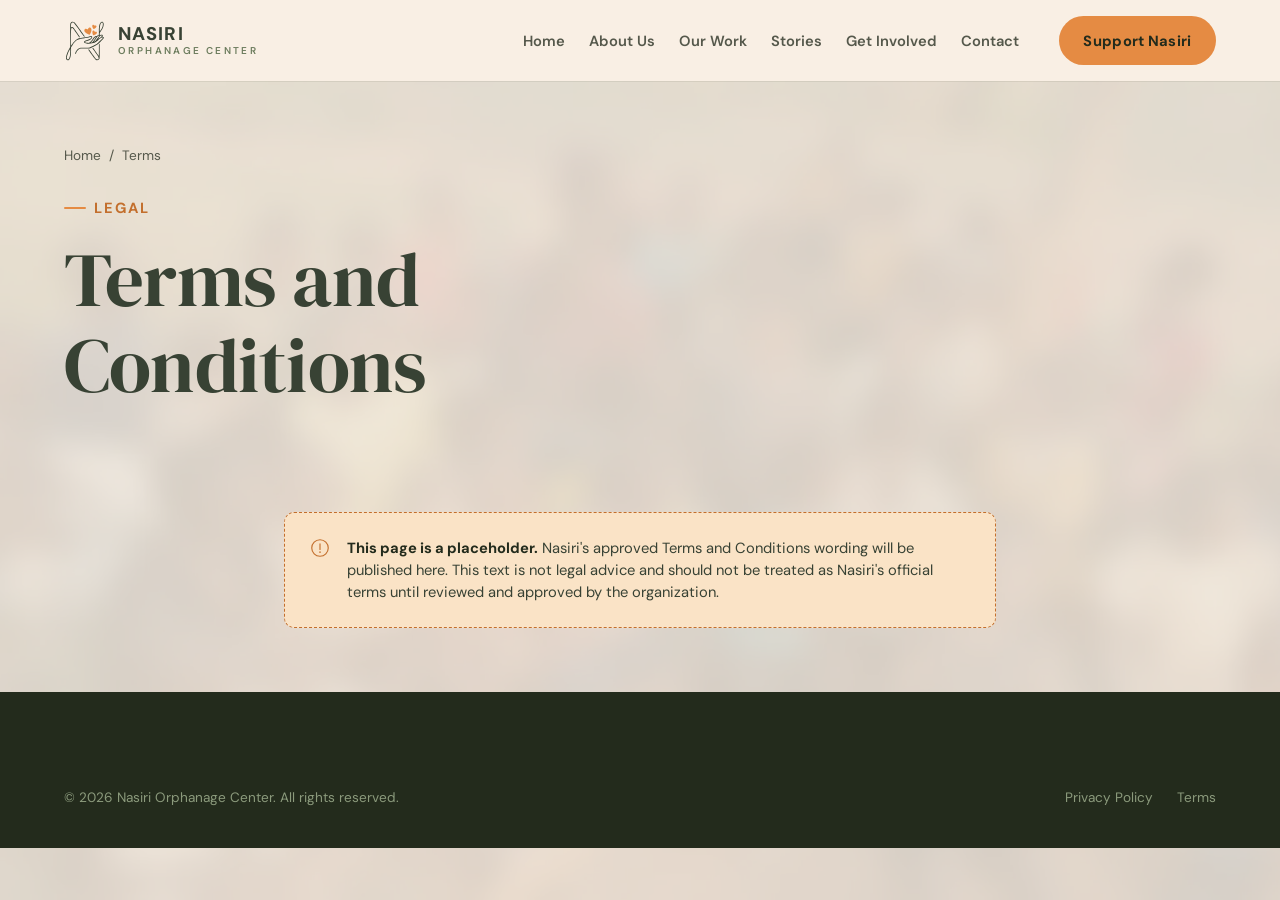
<file: terms.html>
<!DOCTYPE html>
<html lang="en">
<head>
  <script>document.documentElement.classList.add("js");</script>
  <meta charset="UTF-8">
  <meta name="viewport" content="width=device-width, initial-scale=1.0">
  <title>Terms and Conditions — Nasiri Orphanage Center</title>
  <meta name="description" content="Terms and Conditions for Nasiri Orphanage Center.">
  <link rel="icon" type="image/svg+xml" href="assets/brand/favicon.svg">
  <link rel="preconnect" href="https://fonts.googleapis.com">
  <link rel="preconnect" href="https://fonts.gstatic.com" crossorigin>
  <link href="https://fonts.googleapis.com/css2?family=DM+Serif+Display&family=DM+Sans:wght@400;500;600;700;800&display=swap" rel="stylesheet">
  <link rel="stylesheet" href="css/styles.css">
</head>
<body>
  <div class="page-bg" style="background-image:url('assets/img/bg/bg-about-lg.webp')" aria-hidden="true"></div>
  <a class="skip-link" href="#main">Skip to content</a>
  <header class="site-header">
    <div class="wrap site-header__bar">
      <a href="index.html" class="brand">
        <span class="brand__mark"><img src="assets/brand/logo-mark.svg" alt="" width="42" height="42"></span>
        <span class="brand__word"><strong>NASIRI</strong><span>ORPHANAGE CENTER</span></span>
      </a>
      <button class="nav__toggle" data-nav-toggle aria-expanded="false" aria-controls="primary-nav" aria-label="Open menu">
        <svg class="icon" aria-hidden="true"><use href="assets/icons/icons.svg#icon-menu"></use></svg>
      </button>
      <nav class="nav" id="primary-nav" data-nav aria-label="Primary">
        <ul class="nav__list">
          <li><a href="index.html">Home</a></li>
          <li><a href="about.html">About Us</a></li>
          <li><a href="our-work.html">Our Work</a></li>
          <li><a href="stories.html">Stories</a></li>
          <li><a href="donate.html">Get Involved</a></li>
          <li><a href="contact.html">Contact</a></li>
        </ul>
        <a href="donate.html" class="btn btn--accent nav__cta">Support Nasiri</a>
      </nav>
    </div>
  </header>
  <div class="nav__scrim" data-nav-scrim></div>

  <main id="main">
    <section class="page-hero wrap">
      <div class="breadcrumb"><a href="index.html">Home</a><span>/</span><span>Terms</span></div>
      <span class="eyebrow" data-reveal>Legal</span>
      <h1 data-reveal>Terms and Conditions</h1>
    </section>
    <section class="section section--tight">
      <div class="wrap" style="max-width:760px;" data-reveal>
        <div class="notice">
          <svg class="icon" aria-hidden="true"><use href="assets/icons/icons.svg#icon-alert"></use></svg>
          <span><strong>This page is a placeholder.</strong> Nasiri's approved Terms and Conditions wording will be published here. This text is not legal advice and should not be treated as Nasiri's official terms until reviewed and approved by the organization.</span>
        </div>
      </div>
    </section>
  </main>

  <footer class="site-footer">
    <div class="wrap">
      <div class="footer__bottom" style="border-top:none; padding-top:0;">
        <span>&copy; <span data-year>2026</span> Nasiri Orphanage Center. All rights reserved.</span>
        <div class="footer__legal">
          <a href="privacy.html">Privacy Policy</a>
          <a href="terms.html">Terms</a>
        </div>
      </div>
    </div>
  </footer>
  <script src="js/main.js"></script>
</body>
</html>
</file>
<file: css/styles.css>
/* ===========================================================
   NASIRI ORPHANAGE CENTER — Design System
   Palette derived from the organization's logo mark.
   =========================================================== */

:root {
  /* ---- Color tokens (Earthy Elegance) ----
     Core values (--cream, --sage-800, --amber-500) are the
     brand's actual extracted palette from the Nasiri logo mark;
     the rest of the scale is built around them. ---- */
  --cream:        #F9EFE4;
  --cream-alt:    #F1E6D5;
  --cream-deep:   #E8D9C0;
  --white:        #FFFFFB;

  --sage-900:     #232B1C;
  --sage-800:     #384234;
  --sage-700:     #45523B;
  --sage-600:     #556449;
  --sage-500:     #6C7C5D;
  --sage-400:     #8B9A7C;
  --sage-200:     #CBD3BE;
  --sage-100:     #E7EBDF;

  --amber-600:    #C36F2D;
  --amber-500:    #E58B43;
  --amber-400:    #EBA35F;
  --amber-100:    #FAE3C6;

  --terracotta:   #C1694A;

  --ink:          #2B2B23;
  --ink-soft:     #55584B;

  --success:      #4C7A55;
  --error:        #B4483A;

  /* ---- Semantic aliases ---- */
  --color-bg:            var(--cream);
  --color-bg-alt:        var(--cream-alt);
  --color-surface:       var(--white);
  --color-text:          var(--ink);
  --color-text-soft:     var(--ink-soft);
  --color-heading:       var(--sage-800);
  --color-brand:         var(--sage-600);
  --color-brand-dark:    var(--sage-800);
  --color-accent:        var(--amber-500);
  --color-accent-dark:   var(--amber-600);
  --color-border:        var(--sage-200);

  /* ---- Type ---- */
  --font-display: "DM Serif Display", Georgia, "Times New Roman", serif;
  --font-body: "DM Sans", -apple-system, BlinkMacSystemFont, "Segoe UI", sans-serif;

  --step--1: clamp(0.83rem, 0.8rem + 0.15vw, 0.95rem);
  --step-0:  clamp(1rem, 0.95rem + 0.25vw, 1.125rem);
  --step-1:  clamp(1.2rem, 1.1rem + 0.45vw, 1.4rem);
  --step-2:  clamp(1.5rem, 1.3rem + 0.9vw, 1.9rem);
  --step-3:  clamp(1.9rem, 1.6rem + 1.4vw, 2.6rem);
  --step-4:  clamp(2.4rem, 1.9rem + 2.4vw, 3.6rem);
  --step-5:  clamp(3rem, 2.2rem + 3.6vw, 4.8rem);

  /* ---- Spacing scale ---- */
  --space-3xs: 0.25rem;
  --space-2xs: 0.5rem;
  --space-xs:  0.75rem;
  --space-sm:  1rem;
  --space-md:  1.5rem;
  --space-lg:  2.5rem;
  --space-xl:  4rem;
  --space-2xl: 6rem;
  --space-3xl: 9rem;

  /* ---- Shape / elevation ---- */
  --radius-sm: 10px;
  --radius-md: 18px;
  --radius-lg: 28px;
  --radius-pill: 999px;
  --shadow-soft: 0 6px 24px rgba(43, 51, 31, 0.08);
  --shadow-lift: 0 18px 40px rgba(43, 51, 31, 0.14);

  --ease-out: cubic-bezier(0.16, 1, 0.3, 1);
  --ease-cinematic: cubic-bezier(0.22, 1, 0.36, 1);
  --dur-fast: 180ms;
  --dur-med: 420ms;
  --dur-slow: 900ms;
  --dur-cinematic: 1400ms;

  --content-max: 1200px;

  /* ---- Card surface tokens ----
     Solid, calm panels — no backdrop-filter. An earlier pass tried
     heavy frosted-glass blur over a full photo background and it
     read as shaky/noisy with poor card contrast, so the background
     is now a solid warm color with only a faint trace of photo
     showing through (see .page-bg), and panels are back to solid,
     cheap-to-render surfaces close to the original design. ---- */
  --glass-light-bg:      var(--white);
  --glass-light-bg-soft: var(--cream-alt);
  --glass-light-border:  var(--sage-200);
  --glass-dark-bg:       var(--cream);
  --glass-dark-bg-strong: var(--sage-800);
  --glass-dark-border:   rgba(255, 255, 255, 0.14);
  --glass-blur: none;
  --glass-blur-sm: none;
  --shadow-glass: var(--shadow-soft);
}

/* View Transitions API: cinematic cross-fade between page loads
   in supporting browsers (Chromium). Pure progressive enhancement —
   unsupported browsers just navigate normally. */
@view-transition {
  navigation: auto;
}
::view-transition-old(root) { animation-duration: 420ms; }
::view-transition-new(root) { animation-duration: 620ms; }

/* ===========================================================
   Reset
   =========================================================== */
*, *::before, *::after { box-sizing: border-box; }
* { margin: 0; }
html { -webkit-text-size-adjust: 100%; scroll-behavior: smooth; }
body { min-height: 100svh; line-height: 1.5; -webkit-font-smoothing: antialiased; }
img, picture, svg { display: block; max-width: 100%; }
input, button, textarea, select { font: inherit; color: inherit; }
button { cursor: pointer; }
a { color: inherit; text-decoration: none; }
ul, ol { list-style: none; padding: 0; }

@media (prefers-reduced-motion: reduce) {
  html { scroll-behavior: auto; }
  *, *::before, *::after {
    animation-duration: 0.01ms !important;
    animation-iteration-count: 1 !important;
    transition-duration: 0.01ms !important;
    scroll-behavior: auto !important;
  }
}

/* ===========================================================
   Base
   =========================================================== */
body {
  font-family: var(--font-body);
  background: var(--sage-900);
  color: var(--color-text);
  font-size: var(--step-0);
}

/* ===========================================================
   Cinematic page background — one fixed, pre-blurred photo per
   page, sitting behind every section. Content rides on top of it
   as glass panels (see Glassmorphism below). Pre-blurring the
   image server-side (rather than a live CSS filter) keeps this
   layer both cheap to paint and small to download — blurred
   source images compress dramatically smaller than sharp ones.
   =========================================================== */
.page-bg {
  position: fixed;
  inset: 0;
  z-index: -2;
  /* background-image is set inline per page (a plain url(), not a
     custom property) — url() values inside a custom property
     resolve relative to the stylesheet that *reads* them (this
     file's location), not the HTML document, which 404s the image
     the moment this file isn't sitting next to /assets/. Setting it
     as a real inline style resolves correctly against the page. */
  background-color: var(--cream);
  background-size: cover;
  background-position: center 22%;
  background-repeat: no-repeat;
  opacity: 0;
  animation: pageBgIn var(--dur-cinematic) var(--ease-cinematic) forwards;
}
/* A near-opaque warm scrim keeps the page reading as a calm, solid
   surface — the photo underneath shows through only as a faint
   trace of color and shape, not a busy full backdrop. This was a
   direct response to feedback that a full-strength blurred photo
   behind every section felt noisy and hurt card contrast. */
.page-bg::after {
  content: "";
  position: absolute;
  inset: 0;
  background: var(--cream);
  opacity: 0.86;
}
@keyframes pageBgIn {
  from { opacity: 0; }
  to   { opacity: 1; }
}
@media (prefers-reduced-motion: reduce) {
  .page-bg { animation: none; opacity: 1; }
}

.breadcrumb { color: var(--ink-soft); }
.breadcrumb a:hover { color: var(--color-brand); }

h1, h2, h3, h4 {
  font-family: var(--font-display);
  color: var(--sage-800);
  line-height: 1.12;
  font-weight: 400;
  letter-spacing: -0.01em;
}
h1 { font-size: var(--step-5); }
h2 { font-size: var(--step-4); }
h3 { font-size: var(--step-2); }
h4 { font-size: var(--step-1); font-family: var(--font-body); font-weight: 700; }

p { color: var(--color-text-soft); }
p + p { margin-top: var(--space-sm); }

.eyebrow {
  display: inline-flex;
  align-items: center;
  gap: var(--space-2xs);
  font-family: var(--font-body);
  font-weight: 700;
  font-size: var(--step--1);
  letter-spacing: 0.14em;
  text-transform: uppercase;
  color: var(--color-accent-dark);
  margin-bottom: var(--space-sm);
}
.eyebrow::before {
  content: "";
  width: 22px;
  height: 2px;
  background: var(--color-accent);
  border-radius: 2px;
}

.lede {
  font-size: var(--step-1);
  color: var(--color-text-soft);
  max-width: 62ch;
}

.visually-hidden {
  position: absolute; width: 1px; height: 1px;
  padding: 0; margin: -1px; overflow: hidden;
  clip: rect(0,0,0,0); white-space: nowrap; border: 0;
}

.skip-link {
  position: absolute;
  left: var(--space-sm);
  top: -60px;
  background: var(--color-brand-dark);
  color: var(--white);
  padding: var(--space-2xs) var(--space-sm);
  border-radius: var(--radius-sm);
  z-index: 1000;
  transition: top var(--dur-fast) var(--ease-out);
}
.skip-link:focus { top: var(--space-sm); }

:focus-visible {
  outline: 3px solid var(--color-accent);
  outline-offset: 3px;
  border-radius: 4px;
}

/* ===========================================================
   Layout helpers
   =========================================================== */
.wrap {
  width: 100%;
  max-width: var(--content-max);
  margin-inline: auto;
  padding-inline: var(--space-md);
}

.section { padding-block: var(--space-2xl); position: relative; }
.section--tight { padding-block: var(--space-xl); }
/* Sections no longer carry solid fills — the fixed cinematic photo
   behind the page provides continuity. --alt / --deep add just
   enough of a translucent scrim to create rhythm between sections
   without blocking the background. */
.section--alt {
  background: linear-gradient(180deg, rgba(232,217,192,0.55), rgba(232,217,192,0.2) 60%, rgba(232,217,192,0.55));
}
.section--deep {
  background: var(--glass-dark-bg-strong);
  backdrop-filter: var(--glass-blur-sm);
  -webkit-backdrop-filter: var(--glass-blur-sm);
  color: var(--cream);
  border-block: 1px solid var(--glass-dark-border);
}
.section--deep h2, .section--deep h3 { color: var(--white); }
.section--deep p { color: var(--sage-200); }

.section-head {
  max-width: 720px;
  margin-bottom: var(--space-xl);
}
.section-head.center { margin-inline: auto; text-align: center; }
.section-head.center .eyebrow::before { display: none; }

.grid {
  display: grid;
  gap: var(--space-lg);
}
.grid--2 { grid-template-columns: repeat(2, 1fr); }
.grid--3 { grid-template-columns: repeat(3, 1fr); }
.grid--4 { grid-template-columns: repeat(4, 1fr); }

@media (max-width: 980px) {
  .grid--3, .grid--4 { grid-template-columns: repeat(2, 1fr); }
}
@media (max-width: 640px) {
  .grid--2, .grid--3, .grid--4 { grid-template-columns: 1fr; }
  .section { padding-block: var(--space-xl); }
  h1 { font-size: var(--step-4); }
}

/* ===========================================================
   Buttons
   =========================================================== */
.btn {
  --btn-bg: var(--color-brand);
  --btn-fg: var(--white);
  display: inline-flex;
  align-items: center;
  gap: var(--space-2xs);
  padding: 0.85em 1.6em;
  border-radius: var(--radius-pill);
  background: var(--btn-bg);
  color: var(--btn-fg);
  font-weight: 700;
  font-size: var(--step--1);
  letter-spacing: 0.02em;
  border: 1px solid transparent;
  transition: transform var(--dur-fast) var(--ease-out),
              box-shadow var(--dur-fast) var(--ease-out),
              background var(--dur-fast) var(--ease-out);
  white-space: nowrap;
}
.btn svg { width: 18px; height: 18px; transition: transform var(--dur-fast) var(--ease-out); }
.btn:hover { transform: translateY(-2px); box-shadow: var(--shadow-lift); }
.btn:hover svg { transform: translateX(3px); }
.btn:active { transform: translateY(0); }

.btn--accent { --btn-bg: var(--color-accent); --btn-fg: var(--sage-900); }
.btn--accent:hover { --btn-bg: var(--color-accent-dark); }

.btn--outline {
  --btn-bg: transparent;
  --btn-fg: var(--color-brand-dark);
  border-color: currentColor;
}
.btn--outline:hover { --btn-bg: var(--sage-800); --btn-fg: var(--white); border-color: var(--sage-800); }

.btn--ghost-light {
  --btn-bg: transparent;
  --btn-fg: var(--white);
  border-color: rgba(250, 243, 231, 0.5);
}
.btn--ghost-light:hover { --btn-bg: var(--white); --btn-fg: var(--sage-800); border-color: var(--white); }

.btn--sm { padding: 0.65em 1.3em; font-size: var(--step--1); }

.link-inline {
  display: inline-flex;
  align-items: center;
  gap: var(--space-3xs);
  font-weight: 700;
  color: var(--color-brand-dark);
  border-bottom: 2px solid var(--color-accent);
  padding-bottom: 2px;
  transition: gap var(--dur-fast) var(--ease-out), color var(--dur-fast) var(--ease-out);
}
.link-inline:hover { gap: var(--space-2xs); color: var(--color-accent-dark); }
.link-inline svg { width: 16px; height: 16px; }

/* ===========================================================
   Icons
   =========================================================== */
.icon { width: 1em; height: 1em; display: inline-block; }

.icon-badge {
  --badge-size: 64px;
  width: var(--badge-size);
  height: var(--badge-size);
  display: grid;
  place-items: center;
  border-radius: var(--radius-md);
  background: var(--sage-100);
  color: var(--color-brand);
  flex-shrink: 0;
  transition: background var(--dur-med) var(--ease-out), transform var(--dur-med) var(--ease-out);
}
.icon-badge svg { width: 34px; height: 34px; }
.icon-badge--accent { background: var(--amber-100); color: var(--color-accent-dark); }

/* ===========================================================
   Header / Navigation
   =========================================================== */
.site-header {
  position: sticky;
  top: 0;
  z-index: 100;
  border-bottom: 1px solid rgba(43, 51, 31, 0.08);
}
/* Solid fill lives on a pseudo-element rather than .site-header
   itself so a future backdrop-filter here can't make the header the
   containing block for fixed-position descendants — that would trap
   the fixed-position mobile nav drawer inside the header's own box
   instead of letting it cover the full viewport. */
.site-header::before {
  content: "";
  position: absolute;
  inset: 0;
  z-index: -1;
  background: var(--cream);
}
.site-header__bar {
  display: flex;
  align-items: center;
  justify-content: space-between;
  padding-block: var(--space-sm);
  gap: var(--space-md);
}

.brand { display: flex; align-items: center; gap: var(--space-xs); }
.brand__mark { width: 42px; height: 42px; flex-shrink: 0; }
.brand__mark svg { width: 100%; height: 100%; }
.brand__word {
  font-family: var(--font-body);
  line-height: 1.05;
}
.brand__word strong {
  display: block;
  font-size: 1.15rem;
  font-weight: 800;
  letter-spacing: 0.06em;
  color: var(--sage-800);
}
.brand__word span {
  display: block;
  font-size: 0.62rem;
  font-weight: 600;
  letter-spacing: 0.24em;
  color: var(--sage-500);
  margin-top: 2px;
}

.nav {
  display: flex;
  align-items: center;
  gap: var(--space-lg);
}
.nav__list { display: flex; gap: var(--space-md); }
.nav__list a {
  position: relative;
  font-weight: 600;
  font-size: var(--step--1);
  color: var(--ink-soft);
  padding-block: var(--space-2xs);
}
.nav__list a::after {
  content: "";
  position: absolute;
  left: 0; right: 100%;
  bottom: -2px;
  height: 2px;
  background: var(--color-accent);
  border-radius: 2px;
  transition: right var(--dur-med) var(--ease-out);
}
.nav__list a:hover::after,
.nav__list a[aria-current="page"]::after { right: 0; }
.nav__list a[aria-current="page"] { color: var(--sage-800); }

.nav__toggle {
  display: none;
  background: none;
  border: none;
  width: 44px; height: 44px;
  color: var(--sage-800);
}
.nav__toggle svg { width: 26px; height: 26px; }

@media (max-width: 900px) {
  .nav__toggle { display: grid; place-items: center; }
  .nav {
    position: fixed;
    inset: 0 0 0 auto;
    width: min(340px, 86vw);
    background: var(--cream);
    border-left: 1px solid var(--color-border);
    flex-direction: column;
    align-items: stretch;
    padding: var(--space-xl) var(--space-lg);
    gap: var(--space-lg);
    transform: translateX(100%);
    transition: transform var(--dur-med) var(--ease-out);
    box-shadow: var(--shadow-lift);
  }
  .nav.is-open { transform: translateX(0); }
  .nav__list { flex-direction: column; gap: var(--space-md); }
  .nav__list a { font-size: var(--step-1); }
  .nav__cta { align-self: flex-start; }
  body.nav-lock { overflow: hidden; }
}

.nav__scrim {
  display: none;
  position: fixed; inset: 0;
  background: rgba(43, 51, 31, 0.35);
  z-index: 90;
  opacity: 0;
  transition: opacity var(--dur-med) var(--ease-out);
}
.nav__scrim.is-open { display: block; opacity: 1; }

/* ===========================================================
   Hero
   =========================================================== */
.hero {
  position: relative;
  padding-block: var(--space-2xl) var(--space-2xl);
  overflow: hidden;
}
.hero::before {
  content: "";
  position: absolute;
  top: -20%; right: -12%;
  width: 620px; height: 620px;
  background: radial-gradient(circle, var(--amber-100) 0%, transparent 68%);
  z-index: 0;
}
.hero__grid {
  position: relative;
  z-index: 1;
  display: grid;
  grid-template-columns: 1.1fr 0.9fr;
  gap: var(--space-2xl);
  align-items: center;
}
.hero__copy h1 { margin-bottom: var(--space-md); }
.hero__copy .lede { margin-bottom: var(--space-lg); }
.hero__actions { display: flex; gap: var(--space-sm); flex-wrap: wrap; }

.hero__art {
  position: relative;
  border-radius: var(--radius-lg);
  overflow: hidden;
  aspect-ratio: 4 / 5;
  background: linear-gradient(160deg, var(--sage-200), var(--cream-deep));
  display: grid;
  place-items: center;
}
.hero__art img { width: 100%; height: 100%; object-fit: cover; }
.hero__art-mark { width: 40%; opacity: 0.55; }
.hero__badge {
  position: absolute;
  bottom: var(--space-md);
  left: var(--space-md);
  background: var(--glass-light-bg);
  backdrop-filter: var(--glass-blur);
  -webkit-backdrop-filter: var(--glass-blur);
  border: 1px solid var(--glass-light-border);
  border-radius: var(--radius-md);
  padding: var(--space-sm) var(--space-md);
  box-shadow: var(--shadow-glass);
  display: flex;
  align-items: center;
  gap: var(--space-sm);
  max-width: 280px;
}
.hero__badge .icon-badge { --badge-size: 48px; }
.hero__badge .icon-badge svg { width: 24px; height: 24px; }
.hero__badge strong { display: block; color: var(--sage-800); font-size: var(--step--1); }
.hero__badge span { font-size: 0.78rem; color: var(--color-text-soft); }

@media (max-width: 900px) {
  .hero__grid { grid-template-columns: 1fr; }
  .hero__art { max-width: 420px; margin-inline: auto; }
}

/* ===========================================================
   Cards — frosted "light glass" panels riding over the cinematic
   background. Text inside is pinned back to dark (overriding the
   light-on-background defaults above) since these panels are
   opaque enough to guarantee contrast regardless of what photo
   is behind them.
   =========================================================== */
.card {
  background: var(--glass-light-bg);
  backdrop-filter: var(--glass-blur);
  -webkit-backdrop-filter: var(--glass-blur);
  border: 1px solid var(--glass-light-border);
  border-radius: var(--radius-md);
  padding: var(--space-lg);
  box-shadow: var(--shadow-glass);
  transition: transform var(--dur-med) var(--ease-out), box-shadow var(--dur-med) var(--ease-out), background var(--dur-med) var(--ease-out);
}
.card:hover { transform: translateY(-6px) scale(1.01); box-shadow: 0 28px 60px rgba(15,18,10,0.32); background: var(--white); }
.card:hover .icon-badge { transform: rotate(-6deg) scale(1.05); }
.card h3, .card h4 { margin-bottom: var(--space-2xs); color: var(--sage-800); text-shadow: none; }
.card p { margin-top: var(--space-2xs); color: var(--ink-soft); text-shadow: none; }
.card .icon-badge { margin-bottom: var(--space-md); }

.card--work { display: flex; flex-direction: column; }

.value-card { text-align: left; }
.value-card h4 {
  font-family: var(--font-display);
  font-size: var(--step-1);
  font-weight: 400;
  text-transform: uppercase;
  letter-spacing: 0.06em;
  margin-bottom: var(--space-2xs);
}

/* ===========================================================
   Project / story cards
   =========================================================== */
.media-card {
  background: var(--glass-light-bg);
  backdrop-filter: var(--glass-blur);
  -webkit-backdrop-filter: var(--glass-blur);
  border: 1px solid var(--glass-light-border);
  border-radius: var(--radius-md);
  overflow: hidden;
  box-shadow: var(--shadow-glass);
  transition: transform var(--dur-med) var(--ease-out), box-shadow var(--dur-med) var(--ease-out);
  display: flex;
  flex-direction: column;
  height: 100%;
}
.media-card:hover { transform: translateY(-6px) scale(1.01); box-shadow: 0 28px 60px rgba(15,18,10,0.32); }
.media-card__figure {
  aspect-ratio: 4/3;
  background: linear-gradient(150deg, var(--sage-200), var(--cream-deep));
  position: relative;
  overflow: hidden;
}
.media-card__figure img { width: 100%; height: 100%; object-fit: cover; transition: transform var(--dur-slow) var(--ease-out); }
.media-card:hover .media-card__figure img { transform: scale(1.08); }
.media-card__tag {
  position: absolute; top: var(--space-sm); left: var(--space-sm);
  background: var(--glass-light-bg);
  backdrop-filter: var(--glass-blur-sm);
  -webkit-backdrop-filter: var(--glass-blur-sm);
  color: var(--sage-800);
  font-size: 0.72rem;
  font-weight: 700;
  letter-spacing: 0.06em;
  text-transform: uppercase;
  padding: var(--space-3xs) var(--space-xs);
  border-radius: var(--radius-pill);
}
.media-card__body { padding: var(--space-md); display: flex; flex-direction: column; gap: var(--space-2xs); flex: 1; }
.media-card__meta { font-size: 0.8rem; color: var(--color-brand); font-weight: 700; letter-spacing: 0.04em; text-transform: uppercase; }
.media-card__body h3 { font-size: var(--step-1); color: var(--sage-800); text-shadow: none; }
.media-card__body p { flex: 1; color: var(--ink-soft); text-shadow: none; }

.placeholder-figure {
  width: 100%; height: 100%;
  display: grid; place-items: center;
  color: var(--sage-500);
}
.placeholder-figure svg { width: 30%; height: 30%; }

/* ===========================================================
   Reveal-on-scroll animation
   =========================================================== */
/* Hidden-until-revealed state only applies once main.js has confirmed
   it's running (html.js, set by an early inline script). Without JS,
   or before that script runs, content is fully visible by default. */
.js [data-reveal] {
  opacity: 0;
  transform: translateY(28px);
  transition: opacity var(--dur-slow) var(--ease-out), transform var(--dur-slow) var(--ease-out);
}
[data-reveal].is-visible { opacity: 1; transform: translateY(0); }
[data-reveal-group] > * { transition-delay: calc(var(--i, 0) * 90ms); }

@media (prefers-reduced-motion: reduce) {
  .js [data-reveal] { opacity: 1; transform: none; transition: none; }
}

/* ===========================================================
   Marquee-style values strip
   =========================================================== */
.values-strip {
  display: grid;
  grid-template-columns: repeat(4, 1fr);
  gap: 1px;
  background: var(--glass-dark-border);
  border-radius: var(--radius-md);
  overflow: hidden;
  box-shadow: var(--shadow-glass);
}
.values-strip__item {
  background: var(--glass-light-bg);
  backdrop-filter: var(--glass-blur);
  -webkit-backdrop-filter: var(--glass-blur);
  padding: var(--space-lg) var(--space-md);
}
.values-strip__item h4 { color: var(--sage-800); text-shadow: none; }
.values-strip__item p { color: var(--ink-soft); text-shadow: none; }
@media (max-width: 900px) { .values-strip { grid-template-columns: repeat(2, 1fr); } }
@media (max-width: 560px) { .values-strip { grid-template-columns: 1fr; } }

/* ===========================================================
   Quote / mission banner
   =========================================================== */
.banner {
  position: relative;
  border-radius: var(--radius-lg);
  background: var(--glass-dark-bg-strong);
  backdrop-filter: var(--glass-blur);
  -webkit-backdrop-filter: var(--glass-blur);
  border: 1px solid var(--glass-dark-border);
  color: var(--cream);
  padding: var(--space-2xl) var(--space-lg);
  text-align: center;
  overflow: hidden;
  box-shadow: var(--shadow-glass);
}
.banner::before {
  content: "";
  position: absolute; inset: 0;
  background: radial-gradient(circle at 15% 20%, rgba(233,169,79,0.16), transparent 45%),
              radial-gradient(circle at 85% 80%, rgba(233,169,79,0.12), transparent 45%);
}
.banner__mark { width: 56px; height: 56px; margin-inline: auto var(--space-md); opacity: 0.9; position: relative; }
.banner h2 { color: var(--white); max-width: 22ch; margin-inline: auto; position: relative; }
.banner p { color: var(--sage-200); max-width: 60ch; margin-inline: auto; margin-top: var(--space-md); position: relative; }

/* ===========================================================
   Get involved tiles
   =========================================================== */
.action-tile {
  display: flex;
  flex-direction: column;
  gap: var(--space-sm);
  padding: var(--space-lg);
  border-radius: var(--radius-md);
  border: 1px solid var(--glass-light-border);
  background: var(--glass-light-bg);
  backdrop-filter: var(--glass-blur);
  -webkit-backdrop-filter: var(--glass-blur);
  box-shadow: var(--shadow-glass);
  transition: transform var(--dur-med) var(--ease-out), border-color var(--dur-med) var(--ease-out), box-shadow var(--dur-med) var(--ease-out);
  height: 100%;
}
.action-tile h4 { color: var(--sage-800); text-shadow: none; }
.action-tile p { color: var(--ink-soft); text-shadow: none; }
.action-tile:hover {
  transform: translateY(-6px) scale(1.01);
  border-color: var(--color-accent);
  box-shadow: 0 28px 60px rgba(15,18,10,0.32);
}
.action-tile__foot { margin-top: auto; padding-top: var(--space-sm); }

/* ===========================================================
   Timeline / process steps
   =========================================================== */
.steps {
  display: grid;
  grid-template-columns: repeat(4, 1fr);
  gap: var(--space-md);
  counter-reset: step;
}
.steps__item { position: relative; padding-top: var(--space-lg); }
.steps__item::before {
  counter-increment: step;
  content: counter(step);
  font-family: var(--font-display);
  font-size: var(--step-2);
  color: var(--color-accent);
  display: block;
  margin-bottom: var(--space-xs);
}
.steps__item:not(:last-child)::after {
  content: "";
  position: absolute;
  top: 22px; left: 60px; right: -10%;
  height: 2px;
  background: repeating-linear-gradient(to right, var(--sage-300, var(--sage-200)) 0 8px, transparent 8px 16px);
}
@media (max-width: 900px) {
  .steps { grid-template-columns: repeat(2, 1fr); }
  .steps__item::after { display: none; }
}
@media (max-width: 560px) { .steps { grid-template-columns: 1fr; } }

/* ===========================================================
   FAQ accordion
   =========================================================== */
.faq {
  background: var(--glass-light-bg);
  backdrop-filter: var(--glass-blur);
  -webkit-backdrop-filter: var(--glass-blur);
  border: 1px solid var(--glass-light-border);
  border-radius: var(--radius-md);
  box-shadow: var(--shadow-glass);
  padding-inline: var(--space-lg);
}
.faq__item { border-bottom: 1px solid rgba(43,51,31,0.12); }
.faq__item:last-child { border-bottom: none; }
.faq__q {
  width: 100%;
  display: flex;
  align-items: center;
  justify-content: space-between;
  gap: var(--space-md);
  padding: var(--space-md) 0;
  background: none;
  border: none;
  text-align: left;
  font-weight: 700;
  font-size: var(--step-0);
  color: var(--sage-800);
}
.faq__q svg { width: 22px; height: 22px; flex-shrink: 0; transition: transform var(--dur-med) var(--ease-out); color: var(--color-brand); }
.faq__item[open] .faq__q svg { transform: rotate(180deg); }
.faq__a { padding-bottom: var(--space-md); max-width: 68ch; }
.faq__a p { color: var(--ink-soft); text-shadow: none; }
.faq__item summary { list-style: none; }
.faq__item summary::-webkit-details-marker { display: none; }

/* ===========================================================
   Forms
   =========================================================== */
.form-grid { display: grid; gap: var(--space-md); }
.field { display: flex; flex-direction: column; gap: var(--space-3xs); }
.field label { font-weight: 700; font-size: var(--step--1); color: var(--sage-800); }
.field .hint { font-size: 0.78rem; color: var(--color-text-soft); }
.field input,
.field textarea,
.field select {
  padding: 0.85em 1em;
  border-radius: var(--radius-sm);
  border: 1.5px solid var(--color-border);
  background: var(--white);
  transition: border-color var(--dur-fast) var(--ease-out), box-shadow var(--dur-fast) var(--ease-out);
}
.field input:focus,
.field textarea:focus,
.field select:focus {
  border-color: var(--color-brand);
  box-shadow: 0 0 0 4px rgba(91, 110, 82, 0.14);
  outline: none;
}
.field textarea { resize: vertical; min-height: 140px; }
.field.has-error input,
.field.has-error textarea { border-color: var(--error); }
.field__error {
  display: none;
  align-items: center;
  gap: var(--space-3xs);
  font-size: 0.8rem;
  color: var(--error);
}
.field__error svg { width: 15px; height: 15px; }
.field.has-error .field__error { display: flex; }

.checkbox-field { display: flex; align-items: flex-start; gap: var(--space-xs); }
.checkbox-field input { width: 18px; height: 18px; margin-top: 3px; accent-color: var(--color-brand); }
.checkbox-field label { font-weight: 500; font-size: var(--step--1); color: var(--color-text-soft); }

.form-note {
  display: flex;
  align-items: center;
  gap: var(--space-2xs);
  padding: var(--space-sm) var(--space-md);
  border-radius: var(--radius-sm);
  font-size: var(--step--1);
  margin-top: var(--space-md);
}
.form-note svg { width: 20px; height: 20px; flex-shrink: 0; }
.form-note--success { background: rgba(76,122,85,0.12); color: var(--success); }
.form-note--error { background: rgba(180,72,58,0.1); color: var(--error); }
.form-note[hidden] { display: none; }

/* ===========================================================
   Placeholder / verification notices
   =========================================================== */
.notice {
  display: flex;
  gap: var(--space-sm);
  padding: var(--space-md);
  border-radius: var(--radius-sm);
  background: var(--amber-100);
  border: 1px dashed var(--amber-600);
  font-size: var(--step--1);
  color: var(--sage-800);
}
.notice svg { width: 22px; height: 22px; flex-shrink: 0; color: var(--amber-600); }
.notice strong { color: var(--sage-900); }

.placeholder-text { font-style: italic; color: var(--sage-500); }

/* ===========================================================
   Donation methods / tiers
   =========================================================== */
.method-list { display: grid; gap: var(--space-md); }
.method {
  display: flex;
  gap: var(--space-md);
  align-items: flex-start;
  padding: var(--space-md);
  border: 1px solid var(--glass-light-border);
  border-radius: var(--radius-md);
  background: var(--glass-light-bg);
  backdrop-filter: var(--glass-blur);
  -webkit-backdrop-filter: var(--glass-blur);
  box-shadow: var(--shadow-glass);
}
.method h4 { margin-bottom: var(--space-3xs); color: var(--sage-800); text-shadow: none; }
.method p { color: var(--ink-soft); text-shadow: none; }
.method a.link-inline { color: var(--color-brand-dark); }

/* ===========================================================
   Sticky donate bar
   =========================================================== */
.donate-bar {
  position: fixed;
  left: 50%;
  bottom: var(--space-md);
  transform: translate(-50%, 0);
  z-index: 80;
  background: var(--sage-800);
  color: var(--white);
  border-radius: var(--radius-pill);
  padding: var(--space-xs) var(--space-xs) var(--space-xs) var(--space-md);
  display: flex;
  align-items: center;
  gap: var(--space-md);
  box-shadow: var(--shadow-lift);
  transition: transform var(--dur-med) var(--ease-out), opacity var(--dur-med) var(--ease-out);
}
.donate-bar[hidden] { display: flex; pointer-events: none; opacity: 0; transform: translate(-50%, 20px); }
.donate-bar__close {
  background: rgba(250,243,231,0.14);
  border: none;
  color: var(--white);
  width: 30px; height: 30px;
  border-radius: 50%;
  display: grid; place-items: center;
}
.donate-bar__close svg { width: 15px; height: 15px; }
@media (max-width: 560px) {
  .donate-bar span:first-child { display: none; }
}

/* ===========================================================
   Footer
   =========================================================== */
.site-footer {
  background: var(--sage-900);
  color: var(--sage-200);
  padding-block: var(--space-2xl) var(--space-lg);
}
.footer__grid {
  display: grid;
  grid-template-columns: 1.4fr 1fr 1fr 1fr;
  gap: var(--space-xl);
  padding-bottom: var(--space-xl);
  border-bottom: 1px solid rgba(250,243,231,0.12);
}
.footer__brand .brand__mark { width: 46px; height: 46px; }
.footer__brand p { margin-top: var(--space-sm); color: var(--sage-300, var(--sage-200)); max-width: 32ch; }
.footer__brand .brand__word strong { color: var(--white); }
.footer__brand .brand__word span { color: var(--sage-400); }

.footer h5 {
  color: var(--white);
  font-size: var(--step--1);
  letter-spacing: 0.08em;
  text-transform: uppercase;
  margin-bottom: var(--space-md);
}
.footer__list { display: flex; flex-direction: column; gap: var(--space-sm); }
.footer__list a, .footer__list span { color: var(--sage-200); font-size: var(--step--1); }
.footer__list a:hover { color: var(--amber-400); }
.footer__list li { display: flex; align-items: flex-start; gap: var(--space-xs); }
.footer__list svg { width: 18px; height: 18px; flex-shrink: 0; margin-top: 2px; color: var(--amber-400); }

.footer__bottom {
  display: flex;
  justify-content: space-between;
  align-items: center;
  flex-wrap: wrap;
  gap: var(--space-md);
  padding-top: var(--space-lg);
  font-size: 0.85rem;
  color: var(--sage-400);
}
.footer__socials { display: flex; gap: var(--space-sm); }
.footer__socials a {
  width: 38px; height: 38px;
  display: grid; place-items: center;
  border-radius: 50%;
  border: 1px solid rgba(250,243,231,0.2);
  color: var(--sage-200);
  transition: background var(--dur-fast) var(--ease-out), color var(--dur-fast) var(--ease-out), transform var(--dur-fast) var(--ease-out);
}
.footer__socials a svg { width: 18px; height: 18px; }
.footer__socials a:hover { background: var(--amber-500); color: var(--sage-900); border-color: var(--amber-500); transform: translateY(-2px); }
.footer__legal { display: flex; gap: var(--space-md); }
.footer__legal a:hover { color: var(--amber-400); }

@media (max-width: 900px) {
  .footer__grid { grid-template-columns: 1fr 1fr; }
}
@media (max-width: 560px) {
  .footer__grid { grid-template-columns: 1fr; }
  .footer__bottom { flex-direction: column; align-items: flex-start; }
}

/* ===========================================================
   Page hero (interior pages)
   =========================================================== */
.page-hero {
  padding-block: var(--space-xl) var(--space-lg);
  position: relative;
}
.page-hero .eyebrow { margin-bottom: var(--space-sm); }
.page-hero h1 { max-width: 18ch; }
.breadcrumb { display: flex; gap: var(--space-2xs); font-size: 0.85rem; margin-bottom: var(--space-md); }

/* ===========================================================
   Map / location
   =========================================================== */
.map-frame {
  border-radius: var(--radius-md);
  overflow: hidden;
  aspect-ratio: 16/10;
  border: 1px solid var(--color-border);
}
.map-frame iframe { width: 100%; height: 100%; border: 0; }

/* ===========================================================
   Photo cards (replace icon-only placeholders where real
   photography exists)
   =========================================================== */
.photo-card {
  position: relative;
  border-radius: var(--radius-md);
  overflow: hidden;
  aspect-ratio: 3/4;
  box-shadow: var(--shadow-soft);
  color: var(--white);
  display: flex;
  flex-direction: column;
  justify-content: flex-end;
  padding: var(--space-lg);
  transition: transform var(--dur-med) var(--ease-out), box-shadow var(--dur-med) var(--ease-out);
  isolation: isolate;
}
.photo-card img {
  position: absolute;
  inset: 0;
  width: 100%;
  height: 100%;
  object-fit: cover;
  z-index: -2;
  transition: transform var(--dur-slow) var(--ease-out);
}
.photo-card::after {
  content: "";
  position: absolute;
  inset: 0;
  z-index: -1;
  background: linear-gradient(180deg, rgba(35,43,28,0.08) 0%, rgba(35,43,28,0.82) 100%);
}
.photo-card {
  border: 1px solid rgba(255,255,255,0.22);
}
.photo-card:hover { transform: translateY(-6px) scale(1.01); box-shadow: 0 28px 60px rgba(15,18,10,0.35); }
.photo-card:hover img { transform: scale(1.07); }
.photo-card .icon-badge {
  background: rgba(250,243,231,0.18);
  color: var(--white);
  backdrop-filter: blur(3px);
  --badge-size: 52px;
  margin-bottom: var(--space-sm);
}
.photo-card .icon-badge svg { width: 26px; height: 26px; }
.photo-card h3 { color: var(--white); }
.photo-card p { color: var(--sage-100); }

/* Media cards (stories / project previews) with a real photo
   instead of an icon-only placeholder */
.media-card__figure img {
  width: 100%; height: 100%; object-fit: cover;
  transition: transform var(--dur-slow) var(--ease-out);
}

/* ===========================================================
   Polaroid Shuffle carousel — an automatic, clickable fan of
   polaroid-style photos. JS (main.js) computes each item's
   translate/rotate/scale/opacity from its offset to the active
   index and writes it as an inline transform; this file only
   supplies the resting look and the transition.
   =========================================================== */
.polaroid-carousel {
  position: relative;
  padding-block: var(--space-md) var(--space-sm);
}
.polaroid-stage {
  position: relative;
  height: 440px;
  margin-inline: auto;
  max-width: 100%;
}
.polaroid-stage:focus-visible { outline: none; }
.polaroid {
  position: absolute;
  top: 50%;
  left: 50%;
  width: 250px;
  padding: 14px 14px 46px;
  background: var(--white);
  border: none;
  border-radius: 4px;
  box-shadow: 0 18px 40px rgba(10,12,7,0.35);
  cursor: pointer;
  transition: transform 700ms var(--ease-cinematic), opacity 700ms var(--ease-cinematic), box-shadow var(--dur-med) var(--ease-out);
  will-change: transform, opacity;
}
.polaroid:focus-visible { outline: 3px solid var(--amber-400); outline-offset: 4px; }
.polaroid__photo {
  display: block;
  aspect-ratio: 1/1;
  overflow: hidden;
  border-radius: 2px;
  background: var(--sage-100);
}
.polaroid__photo img { width: 100%; height: 100%; object-fit: cover; }
.polaroid__caption {
  position: absolute;
  left: 0; right: 0; bottom: 12px;
  text-align: center;
  font-family: var(--font-display);
  font-size: 1.05rem;
  color: var(--sage-800);
  opacity: 0;
  transition: opacity var(--dur-med) var(--ease-out);
}
.polaroid.is-active {
  box-shadow: 0 34px 70px rgba(10,12,7,0.5);
  cursor: default;
}
.polaroid.is-active .polaroid__caption { opacity: 1; }
.polaroid-carousel__controls {
  display: flex;
  align-items: center;
  justify-content: center;
  gap: var(--space-md);
  margin-top: var(--space-sm);
}
.polaroid-dots { display: flex; gap: 8px; }
.polaroid-dots button {
  width: 8px; height: 8px;
  border-radius: 50%;
  background: rgba(255,255,255,0.4);
  border: none;
  padding: 0;
  cursor: pointer;
  transition: background var(--dur-fast) var(--ease-out), transform var(--dur-fast) var(--ease-out);
}
.polaroid-dots button.is-active { background: var(--amber-400); transform: scale(1.35); }

@media (max-width: 640px) {
  .polaroid-stage { height: 340px; }
  .polaroid { width: 190px; padding: 10px 10px 36px; }
  .polaroid__caption { font-size: 0.92rem; bottom: 8px; }
}

/* Shared round icon-button used by the polaroid controls */
.carousel__btn {
  width: 46px; height: 46px;
  border-radius: 50%;
  background: var(--glass-light-bg);
  backdrop-filter: var(--glass-blur);
  -webkit-backdrop-filter: var(--glass-blur);
  border: 1px solid var(--glass-light-border);
  display: grid;
  place-items: center;
  box-shadow: var(--shadow-glass);
  color: var(--sage-800);
  transition: background var(--dur-fast) var(--ease-out), color var(--dur-fast) var(--ease-out), transform var(--dur-fast) var(--ease-out);
  flex-shrink: 0;
}
.carousel__btn:hover { background: var(--sage-800); color: var(--white); transform: translateY(-2px); }
.carousel__btn svg { width: 20px; height: 20px; }
.carousel__btn--prev svg { transform: scaleX(-1); }

/* ===========================================================
   Video feature block
   =========================================================== */
.video-feature {
  position: relative;
  border-radius: var(--radius-lg);
  overflow: hidden;
  aspect-ratio: 9/11;
  box-shadow: var(--shadow-lift);
  background: var(--sage-900);
  isolation: isolate;
}
.video-feature video,
.video-feature img {
  position: absolute; inset: 0;
  width: 100%; height: 100%;
  object-fit: cover;
  z-index: -1;
}
.video-feature::after {
  content: "";
  position: absolute; inset: 0;
  background: linear-gradient(180deg, rgba(35,43,28,0.05) 40%, rgba(35,43,28,0.6) 100%);
  z-index: 0;
  pointer-events: none;
}
.video-feature__caption {
  position: absolute; left: var(--space-md); bottom: var(--space-md); right: var(--space-md);
  color: var(--white);
  z-index: 1;
  font-weight: 700;
}
.video-feature__toggle {
  position: absolute;
  right: var(--space-md);
  top: var(--space-md);
  width: 52px; height: 52px;
  border-radius: 50%;
  background: rgba(250,243,231,0.92);
  color: var(--sage-800);
  display: grid;
  place-items: center;
  box-shadow: var(--shadow-lift);
  border: none;
  z-index: 2;
  transition: transform var(--dur-fast) var(--ease-out);
}
.video-feature__toggle:hover { transform: scale(1.06); }
.video-feature__toggle svg { width: 22px; height: 22px; }
.video-feature__toggle .icon-pause { display: none; }
.video-feature.is-playing .icon-play { display: none; }
.video-feature.is-playing .icon-pause { display: block; }

@media (max-width: 640px) {
  .video-feature { aspect-ratio: 4/5; }
}

/* Utility */
.mt-lg { margin-top: var(--space-lg); }
.mt-md { margin-top: var(--space-md); }
.text-center { text-align: center; }
</file>
